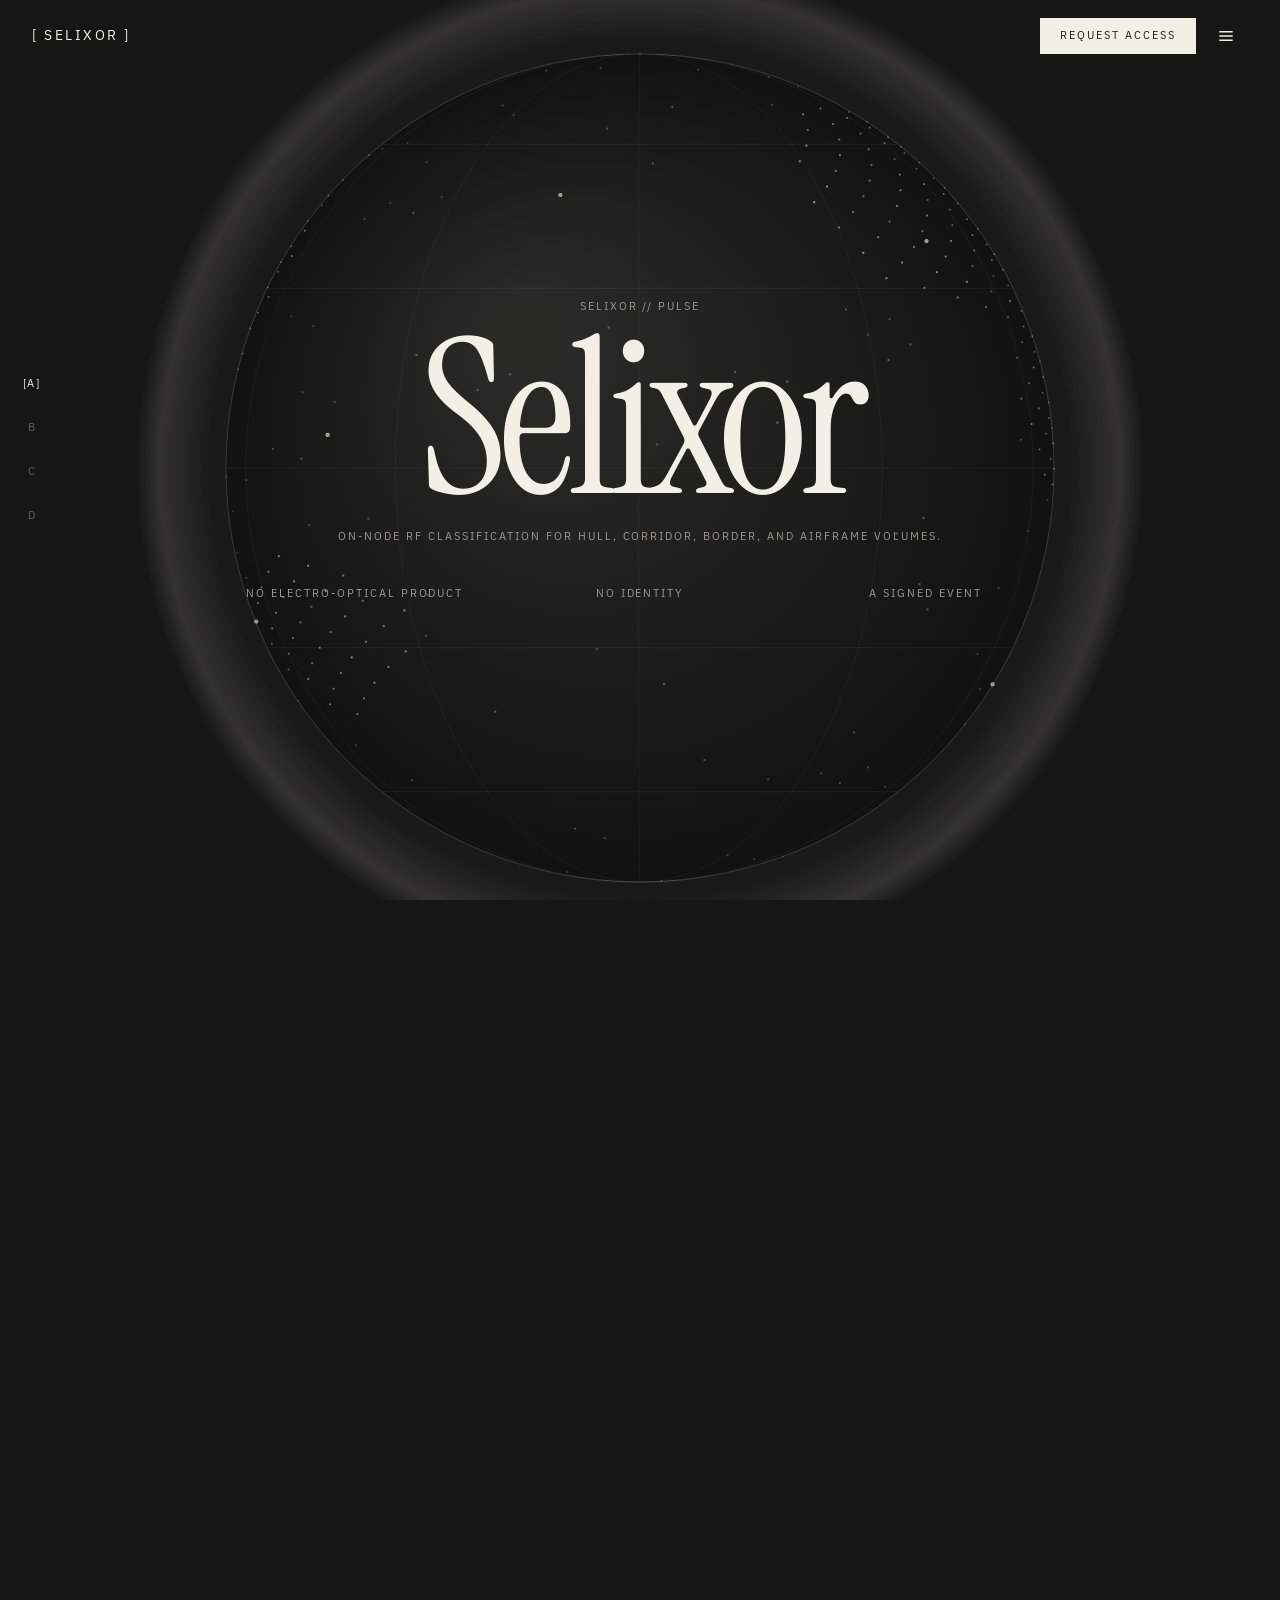
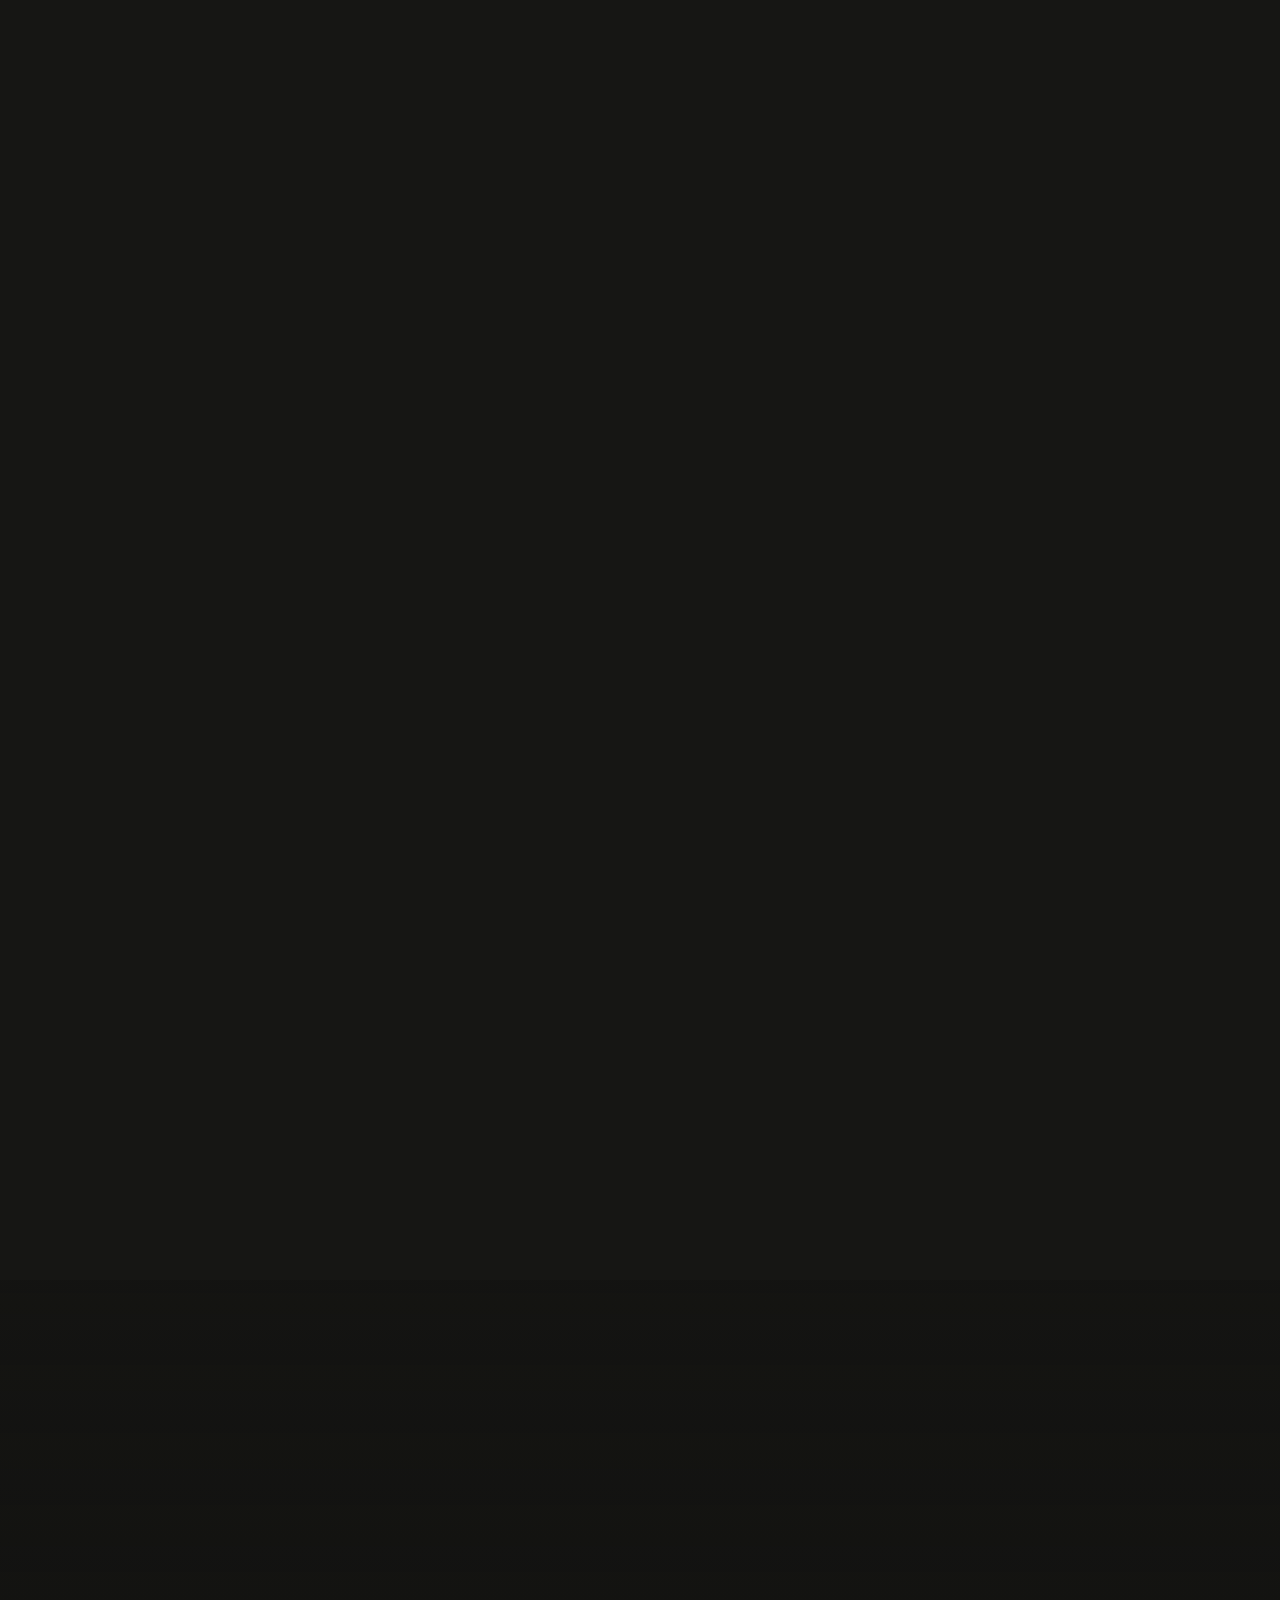
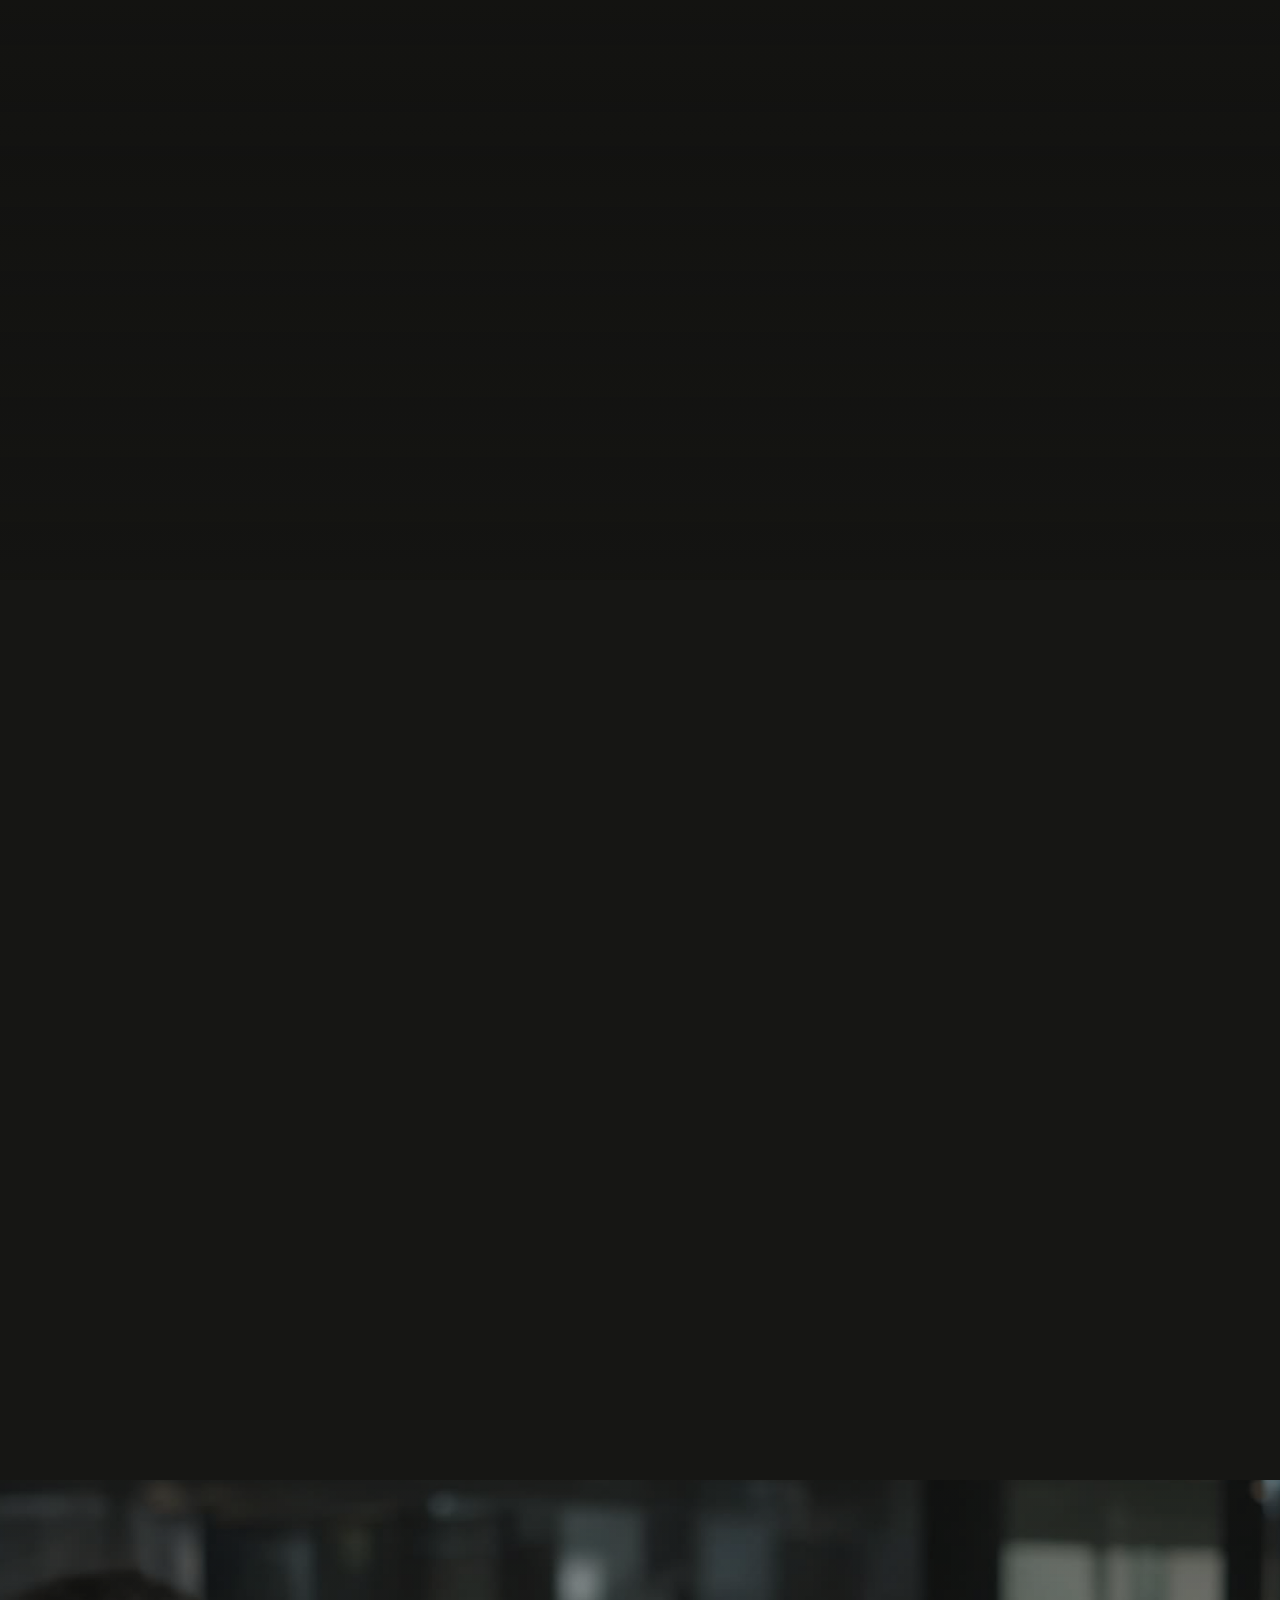
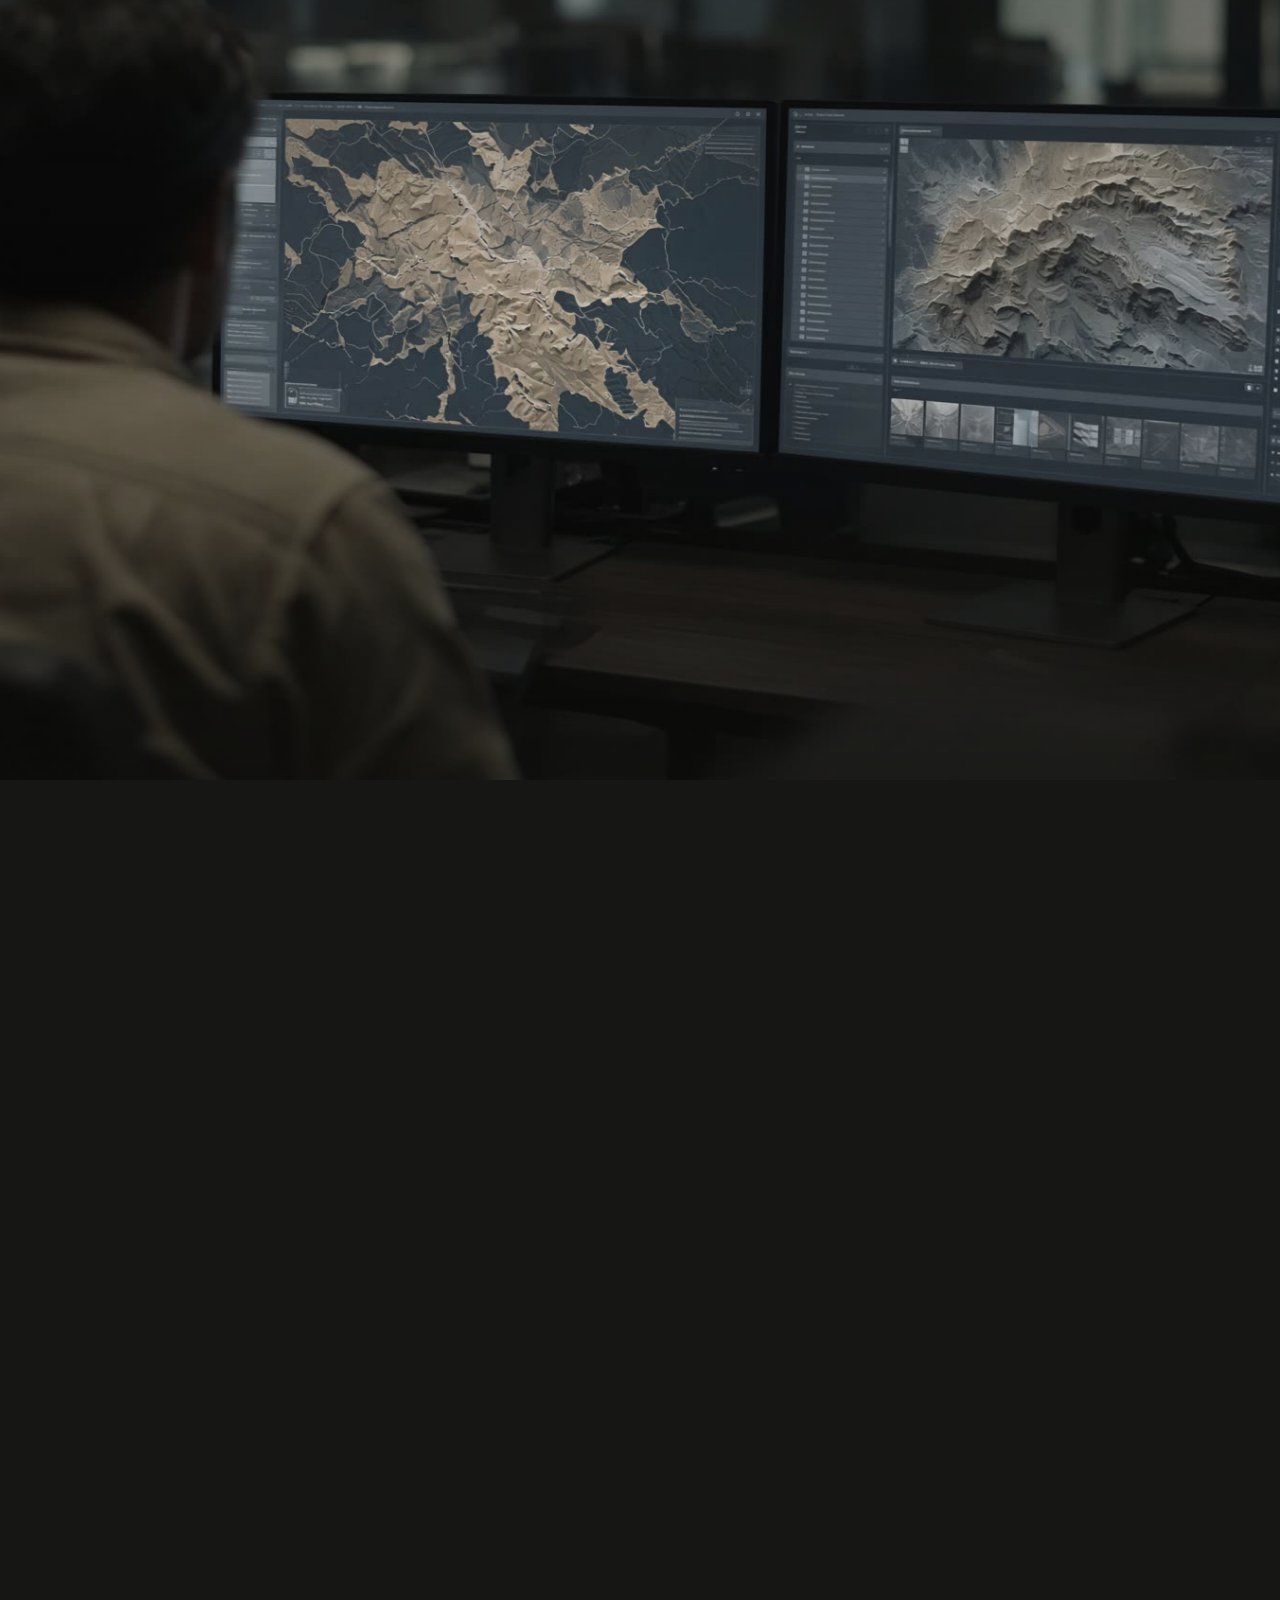
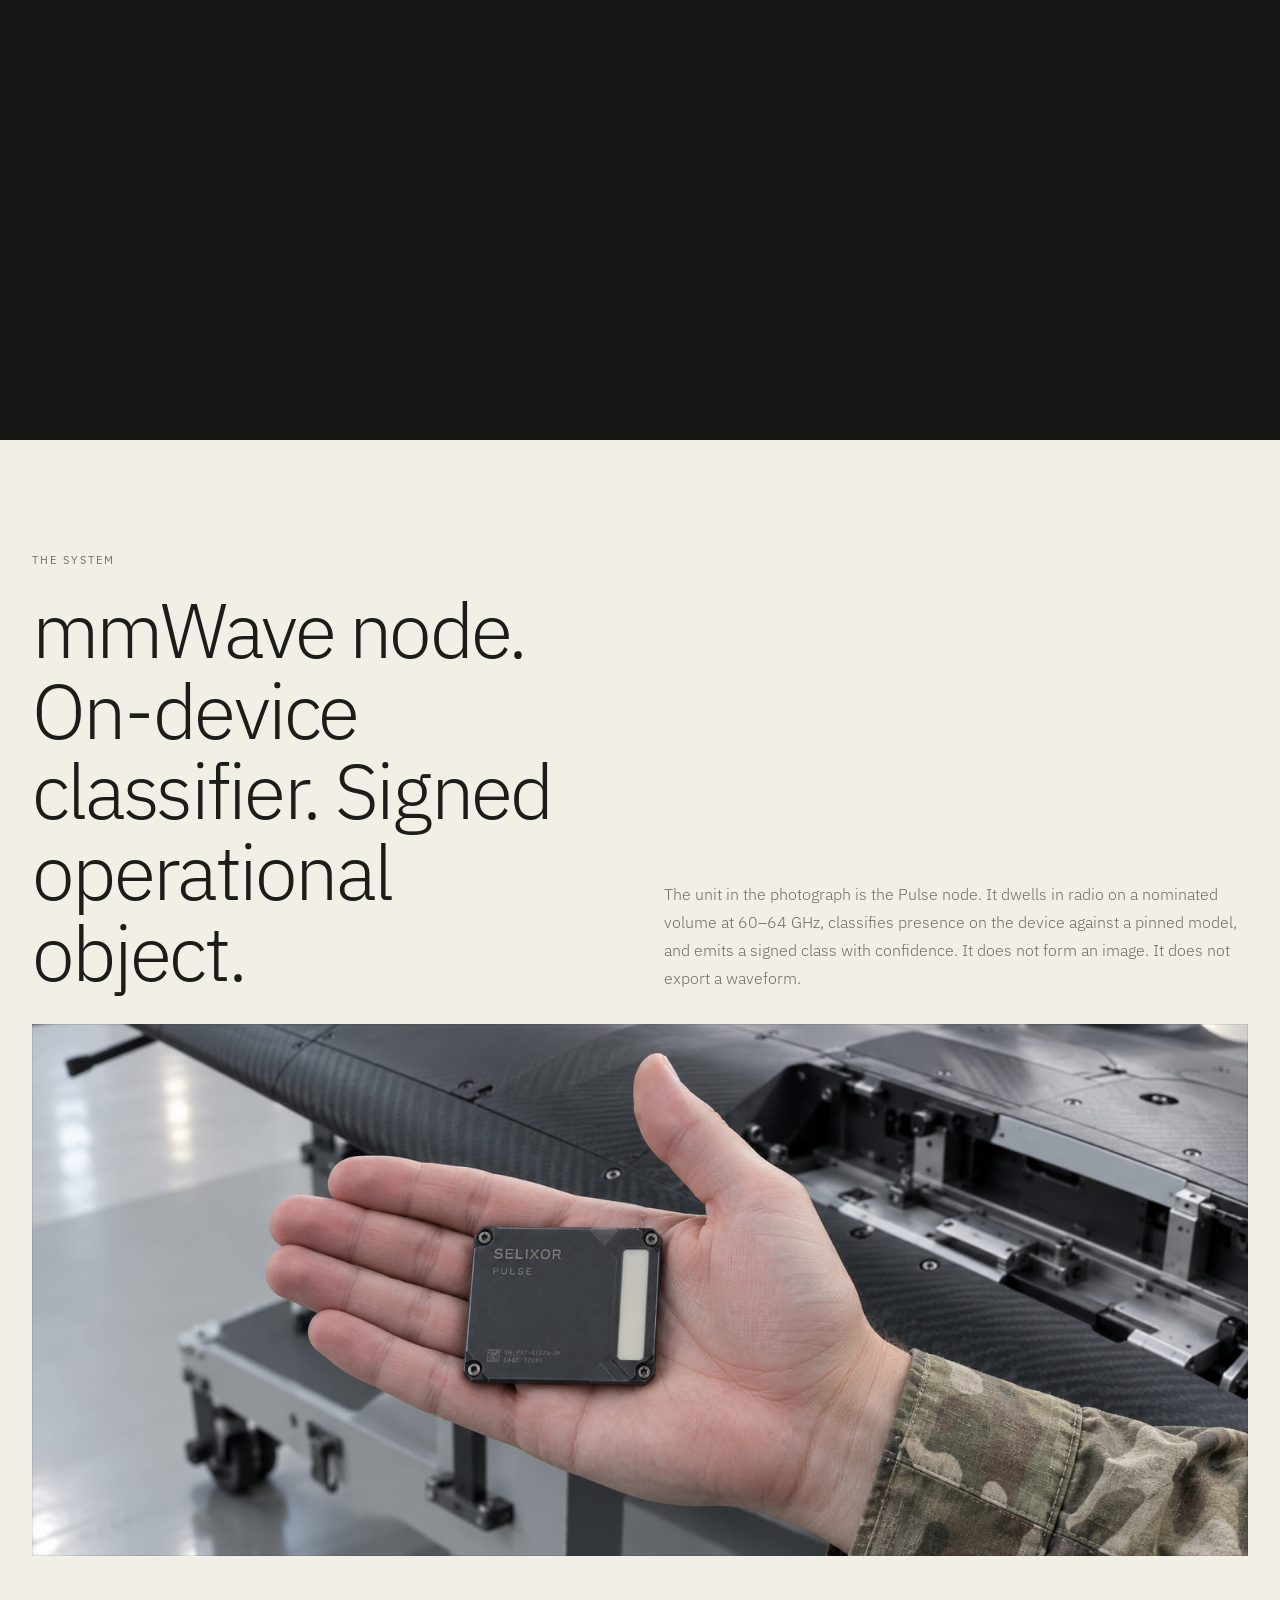
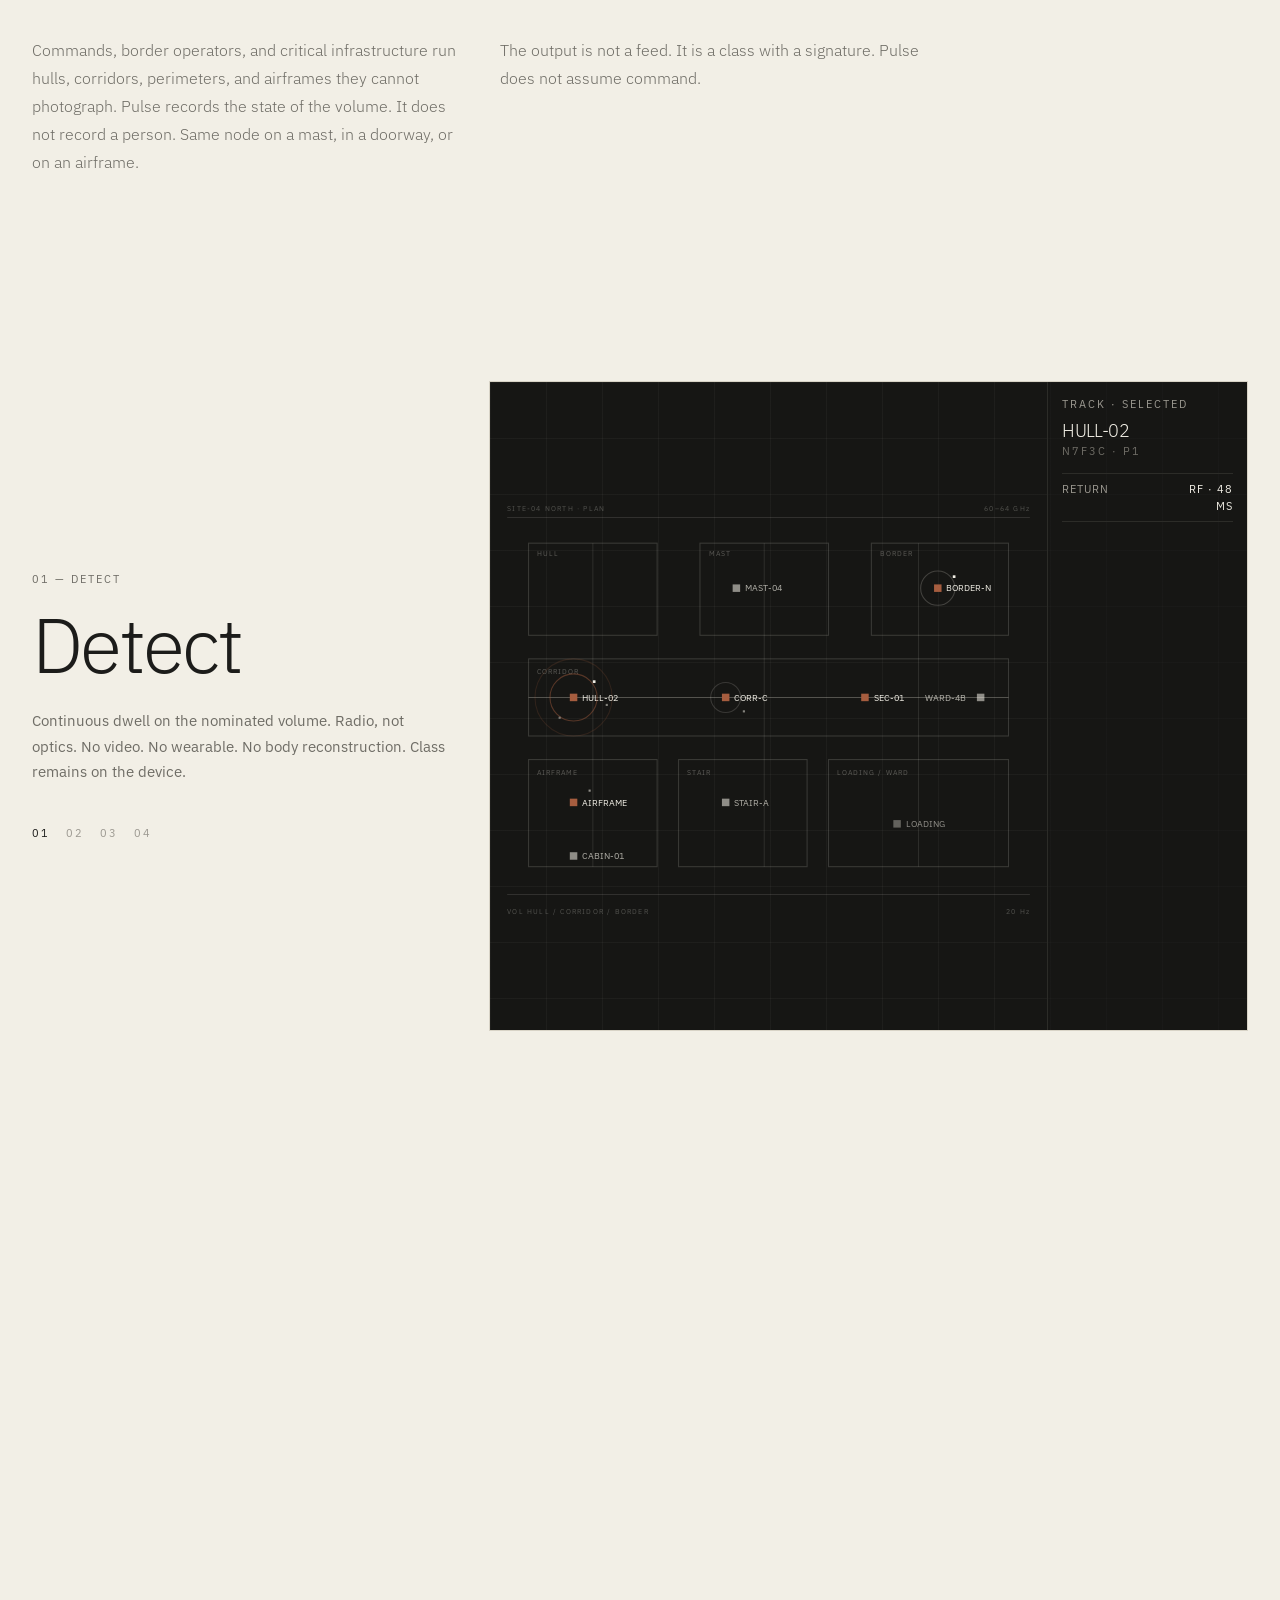
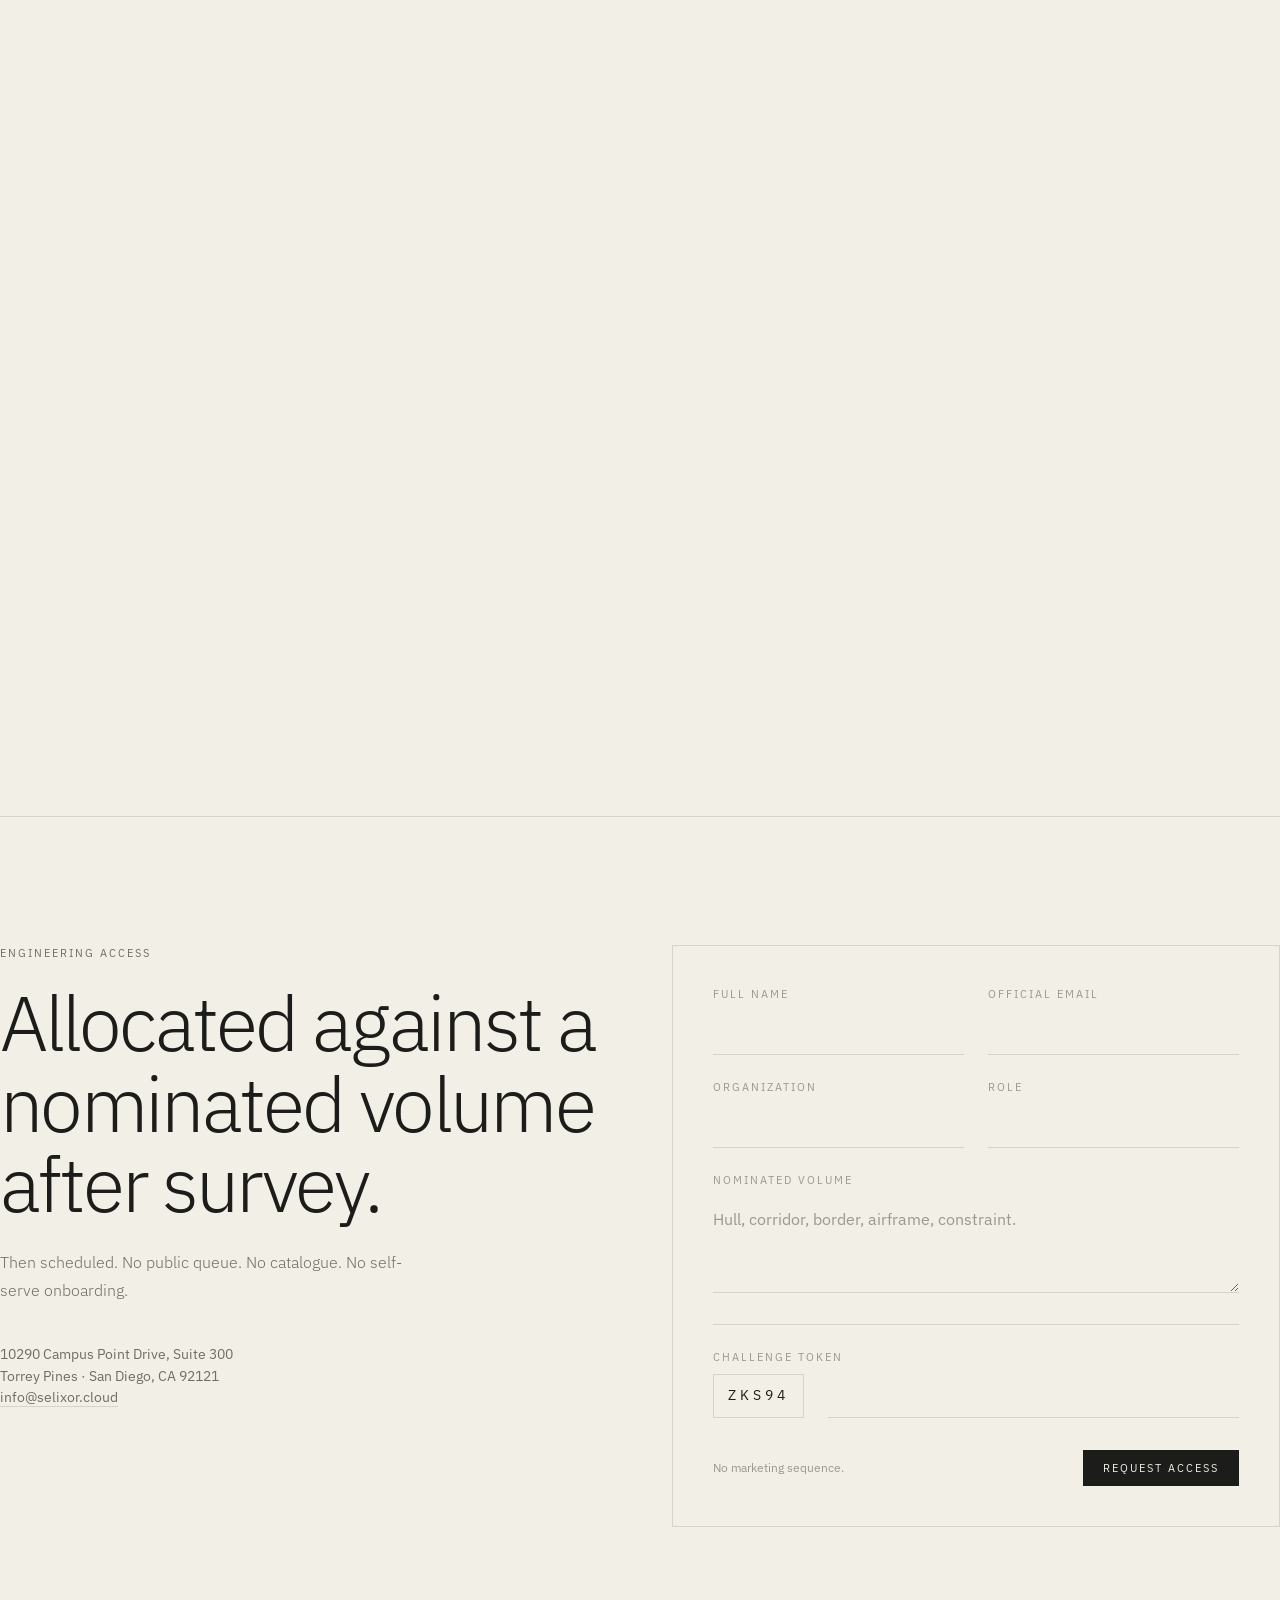
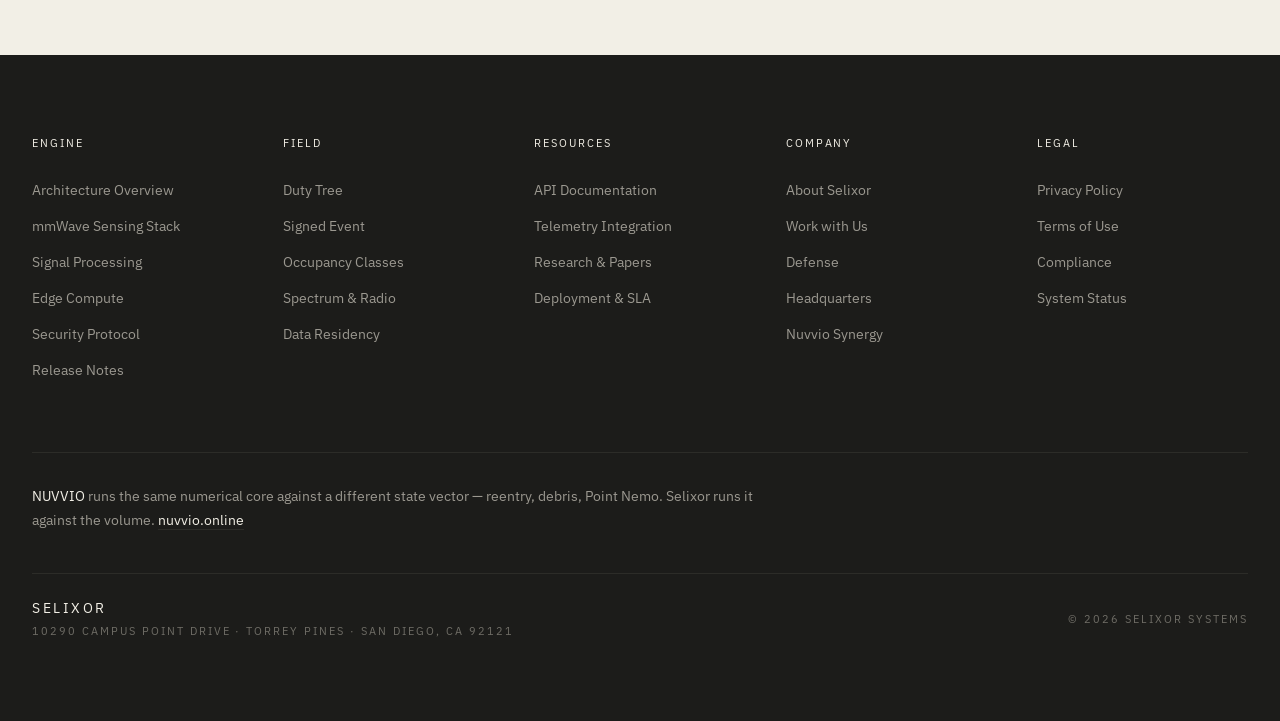
<file: index.html>
<!DOCTYPE html>
<html lang="en">
<head>
<meta charset="utf-8">
<meta name="viewport" content="width=device-width, initial-scale=1, viewport-fit=cover">
<meta name="theme-color" content="#F2EFE6">
<title>Selixor Systems — Pulse | On-node class for C2 volumes</title>
<meta name="description" content="Selixor Systems builds Pulse: on-node radio that classifies presence in hull, corridor, and border volumes without forming an image. Signed events into the duty tree or C2.">
<meta name="author" content="Selixor Systems">
<meta name="application-name" content="Selixor Systems">
<meta name="robots" content="index, follow, max-image-preview:large, max-snippet:-1, max-video-preview:-1">
<link rel="canonical" href="https://selixor.cloud/">
<meta property="og:site_name" content="Selixor Systems">
<meta property="og:locale" content="en_US">
<meta property="og:type" content="website">
<meta property="og:url" content="https://selixor.cloud/">
<meta property="og:title" content="Selixor Systems — Pulse">
<meta property="og:description" content="Non-optical presence class for hull, corridor, and border volumes. On-node inference. Signed event into the duty tree or C2.">
<meta property="og:image" content="https://selixor.cloud/og.jpg">
<meta property="og:image:type" content="image/jpeg">
<meta property="og:image:width" content="1200">
<meta property="og:image:height" content="630">
<meta property="og:image:alt" content="Selixor Pulse — non-optical sensing for C2 and institutional volumes">
<meta name="twitter:card" content="summary_large_image">
<meta name="twitter:title" content="Selixor Systems — Pulse">
<meta name="twitter:description" content="A class, decided on the node. No photograph. Hull, corridor, border. Signed event into the duty tree or C2.">
<meta name="twitter:image" content="https://selixor.cloud/og.jpg">
<meta name="twitter:image:alt" content="Selixor Systems — Pulse">
<script type="application/ld+json">
{
  "@context": "https://schema.org",
  "@graph": [
    {
      "@type": "Organization",
      "@id": "https://selixor.cloud/#organization",
      "name": "Selixor Systems",
      "alternateName": ["Selixor", "Selixor Pulse"],
      "url": "https://selixor.cloud/",
      "email": "info@selixor.cloud",
      "description": "Selixor Systems builds Pulse, a non-optical sensing layer for commands, border operators, and critical infrastructure. Radio classifies presence inside a hull, corridor, or border volume without forming an image. Inference stays on the node. A signed class enters the duty tree or C2 bus the operator already runs.",
      "knowsAbout": [
        "non-optical sensing",
        "on-node inference",
        "C2",
        "duty tree",
        "millimeter-wave radar",
        "border volumes",
        "hull volumes"
      ],
      "address": {
        "@type": "PostalAddress",
        "streetAddress": "10290 Campus Point Drive, Suite 300",
        "addressLocality": "San Diego",
        "addressRegion": "CA",
        "postalCode": "92121",
        "addressCountry": "US"
      },
      "sameAs": ["https://www.nuvvio.online/"]
    },
    {
      "@type": "WebSite",
      "@id": "https://selixor.cloud/#website",
      "url": "https://selixor.cloud/",
      "name": "Selixor Systems",
      "description": "Official site of Selixor Systems. Pulse is the non-optical presence class for institutional and C2 volumes.",
      "inLanguage": "en-US",
      "publisher": { "@id": "https://selixor.cloud/#organization" }
    },
    {
      "@type": "SoftwareApplication",
      "@id": "https://selixor.cloud/#pulse",
      "name": "Selixor Pulse",
      "applicationCategory": "SecurityApplication",
      "operatingSystem": "On-premises Pulse node",
      "description": "Pulse nodes watch hull, corridor, border, and airframe volumes with radio. They form no image. Occupied, still, vital, unmatched — a class decided on the device, signed, and sent into the duty tree or C2.",
      "url": "https://selixor.cloud/",
      "publisher": { "@id": "https://selixor.cloud/#organization" },
      "offers": {
        "@type": "Offer",
        "availability": "https://schema.org/LimitedAvailability",
        "url": "https://selixor.cloud/#access"
      }
    }
  ]
}
</script>
<link rel="icon" type="image/svg+xml" href="/favicon.svg">
<link rel="preconnect" href="https://fonts.googleapis.com">
<link rel="preconnect" href="https://fonts.gstatic.com" crossorigin>
<link href="https://fonts.googleapis.com/css2?family=IBM+Plex+Sans:ital,wght@0,300;0,400;0,500;0,600&family=Instrument+Serif:ital@0;1&display=swap" rel="stylesheet">
<style>
:root {
  --paper: #f2efe6;
  --paper-2: #e7e2d6;
  --ink: #1c1c1a;
  --ink-2: #2c2c28;
  --charcoal: #161614;
  --steel: #6f6d66;
  --fog: #9b9890;
  --muted: #6f6d66;
  --dim: #9b9890;
  --line: #d8d3c6;
  --line-dark: #2c2c28;
  --rust: #a65d3f;
  --danger: #8f3a32;
  --sans: "IBM Plex Sans", ui-sans-serif, system-ui, sans-serif;
  --serif: "Instrument Serif", "Times New Roman", serif;
  --wordmark: clamp(4.75rem, 20vw, 13.5rem);
  --statement: clamp(2.15rem, 6vw, 5.35rem);
  --display: clamp(1.85rem, 3.6vw, 3.15rem);
  --kicker: 0.6875rem;
  --track-d: -0.035em;
  --track-c: 0.18em;
  --ease: cubic-bezier(0.22, 1, 0.36, 1);
  --max: 1400px;
}
*, *::before, *::after { box-sizing: border-box; }
html {
  background: var(--paper);
  color: var(--ink);
  -webkit-font-smoothing: antialiased;
  -moz-osx-font-smoothing: grayscale;
  scroll-behavior: smooth;
  overflow-x: clip;
  overflow-y: visible;
}
body {
  margin: 0;
  min-width: 320px;
  overflow-x: clip;
  overflow-y: visible;
  background: var(--paper);
  color: var(--ink);
  font-family: var(--sans);
  line-height: 1.55;
}
button:not(:disabled), [role="button"]:not(:disabled) { cursor: pointer; }
::selection { background: var(--ink); color: var(--paper); }
h1, h2, h3 { text-wrap: balance; margin: 0; font-weight: 300; }
p { text-wrap: pretty; margin: 0; }
img { outline: 1px solid rgba(28,28,26,.1); outline-offset: -1px; max-width: 100%; display: block; }
a { color: inherit; text-decoration: none; }
[id] { scroll-margin-top: 4.5rem; }
button { font-family: inherit; background: none; border: 0; color: inherit; padding: 0; }
ul, ol { margin: 0; padding: 0; list-style: none; }
.kicker { font-size: var(--kicker); letter-spacing: var(--track-c); text-transform: uppercase; }
.sr-only {
  position: absolute;
  width: 1px;
  height: 1px;
  padding: 0;
  margin: -1px;
  overflow: hidden;
  clip: rect(0, 0, 0, 0);
  white-space: nowrap;
  border: 0;
}
.statement { font-family: var(--sans); font-size: var(--statement); font-weight: 300; line-height: 1.05; letter-spacing: var(--track-d); }
.wordmark { font-family: var(--serif); font-size: var(--wordmark); line-height: .82; letter-spacing: var(--track-d); font-weight: 400; }
.wrap { width: 100%; max-width: var(--max); margin: 0 auto; padding: 0 1rem; }
@media (min-width: 640px) { .wrap { padding: 0 2rem; } }
.fog { color: var(--fog); }
.steel { color: var(--steel); }
.paper { color: var(--paper); }
.ink { color: var(--ink); }
.muted { color: var(--muted); }
.dim { color: var(--dim); }

/* Header */
#site-header {
  position: fixed; inset: 0 0 auto; z-index: 50;
  transition: background-color .3s, border-color .3s, color .3s;
  border-bottom: 1px solid transparent;
  color: var(--paper);
}
#site-header.is-light, #site-header.menu-open {
  background: rgba(242,239,230,.95);
  border-bottom-color: var(--line);
  color: var(--ink);
  backdrop-filter: blur(8px);
  -webkit-backdrop-filter: blur(8px);
}
.nav {
  position: relative;
  height: 4rem;
  display: flex;
  align-items: center;
  justify-content: space-between;
  max-width: var(--max);
  margin: 0 auto;
  padding: 0 1rem;
  gap: .75rem;
}
@media (min-width: 640px) { .nav { height: 4.5rem; padding: 0 2rem; } }
.nav-left {
  display: flex;
  align-items: center;
  gap: 1.5rem;
  min-width: 0;
}
.brand {
  font-size: .875rem;
  letter-spacing: var(--track-c);
  text-transform: none;
  flex-shrink: 0;
}
.brand .full { display: none; }
@media (min-width: 640px) {
  .brand .full { display: inline; }
  .brand .short { display: none; }
}
.nav-right { display: flex; align-items: center; gap: .25rem; flex-shrink: 0; }
@media (min-width: 640px) { .nav-right { gap: .5rem; } }
.btn {
  display: inline-flex; align-items: center; justify-content: center;
  height: 2.25rem; padding: 0 1.25rem;
  font-size: var(--kicker); letter-spacing: var(--track-c); text-transform: uppercase;
  transition: background-color .15s, color .15s, opacity .15s, transform .15s;
  user-select: none;
}
.btn:active:not(:disabled) { transform: scale(.96); }
.btn:disabled { opacity: .4; pointer-events: none; }
.btn-primary { background: var(--ink); color: var(--paper); }
.btn-primary:hover { opacity: .9; }
.btn-inverse { background: var(--paper); color: var(--ink); }
.btn-inverse:hover { background: var(--paper-2); }
#site-header.is-light .btn-access, #site-header.menu-open .btn-access {
  background: var(--ink); color: var(--paper);
}
#site-header:not(.is-light):not(.menu-open) .btn-access {
  background: var(--paper); color: var(--ink);
}
.btn-access .long { display: none; }
@media (min-width: 640px) {
  .btn-access .short { display: none; }
  .btn-access .long { display: inline; }
}
.menu-btn {
  display: inline-flex; width: 2.75rem; height: 2.75rem;
  align-items: center; justify-content: center;
}
.mobile-menu {
  display: none;
  border-top: 1px solid var(--line);
  background: var(--paper);
  color: var(--ink);
}
#site-header.menu-open .mobile-menu { display: block; }
.mobile-menu a {
  display: flex; min-height: 2.75rem; align-items: center;
  border-bottom: 1px solid var(--line);
  padding: 0 1rem;
  font-size: .875rem; letter-spacing: var(--track-c); text-transform: uppercase;
}

/* Chapter rail */
.chapter-rail {
  pointer-events: none;
  position: fixed; left: 1rem; top: 50%; z-index: 40;
  transform: translateY(-50%);
  display: none;
}
@media (min-width: 1024px) { .chapter-rail { display: block; } }
.chapter-rail ol { pointer-events: auto; display: flex; flex-direction: column; gap: .75rem; }
.chapter-rail a {
  display: flex; width: 2rem; height: 2rem;
  align-items: center; justify-content: center;
  font-size: var(--kicker); letter-spacing: var(--track-c);
  color: rgba(242,239,230,.35);
  transition: color .2s;
}
.chapter-rail a:hover { color: rgba(242,239,230,.7); }
.chapter-rail a.is-on { color: var(--paper); }
body.theme-light .chapter-rail a { color: rgba(28,28,26,.3); }
body.theme-light .chapter-rail a:hover { color: rgba(28,28,26,.7); }
body.theme-light .chapter-rail a.is-on { color: var(--ink); }

/* Opening */
#top { position: relative; background: var(--charcoal); color: var(--paper); height: 280vh; overflow: visible; }
@media (min-width: 768px) { #top { height: 320vh; } }
html.reduce #top { height: auto; }
.sticky-frame {
  position: sticky; top: 0;
  display: flex; flex-direction: column;
  width: 100%;
  height: 100svh;
  min-height: 100svh;
  overflow: hidden;
}
html.reduce .sticky-frame { position: relative; }
#globe { position: absolute; inset: 0; }
#globe canvas { width: 100%; height: 100%; display: block; }
.veil { position: absolute; inset: 0; background: var(--charcoal); pointer-events: none; }
.overlay { position: absolute; inset: 0; }
.overlay.is-off { display: none; }
.center { display: flex; flex-direction: column; align-items: center; justify-content: center; }
.enter-grid {
  margin-top: 2.5rem; width: 100%; max-width: 56rem;
  display: grid; grid-template-columns: 1fr; gap: 1.5rem;
  padding: 0 2rem; text-align: center;
}
@media (min-width: 640px) { .enter-grid { grid-template-columns: 1fr 1fr 1fr; } }
.reduce-block { display: none; border-top: 1px solid var(--line-dark); padding: 6rem 1.5rem; text-align: center; }
html.reduce .reduce-block { display: block; }

/* Theater */
.theater { position: absolute; inset: 0; padding-top: 4.5rem; }
.volumes {
  position: absolute; left: .75rem; right: .75rem; bottom: .75rem;
  max-height: 40%; overflow: auto;
  border: 1px solid var(--line-dark);
  background: rgba(22,22,20,.92);
  z-index: 4;
}
@media (min-width: 768px) {
  .volumes {
    top: 2rem;
    right: auto;
    bottom: auto;
    left: 3rem;
    max-height: none;
    height: auto;
    width: 20rem;
    overflow: hidden;
    border-width: 1px 1px 1px 0;
  }
}
@media (min-width: 1024px) { .volumes { width: 24rem; } }
.vol-head, .vol-sub, .vol-row {
  display: flex; align-items: center; justify-content: space-between;
  padding: .5rem 1rem;
}
.vol-head { border-bottom: 1px solid var(--line-dark); padding: .75rem 1rem; }
.vol-row { align-items: flex-start; gap: .75rem; border-top: 1px solid var(--line-dark); padding: .625rem 1rem; }
.vol-row.is-active { background: rgba(242,239,230,.05); }
.dot { width: .375rem; height: .375rem; border-radius: 99px; flex-shrink: 0; background: rgba(242,239,230,.4); }
.dot.p1 { background: var(--rust); }
.os-scan {
  background-image:
    linear-gradient(to right, rgba(242,239,230,.04) 1px, transparent 1px),
    linear-gradient(to bottom, rgba(242,239,230,.04) 1px, transparent 1px);
  background-size: 56px 56px;
}
.theater-kicker {
  pointer-events: none; position: absolute; inset-inline: 0; top: 4.75rem;
  text-align: center; display: none;
}
.theater-note {
  pointer-events: none; position: absolute; bottom: 1rem; left: 50%;
  width: min(92%, 52rem); transform: translateX(-50%);
  text-align: center; display: none;
}
@media (min-width: 768px) {
  .theater-kicker, .theater-note { display: block; }
}

/* Field / Response */
#field, #response { position: relative; background: var(--charcoal); color: var(--paper); overflow: visible; }
#field { height: 200vh; }
#response { height: 240vh; }
html.reduce #field, html.reduce #response { height: auto; }
.full-img { position: absolute; inset: 0; width: 100%; height: 100%; object-fit: cover; outline: none; opacity: 1; will-change: transform; z-index: 0; }
.shade {
  position: absolute; inset: 0;
  z-index: 1;
  background: linear-gradient(to bottom, rgba(22,22,20,.38), rgba(22,22,20,.04), rgba(22,22,20,.42));
  pointer-events: none;
}
.shade-2 {
  position: absolute; inset: 0;
  z-index: 1;
  background: linear-gradient(to bottom, rgba(22,22,20,.32), rgba(22,22,20,.04), rgba(22,22,20,.4));
  pointer-events: none;
}
.type-block {
  position: relative; z-index: 10;
  display: flex; flex-direction: column; align-items: center; justify-content: center;
  height: 100%; padding: 0 1.5rem; text-align: center;
}

/* Platform / light */
#platform { background: var(--paper); color: var(--ink); }
.platform-head {
  display: grid; grid-template-columns: 1fr; gap: 3rem; align-items: end;
  padding: 7rem 0 2rem;
}
@media (min-width: 1024px) { .platform-head { grid-template-columns: 1fr 1fr; } }
.arch-img { aspect-ratio: 16/7; width: 100%; object-fit: cover; }
.two-col { display: grid; grid-template-columns: 1fr; gap: 2.5rem; max-width: 56rem; padding: 5rem 0; }
@media (min-width: 768px) { .two-col { grid-template-columns: 1fr 1fr; } }
.body-copy { font-size: 16px; font-weight: 300; line-height: 1.75; color: var(--muted); }

/* Stages */
#stages { position: relative; height: 240vh; }
html.reduce #stages { height: auto; padding: 2rem 0 4rem; }
.stages-sticky {
  position: sticky; top: 0;
  min-height: 100svh; display: flex; align-items: center;
}
html.reduce .stages-sticky { position: relative; min-height: 0; }
.stages-grid {
  display: grid; grid-template-columns: 1fr; gap: 3rem; align-items: center;
  width: 100%; padding: 6rem 0;
}
@media (min-width: 1024px) { .stages-grid { grid-template-columns: 1fr 1fr; } }
.stage-nums { display: flex; gap: 1rem; margin-top: 2.5rem; }
.stage-nums li { font-size: var(--kicker); letter-spacing: var(--track-c); text-transform: uppercase; color: var(--fog); }
.stage-nums li.is-on { color: var(--ink); }
.viz-frame { border: 1px solid var(--line); background: var(--charcoal); color: var(--paper); }
.viz { display: none; aspect-ratio: 16/10; position: relative; overflow: hidden; }
.viz.is-on { display: block; }
.viz-pad { padding: 1.5rem; }
html.reduce .reduce-stages { display: grid; gap: 2.5rem; }
@media (min-width: 768px) { html.reduce .reduce-stages { grid-template-columns: 1fr 1fr; } }
html.reduce .stages-live { display: none; }
.reduce-stages { display: none; }
html.reduce .reduce-stages { display: grid; }
.bar-track { height: 1px; background: var(--line-dark); margin-top: .5rem; }
.bar-fill { height: 1px; background: rgba(242,239,230,.3); }
.bar-fill.full { background: var(--paper); }

/* Access */
#access { border-top: 1px solid var(--line); background: var(--paper); color: var(--ink); }
.access-grid {
  display: grid; grid-template-columns: 1fr; gap: 4rem;
  padding: 6rem 0;
}
@media (min-width: 1024px) { .access-grid { grid-template-columns: 1fr 1fr; padding: 8rem 0; } }
.form-box { border: 1px solid var(--line); padding: 1.5rem; }
@media (min-width: 640px) { .form-box { padding: 2.5rem; } }
.form-grid { display: grid; grid-template-columns: 1fr; gap: 1.5rem; }
@media (min-width: 640px) { .form-grid { grid-template-columns: 1fr 1fr; } }
label { display: block; margin-bottom: .5rem; font-size: var(--kicker); letter-spacing: var(--track-c); text-transform: uppercase; color: var(--dim); }
input, textarea {
  width: 100%; height: 2.75rem;
  border: 0; border-bottom: 1px solid var(--line);
  background: transparent; padding: 0;
  font-family: var(--sans); font-size: .875rem; color: var(--ink);
  outline: none;
}
textarea { min-height: 6rem; height: auto; padding: .75rem 0; resize: vertical; }
input:focus, textarea:focus { border-bottom-color: var(--ink); }
input::placeholder, textarea::placeholder { color: var(--dim); }
.form-foot { display: flex; align-items: center; justify-content: space-between; gap: 1rem; margin-top: 2rem; }
.ok-box { border: 1px solid var(--line); padding: 4rem 2rem; text-align: center; }
.err { color: var(--danger); font-size: .75rem; }

/* Footer */
footer { background: var(--ink); color: var(--paper); }
.foot-grid { display: grid; grid-template-columns: 1fr 1fr; gap: 2.5rem; padding: 5rem 0 0; }
@media (min-width: 768px) { .foot-grid { grid-template-columns: 1fr 1fr 1fr; } }
@media (min-width: 1100px) { .foot-grid { grid-template-columns: 1fr 1fr 1fr 1fr 1fr; } }
.foot-col h3 { font-size: var(--kicker); letter-spacing: var(--track-c); text-transform: uppercase; font-weight: 400; color: var(--paper); }
.foot-col ul { margin-top: 1.25rem; }
.foot-col button, .foot-col a {
  display: block; min-height: 2.25rem;
  text-align: left; font-size: .875rem; color: var(--fog);
  transition: color .15s;
}
.foot-col button:hover, .foot-col a:hover { color: var(--paper); }
.nuvvio-note { margin-top: 4rem; border-top: 1px solid var(--line-dark); padding-top: 2rem; }
.nuvvio-note p { max-width: 48rem; font-size: .875rem; line-height: 1.7; color: var(--fog); }
.nuvvio-note a { color: var(--paper); text-decoration: underline; text-underline-offset: 4px; text-decoration-color: var(--line-dark); }
.nuvvio-note a:hover { text-decoration-color: var(--paper); }
.foot-end {
  margin-top: 2.5rem; border-top: 1px solid var(--line-dark); padding: 1.5rem 0 5rem;
  display: flex; flex-direction: column; gap: 1rem;
}
@media (min-width: 640px) {
  .foot-end { flex-direction: row; align-items: center; justify-content: space-between; }
}

/* Overlays */
.sheet {
  display: none;
  position: fixed; inset: 0; z-index: 80;
  overflow-y: auto;
  background: var(--paper); color: var(--ink);
}
.sheet.is-open { display: block; animation: overlay-in .4s var(--ease) both; }
.sheet-head {
  position: sticky; top: 0; z-index: 10;
  display: flex; align-items: center; justify-content: space-between;
  border-bottom: 1px solid var(--line);
  background: rgba(242,239,230,.95);
  padding: .75rem 1rem;
}
@media (min-width: 640px) { .sheet-head { padding: .75rem 2rem; } }
.back-btn {
  display: inline-flex; min-height: 2.75rem; align-items: center; gap: .5rem;
  font-size: var(--kicker); letter-spacing: var(--track-c); text-transform: uppercase;
  color: var(--muted);
}
.back-btn:hover { color: var(--ink); }
.about-body { max-width: 1100px; margin: 0 auto; padding: 4rem 1rem; }
@media (min-width: 640px) { .about-body { padding: 6rem 2rem; } }
.origin { max-width: 42rem; margin-top: 3rem; }
.origin p { font-size: 16px; font-weight: 300; line-height: 1.8; color: var(--muted); margin-top: 1.5rem; }
@media (min-width: 640px) { .origin p { font-size: 17px; } }
.roster { margin-top: 6rem; }
.founder {
  margin-top: 3rem;
  display: grid; grid-template-columns: 1fr; gap: 3rem; align-items: center;
}
@media (min-width: 1024px) { .founder { grid-template-columns: minmax(0,.9fr) minmax(0,1.1fr); } }
.portrait { position: relative; aspect-ratio: 3/4; overflow: hidden; background: var(--paper-2); }
.portrait img {
  position: relative; z-index: 1;
  width: 100%; height: 100%; object-fit: cover; object-position: top;
  filter: grayscale(1) contrast(1.1);
  transition: filter .5s, transform .5s;
}
.portrait img.is-missing { opacity: 0; }
.portrait:has(.plate-pending) img { opacity: 0; }
.portrait:has(.plate-pending) img.is-ready { opacity: 1; }
.portrait:hover img:not(.is-missing) { filter: none; transform: scale(1.03); }
.plate-pending {
  position: absolute; inset: 0; z-index: 2;
  display: flex; align-items: center; justify-content: center;
  pointer-events: none;
  color: var(--steel);
}
.team-grid { margin-top: 4rem; display: grid; grid-template-columns: 1fr; gap: 2.5rem; }
@media (min-width: 640px) { .team-grid { grid-template-columns: 1fr 1fr; } }
@media (min-width: 1024px) { .team-grid { grid-template-columns: 1fr 1fr 1fr; } }
.hq { margin-top: 6rem; border-top: 1px solid var(--line); padding-top: 4rem; }
.hq-frame { margin-top: 2.5rem; overflow: hidden; border: 1px solid var(--line); background-image:url("[data-uri]"); background-size:cover; background-position:center center; background-repeat:no-repeat; }
.hq-frame img { aspect-ratio: 16/8; width: 100%; object-fit: cover; }
.hq-cap {
  display: flex; flex-direction: column; gap: .5rem;
  border-top: 1px solid var(--line); padding: 1rem 1.25rem;
}
@media (min-width: 640px) { .hq-cap { flex-direction: row; justify-content: space-between; } }

.doc-body { max-width: 720px; margin: 0 auto; padding: 3.5rem 1rem 5rem; }
@media (min-width: 640px) { .doc-body { padding: 5rem 1.5rem; } }
.doc-body h1 { margin-top: .75rem; font-size: var(--display); letter-spacing: var(--track-d); }
.doc-body .p { margin-top: 1.25rem; font-size: 15px; line-height: 1.75; color: var(--muted); }
.doc-body h2 { margin-top: 2.5rem; font-size: 1.25rem; font-weight: 300; }
.doc-body ul { margin-top: 1rem; padding-left: 1.25rem; list-style: disc; }
.doc-body li { font-size: 15px; line-height: 1.7; color: var(--muted); margin-top: .4rem; }
.spec { margin-top: 1.5rem; border-top: 1px solid var(--line); border-bottom: 1px solid var(--line); }
.spec-row {
  display: grid; grid-template-columns: 1fr; gap: .25rem;
  padding: .75rem 0; border-top: 1px solid var(--line);
}
.spec-row:first-child { border-top: 0; }
@media (min-width: 640px) { .spec-row { grid-template-columns: 180px 1fr; gap: 1.5rem; } }
.spec-row dt { font-size: var(--kicker); letter-spacing: var(--track-c); text-transform: uppercase; }
.spec-row dd { font-size: .875rem; color: var(--muted); }
.partner-cards { margin-top: 2.5rem; display: grid; gap: 1.5rem; }
.partner-cards figure { border: 1px solid var(--line); }
.partner-cards img { aspect-ratio: 16/7; width: 100%; object-fit: cover; filter: grayscale(1); }
.partner-cards figcaption { padding: 1rem 1.25rem; }
.doc-foot { margin-top: 4rem; border-top: 1px solid var(--line); padding-top: 1.5rem; font-size: .875rem; color: var(--dim); }
.doc-foot button { color: var(--ink); text-decoration: underline; text-underline-offset: 4px; text-decoration-color: var(--line); }

.reveal { opacity: 0; transform: translateY(12px); transition: opacity .7s var(--ease), transform .7s var(--ease); }
.reveal.is-visible { opacity: 1; transform: none; }
@keyframes overlay-in {
  from { opacity: 0; transform: translateY(12px); }
  to { opacity: 1; transform: none; }
}
@media (prefers-reduced-motion: reduce) {
  html { scroll-behavior: auto; }
  .reveal, .reveal.is-visible { opacity: 1; transform: none; transition: none; }
  .sheet.is-open { animation: none; }
}

.icon { width: 1.25rem; height: 1.25rem; display: block; }
.icon[hidden], .icon-sm[hidden] { display: none; }
.icon-sm { width: 1rem; height: 1rem; }


/* Any file named laptop.jpg / console.jpg / operator.jpg / architecture.jpg
   fills the same slot. The box size does not follow the photo's own dimensions. */
img.full-img,
video.full-img {
  position: absolute;
  inset: 0;
  width: 100% !important;
  height: 100% !important;
  max-width: none !important;
  max-height: none !important;
  object-fit: cover !important;
  object-position: center center !important;
  transform-origin: center center;
  outline: none;
  opacity: 1;
  color: transparent;
  font-size: 0;
}
video.full-img {
  opacity: 1;
  z-index: 0;
  pointer-events: none;
  background: var(--charcoal);
  filter: brightness(1.14) contrast(1.06);
  object-fit: cover !important;
  object-position: center center !important;
  transform: none !important;
}
video.full-img.is-on {
  opacity: 1;
}

/* iPhone / iPad: native 1792×914 frame, full width, no crop.
   Copy sits below the cinematic (same pattern as a landscape product shot).
   Desktop keeps the original 100svh pinned cover. */
@media (max-width: 1024px) {
  #field {
    height: auto !important;
  }
  #field .sticky-frame {
    position: relative;
    height: auto;
    min-height: 0;
    overflow: hidden;
    background: var(--charcoal);
  }
  #field video.full-img {
    position: relative !important;
    inset: auto !important;
    top: auto !important;
    right: auto !important;
    bottom: auto !important;
    left: auto !important;
    flex: 0 0 auto;
    width: 100% !important;
    height: auto !important;
    max-width: 100% !important;
    max-height: none !important;
    aspect-ratio: 1792 / 914;
    object-fit: contain !important;
    object-position: center center !important;
    transform: none !important;
    display: block;
  }
  #field .shade { display: none; }
  #field .type-block {
    position: relative;
    height: auto;
    min-height: 0;
    padding: 2rem 1.25rem 3rem;
    justify-content: flex-start;
  }
}
img.arch-img {
  color: transparent;
  font-size: 0;
}
.arch-frame {
  position: relative;
  display: block;
  width: 100%;
  aspect-ratio: 16 / 7;
  overflow: hidden;
  background: var(--paper-2);
}
img.arch-img {
  position: absolute;
  inset: 0;
  width: 100% !important;
  height: 100% !important;
  max-width: none !important;
  max-height: none !important;
  object-fit: cover !important;
  object-position: center center !important;
}
.portrait img {
  position: absolute;
  inset: 0;
  width: 100% !important;
  height: 100% !important;
  max-width: none !important;
  object-fit: cover !important;
  object-position: top center !important;
}
.hq-frame > img,
.partner-cards img {
  width: 100% !important;
  max-width: none !important;
  object-fit: cover !important;
  object-position: center center !important;
}

/* First paint: only the opening wordmark. JS reveals the other chapters on scroll. */
#ov-statement,
#ov-theater {
  opacity: 0;
  pointer-events: none;
}

html, body, #selixor-mount {
  max-width: 100%;
  overflow-x: clip;
  overflow-y: visible;
}

.wordmark {
  max-width: 100%;
}

input, textarea {
  font-size: 16px;
}

@media (max-width: 639px) {
  :root {
    --wordmark: clamp(3.15rem, 17vw, 4.75rem);
    --statement: clamp(1.7rem, 8vw, 2.4rem);
  }
  .btn {
    min-height: 2.75rem;
    padding: 0 1rem;
  }
  .enter-grid {
    margin-top: 1.5rem;
    gap: 1rem;
    padding: 0 1rem;
  }
  .type-block {
    padding: 0 1.25rem;
  }
  .platform-head {
    padding: 5rem 0 1.5rem;
    gap: 1.75rem;
  }
  .arch-frame {
    aspect-ratio: 16 / 9;
    width: calc(100% + 2rem);
    max-width: none;
    margin-left: -1rem;
    margin-right: -1rem;
  }
  .two-col {
    padding: 3rem 0;
    gap: 1.75rem;
  }
  .access-grid {
    padding: 4rem 0;
    gap: 2.5rem;
  }
  .stages-grid {
    padding: 4.5rem 0;
    gap: 2rem;
  }
  .volumes {
    max-height: 44%;
  }
  .form-foot {
    flex-wrap: wrap;
  }
  .nav,
  .wrap {
    padding-left: max(1rem, env(safe-area-inset-left));
    padding-right: max(1rem, env(safe-area-inset-right));
  }
  .mobile-menu a {
    min-height: 2.75rem;
  }
}

@media (min-width: 640px) and (max-width: 1023px) {
  .type-block {
    padding: 0 2rem;
  }
  .stages-grid {
    padding: 5rem 0;
  }
}

html { -webkit-text-size-adjust: 100%; text-size-adjust: 100%; }
button, a, .btn, .menu-btn, .back-btn { touch-action: manipulation; -webkit-tap-highlight-color: transparent; }


/* Volumes hug the four rows — do not stretch the panel to the floor. */
.volumes {
  display: flex;
  flex-direction: column;
  height: auto;
}
#vol-list {
  overflow: hidden;
  flex: 0 0 auto;
}
.vol-board {
  display: none;
}

/* DETEC operational picture — same tokens, not a new identity */
.viz-frame { position: relative; overflow: hidden; }
.detec-wrap,
#viz-0.viz.is-on { display: block; height: 100%; }
#detec.detec {
  display: grid;
  grid-template-columns: 1fr;
  grid-template-rows: 1fr;
  position: relative;
  height: 100%;
  min-height: 0;
  color: var(--paper);
}
.detec-ins {
  position: absolute;
  left: 0;
  right: 0;
  bottom: 0;
  max-height: 44%;
  overflow: auto;
  border-top: 1px solid var(--line-dark);
  padding: 0.7rem 0.85rem 0.8rem;
  background: rgba(22, 22, 20, 0.92);
  min-width: 0;
}
@media (min-width: 540px) {
  #detec.detec {
    grid-template-columns: minmax(0, 1fr) 11.75rem;
    grid-template-rows: 1fr;
  }
  .detec-ins {
    position: relative;
    left: auto;
    right: auto;
    bottom: auto;
    max-height: none;
    overflow: auto;
    border-top: 0;
    border-left: 1px solid var(--line-dark);
    padding: 0.85rem 0.9rem;
    background: rgba(22, 22, 20, 0.55);
  }
}
@media (min-width: 1024px) {
  #detec.detec { grid-template-columns: minmax(0, 1fr) 12.5rem; }
  .stages-grid {
    grid-template-columns: minmax(20rem, 0.78fr) minmax(0, 1.42fr);
    gap: 2.5rem;
  }
  #viz-0.viz.is-on,
  .viz.is-on {
    aspect-ratio: unset;
    height: min(72vh, 42rem);
    min-height: 28rem;
  }
}
.detec-map {
  display: block;
  width: 100%;
  height: 100%;
  min-height: 0;
}
.detec-ins-id {
  margin-top: 0.45rem;
  font-size: 1.15rem;
  font-weight: 300;
  letter-spacing: var(--track-d);
  line-height: 1.1;
}
.detec-spec {
  margin-top: 0.85rem;
  border-top: 1px solid var(--line-dark);
}
.detec-spec > div {
  display: grid;
  grid-template-columns: 4.6rem 1fr;
  gap: 0.4rem;
  padding: 0.4rem 0;
  border-bottom: 1px solid var(--line-dark);
  font-size: 0.6875rem;
  letter-spacing: 0.08em;
  text-transform: uppercase;
}
.detec-spec dt { color: var(--fog); font-weight: 400; }
.detec-spec dd { color: var(--paper); text-align: right; font-variant-numeric: tabular-nums; }
.detec-line {
  margin-top: 0.75rem;
  line-height: 1.45;
  max-width: 22rem;
}
.detec-layer {
  transition: opacity 0.55s var(--ease);
}
#detec [data-min] {
  opacity: 0;
  pointer-events: none;
}
#detec[data-stage="0"] [data-min="0"],
#detec[data-stage="1"] [data-min="0"],
#detec[data-stage="1"] [data-min="1"],
#detec[data-stage="2"] [data-min="0"],
#detec[data-stage="2"] [data-min="1"],
#detec[data-stage="2"] [data-min="2"],
#detec[data-stage="3"] [data-min] {
  opacity: 1;
  pointer-events: auto;
}
html.reduce #detec [data-min] {
  opacity: 1;
  pointer-events: auto;
  transition: none;
}

/* Keep the live viz a single picture; reduce-motion still clones it per stage */
.reduce-stages .detec { min-height: 16rem; }
@media (min-width: 768px) {
  .reduce-stages .detec { min-height: 20rem; }
}

@media (max-width: 1023px) {
  #viz-0.viz.is-on,
  .viz.is-on {
    aspect-ratio: 5 / 4;
  }
}
@media (max-width: 639px) {
  .stages-grid {
    gap: 1.25rem;
    padding-top: 5.25rem;
    padding-bottom: 1.25rem;
  }
  .viz-frame {
    width: calc(100% + 2rem);
    max-width: none;
    margin-left: -1rem;
    margin-right: -1rem;
  }
  #viz-0.viz.is-on,
  .viz.is-on {
    aspect-ratio: unset;
    height: min(64svh, 32rem);
    min-height: 22rem;
  }
  .detec-ins {
    max-height: 28%;
    overflow: hidden;
    padding: 0.55rem 0.7rem 0.65rem;
  }
  .detec-ins-id { font-size: 1rem; margin-top: 0.25rem; }
  .detec-spec > div { padding: 0.28rem 0; }
  .detec-spec > div:nth-child(n+3) { display: none; }
  .detec-line { display: none; }
  .detec-map g[data-min="3"] { display: none; }
}

/* Field video: full Pulse frame, never cropped. Phone/iPad already contain. */
@media (min-width: 1025px) {
  #field video.full-img {
    object-fit: contain !important;
    object-position: center center !important;
  }
}

.about-block { margin-top: 4.5rem; }
.about-block .origin { margin-top: 0.5rem; }

.hp {
  position: absolute;
  left: -9999px;
  width: 1px;
  height: 1px;
  opacity: 0;
  pointer-events: none;
}
.captcha {
  margin-top: 1.5rem;
  padding-top: 1.5rem;
  border-top: 1px solid var(--line);
}
.captcha-row {
  display: grid;
  grid-template-columns: 1fr;
  gap: 1rem;
  align-items: end;
}
@media (min-width: 640px) {
  .captcha-row { grid-template-columns: auto minmax(0, 1fr); gap: 1.5rem; }
}
.captcha-code {
  display: inline-flex;
  align-items: center;
  min-height: 2.75rem;
  padding: 0 0.9rem;
  border: 1px solid var(--line);
  font-size: 0.875rem;
  letter-spacing: 0.28em;
  text-transform: uppercase;
  color: var(--ink);
  user-select: none;
}


</style>
</head>
<body>
<a class="skip" href="#platform" style="position:absolute;left:-999px">Skip to content</a>

<header id="site-header">
  <nav class="nav" aria-label="Primary">
    <div class="nav-left">
      <a class="brand" href="#top">
        <span class="short">SELIXOR</span>
        <span class="full">[ SELIXOR ]</span>
      </a>
    </div>
    <div class="nav-right">
      <a class="btn btn-access" href="#access"><span class="short">Access</span><span class="long">Request Access</span></a>
      <button type="button" class="menu-btn" id="menu-btn" aria-label="Open menu" aria-expanded="false">
        <svg class="icon" id="icon-menu" viewBox="0 0 24 24" fill="none" stroke="currentColor" stroke-width="1.75"><path d="M4 7h16M4 12h16M4 17h16"/></svg>
        <svg class="icon" id="icon-close" viewBox="0 0 24 24" fill="none" stroke="currentColor" stroke-width="1.75" hidden><path d="M6 6l12 12M18 6L6 18"/></svg>
      </button>
    </div>
  </nav>
  <div class="mobile-menu" id="mobile-menu">
    <a href="#platform">Platform</a>
    <a href="#field">Field</a>
    <a href="#response">Response</a>
    <a href="#access">Request Access</a>
  </div>
</header>

<nav class="chapter-rail" aria-label="Chapters">
  <ol>
    <li><a href="#top" data-ch="A">A</a></li>
    <li><a href="#field" data-ch="B">B</a></li>
    <li><a href="#response" data-ch="C">C</a></li>
    <li><a href="#platform" data-ch="D">D</a></li>
  </ol>
</nav>

<main>
<section id="top" data-theme="dark" data-chapter="A">
  <div class="sticky-frame">
    <div id="globe" aria-hidden="true"><canvas></canvas></div>
    <div class="veil" id="veil"></div>

    <div class="overlay center" id="ov-name">
      <p class="kicker fog">Selixor // Pulse</p>
      <h1 class="wordmark paper" style="margin-top:1rem;max-width:100vw;overflow:hidden;padding:0 .5rem;text-align:center">Selixor<span class="sr-only"> Systems — Pulse. On-node RF classification for hull, corridor, border, and airframe volumes</span></h1>
      <p class="kicker fog" style="margin-top:1.25rem;max-width:40rem;text-align:center;line-height:1.55">On-node RF classification for hull, corridor, border, and airframe volumes.</p>
      <div class="enter-grid">
        <p class="kicker fog">No electro-optical product</p>
        <p class="kicker fog">No identity</p>
        <p class="kicker fog">A signed event</p>
      </div>
    </div>

    <div class="overlay center" id="ov-statement" style="padding:0 1.5rem">
      <h2 class="statement paper" style="max-width:64rem;text-align:center">Classified on the node</h2>
      <p class="fog" style="margin-top:2rem;text-align:center;font-size:.875rem;font-weight:300">The waveform does not leave the sensor.<br>No electro-optical reconstruction.</p>
    </div>

    <div class="overlay" id="ov-theater">
      <div class="theater">
        <aside class="volumes os-scan">
          <div class="vol-head">
            <p class="kicker paper">Volumes</p>
            <p class="kicker steel">Site-04 North</p>
          </div>
          <div class="vol-sub">
            <p class="kicker fog">On-node</p>
            <p class="kicker paper" style="font-variant-numeric:tabular-nums">10</p>
          </div>
          <ul id="vol-list">
            <li class="vol-row is-active" data-i="0">
              <div style="min-width:0">
                <p class="paper" style="display:flex;align-items:center;gap:.5rem;font-size:.875rem">
                  <span class="dot p1"></span>HULL-02
                </p>
                <p class="steel" style="margin-top:2px;padding-left:14px;font-size:.75rem;font-variant-numeric:tabular-nums">vital · e 0.94 · n7f3c</p>
              </div>
              <div style="flex-shrink:0;text-align:right">
                <p class="kicker fog">P1</p>
                <p class="kicker steel" style="margin-top:2px;font-variant-numeric:tabular-nums">48 ms</p>
              </div>
            </li>
            <li class="vol-row" data-i="1">
              <div style="min-width:0">
                <p class="paper" style="display:flex;align-items:center;gap:.5rem;font-size:.875rem">
                  <span class="dot p1"></span>AIRFRAME
                </p>
                <p class="steel" style="margin-top:2px;padding-left:14px;font-size:.75rem;font-variant-numeric:tabular-nums">occupied · e 0.88 · n2a19</p>
              </div>
              <div style="flex-shrink:0;text-align:right">
                <p class="kicker fog">P1</p>
                <p class="kicker steel" style="margin-top:2px;font-variant-numeric:tabular-nums">121 ms</p>
              </div>
            </li>
            <li class="vol-row" data-i="2">
              <div style="min-width:0">
                <p class="paper" style="display:flex;align-items:center;gap:.5rem;font-size:.875rem">
                  <span class="dot p1"></span>BORDER-N
                </p>
                <p class="steel" style="margin-top:2px;padding-left:14px;font-size:.75rem;font-variant-numeric:tabular-nums">unmatched · e 0.81 · n9c04</p>
              </div>
              <div style="flex-shrink:0;text-align:right">
                <p class="kicker fog">P1</p>
                <p class="kicker steel" style="margin-top:2px;font-variant-numeric:tabular-nums">—</p>
              </div>
            </li>
            <li class="vol-row" data-i="3">
              <div style="min-width:0">
                <p class="paper" style="display:flex;align-items:center;gap:.5rem;font-size:.875rem">
                  <span class="dot p1"></span>CORR-C
                </p>
                <p class="steel" style="margin-top:2px;padding-left:14px;font-size:.75rem;font-variant-numeric:tabular-nums">occupied · e 0.90 · n4e21</p>
              </div>
              <div style="flex-shrink:0;text-align:right">
                <p class="kicker fog">P1</p>
                <p class="kicker steel" style="margin-top:2px;font-variant-numeric:tabular-nums">164 ms</p>
              </div>
            </li>
          </ul>
        </aside>
        <p class="theater-kicker kicker fog">Pulse · class resident on the nominated volume</p>
      </div>
    </div>
  </div>
  <div class="reduce-block">
    <h2 class="statement">Classified on the node</h2>
    <p class="fog" style="margin-top:1.5rem">The waveform does not leave the sensor. No electro-optical reconstruction.</p>
  </div>
</section>

<section id="field" data-theme="dark" data-chapter="B">
  <div class="sticky-frame">
    <video class="full-img" id="field-vid" muted loop playsinline webkit-playsinline preload="metadata" disablepictureinpicture width="1792" height="914">
      <source src="/cinematic/pulse.mp4" type="video/mp4">
    </video>
    <div class="shade"></div>
    <div class="type-block" id="field-type">
      <p class="kicker fog">Pulse · on-node class</p>
      <h2 class="statement" style="margin-top:1.5rem;max-width:64rem">A volume without usable EO line of sight still has a reportable state.</h2>
      <p class="fog" style="margin-top:2rem;max-width:28rem;font-size:.875rem;font-weight:300">Occupied. Still. Unmatched. Fallen. Vital. Radio returns. On-device inference. No image. No identity.</p>
    </div>
  </div>
</section>

<section id="response" data-theme="dark" data-chapter="C">
  <div class="sticky-frame">
    <img class="full-img" id="console-img" src="/cinematic/console.jpg" alt="Operator inspecting a volume on dual consoles" width="1600" height="900" loading="lazy" decoding="async">
    <img class="full-img" id="operator-img" src="/cinematic/operator.jpg" alt="Empty secure corridor — a volume under Pulse" width="1600" height="900" loading="lazy" decoding="async">
    <div class="shade-2"></div>
    <div class="type-block" id="response-type">
      <p class="kicker fog">Duty tree · signed event</p>
      <h2 class="statement" id="response-h" style="margin-top:1.5rem;max-width:64rem">The node writes a signed class into the duty tree or the C2 bus already fielded.</h2>
      <p class="fog" id="response-p" style="margin-top:2rem;max-width:32rem;font-size:.875rem;font-weight:300">Not a video wall. Not a parallel command path. Pulse does not assume command.</p>
    </div>
  </div>
</section>

<section id="platform" data-theme="light" data-chapter="D">
  <div class="wrap">
    <div class="platform-head">
      <div class="reveal">
        <p class="kicker steel">The system</p>
        <h2 class="statement" style="margin-top:1.25rem">mmWave node. On-device classifier. Signed operational object.</h2>
      </div>
      <div class="reveal">
        <p class="body-copy" style="max-width:36rem">The unit in the photograph is the Pulse node. It dwells in radio on a nominated volume at 60–64 GHz, classifies presence on the device against a pinned model, and emits a signed class with confidence. It does not form an image. It does not export a waveform.</p>
      </div>
    </div>
    <div class="arch-frame"><img class="arch-img" src="/cinematic/architecture.jpg" alt="Pulse node in the palm — SELIXOR PULSE" width="1600" height="900" loading="lazy" decoding="async"></div>
    <div class="two-col">
      <p class="body-copy">Commands, border operators, and critical infrastructure run hulls, corridors, perimeters, and airframes they cannot photograph. Pulse records the state of the volume. It does not record a person. Same node on a mast, in a doorway, or on an airframe.</p>
      <p class="body-copy">The output is not a feed. It is a class with a signature. Pulse does not assume command.</p>
    </div>
  </div>

  <div id="stages">
    <div class="stages-sticky">
      <div class="wrap stages-live">
        <div class="stages-grid">
          <div>
            <p class="kicker steel" id="stage-kicker">01 — Detect</p>
            <h3 class="statement" id="stage-title" style="margin-top:1rem">Detect</h3>
            <p class="muted" id="stage-body" style="margin-top:1.5rem;max-width:28rem;font-size:15px;line-height:1.7">Continuous dwell on the nominated volume. Radio, not optics. No video. No wearable. No body reconstruction. Class remains on the device.</p>
            <ol class="stage-nums" id="stage-nums">
              <li class="is-on">01</li><li>02</li><li>03</li><li>04</li>
            </ol>
          </div>
          <div class="viz-frame">
            <div class="viz is-on os-scan" id="viz-0">
              <div id="detec" class="detec" data-stage="0" aria-label="Pulse operational picture, Site-04 North">
                <svg class="detec-map" viewBox="0 0 520 400" role="img" aria-hidden="true">
                  <defs>
                    <filter id="detec-soft">
                      <feGaussianBlur stdDeviation="0.4" />
                    </filter>
                  </defs>

                  <!-- ticks -->
                  <g class="detec-ticks" fill="rgba(242,239,230,0.28)" font-family="IBM Plex Sans, sans-serif" font-size="7" letter-spacing="0.16em">
                    <text x="16" y="18">SITE-04 NORTH · PLAN</text>
                    <text x="504" y="18" text-anchor="end">60–64 GHz</text>
                    <text x="16" y="394">VOL HULL / CORRIDOR / BORDER</text>
                    <text x="504" y="394" text-anchor="end">20 Hz</text>
                    <path d="M16 24 H504" stroke="rgba(242,239,230,0.12)" fill="none" />
                    <path d="M16 376 H504" stroke="rgba(242,239,230,0.12)" fill="none" />
                  </g>

                  <!-- volume geometry -->
                  <g fill="none" stroke="rgba(242,239,230,0.16)" stroke-width="1">
                    <rect x="36" y="48" width="120" height="86" />
                    <rect x="196" y="48" width="120" height="86" />
                    <rect x="356" y="48" width="128" height="86" />
                    <rect x="36" y="156" width="448" height="72" />
                    <rect x="36" y="250" width="120" height="100" />
                    <rect x="176" y="250" width="120" height="100" />
                    <rect x="316" y="250" width="168" height="100" />
                    <path d="M36 192 H484" stroke="rgba(242,239,230,0.28)" />
                    <path d="M96 48 V350" stroke="rgba(242,239,230,0.1)" />
                    <path d="M256 48 V350" stroke="rgba(242,239,230,0.1)" />
                    <path d="M400 48 V350" stroke="rgba(242,239,230,0.1)" />
                  </g>
                  <g fill="rgba(242,239,230,0.32)" font-family="IBM Plex Sans, sans-serif" font-size="7" letter-spacing="0.14em">
                    <text x="44" y="60">HULL</text>
                    <text x="204" y="60">MAST</text>
                    <text x="364" y="60">BORDER</text>
                    <text x="44" y="170">CORRIDOR</text>
                    <text x="44" y="264">AIRFRAME</text>
                    <text x="184" y="264">STAIR</text>
                    <text x="324" y="264">LOADING / WARD</text>
                  </g>

                  <!-- nodes -->
                  <g id="detec-nodes">
                    <g transform="translate(78,192)">
                      <rect x="-3.5" y="-3.5" width="7" height="7" fill="#a65d3f" />
                      <text x="8" y="3" fill="#f2efe6" font-size="8" font-family="IBM Plex Sans, sans-serif">HULL-02</text>
                    </g>
                    <g transform="translate(230,90)">
                      <rect x="-3.5" y="-3.5" width="7" height="7" fill="rgba(242,239,230,0.55)" />
                      <text x="8" y="3" fill="rgba(242,239,230,0.7)" font-size="8" font-family="IBM Plex Sans, sans-serif">MAST-04</text>
                    </g>
                    <g transform="translate(418,90)">
                      <rect x="-3.5" y="-3.5" width="7" height="7" fill="#a65d3f" />
                      <text x="8" y="3" fill="#f2efe6" font-size="8" font-family="IBM Plex Sans, sans-serif">BORDER-N</text>
                    </g>
                    <g transform="translate(220,192)">
                      <rect x="-3.5" y="-3.5" width="7" height="7" fill="#a65d3f" />
                      <text x="8" y="3" fill="#f2efe6" font-size="8" font-family="IBM Plex Sans, sans-serif">CORR-C</text>
                    </g>
                    <g transform="translate(350,192)">
                      <rect x="-3.5" y="-3.5" width="7" height="7" fill="#a65d3f" />
                      <text x="8" y="3" fill="#f2efe6" font-size="8" font-family="IBM Plex Sans, sans-serif">SEC-01</text>
                    </g>
                    <g transform="translate(458,192)">
                      <rect x="-3.5" y="-3.5" width="7" height="7" fill="rgba(242,239,230,0.55)" />
                      <text x="-52" y="3" fill="rgba(242,239,230,0.7)" font-size="8" font-family="IBM Plex Sans, sans-serif">WARD-4B</text>
                    </g>
                    <g transform="translate(78,290)">
                      <rect x="-3.5" y="-3.5" width="7" height="7" fill="#a65d3f" />
                      <text x="8" y="3" fill="#f2efe6" font-size="8" font-family="IBM Plex Sans, sans-serif">AIRFRAME</text>
                    </g>
                    <g transform="translate(220,290)">
                      <rect x="-3.5" y="-3.5" width="7" height="7" fill="rgba(242,239,230,0.55)" />
                      <text x="8" y="3" fill="rgba(242,239,230,0.7)" font-size="8" font-family="IBM Plex Sans, sans-serif">STAIR-A</text>
                    </g>
                    <g transform="translate(380,310)">
                      <rect x="-3.5" y="-3.5" width="7" height="7" fill="rgba(242,239,230,0.35)" />
                      <text x="8" y="3" fill="rgba(242,239,230,0.55)" font-size="8" font-family="IBM Plex Sans, sans-serif">LOADING</text>
                    </g>
                    <g transform="translate(78,340)">
                      <rect x="-3.5" y="-3.5" width="7" height="7" fill="rgba(242,239,230,0.55)" />
                      <text x="8" y="3" fill="rgba(242,239,230,0.7)" font-size="8" font-family="IBM Plex Sans, sans-serif">CABIN-01</text>
                    </g>
                  </g>

                  <!-- stage 0: raw returns + range -->
                  <g data-min="0" class="detec-layer">
                    <circle cx="78" cy="192" r="22" fill="none" stroke="rgba(166,93,63,0.45)" stroke-width="1" />
                    <circle cx="78" cy="192" r="36" fill="none" stroke="rgba(166,93,63,0.18)" stroke-width="1" />
                    <circle cx="418" cy="90" r="16" fill="none" stroke="rgba(242,239,230,0.2)" />
                    <circle cx="220" cy="192" r="14" fill="none" stroke="rgba(242,239,230,0.16)" />
                    <g fill="#f2efe6">
                      <rect x="96" y="176" width="2.5" height="2.5" />
                      <rect x="108" y="198" width="2" height="2" fill="rgba(242,239,230,0.5)" />
                      <rect x="64" y="210" width="2" height="2" fill="rgba(242,239,230,0.45)" />
                      <rect x="432" y="78" width="2.5" height="2.5" />
                      <rect x="236" y="204" width="2" height="2" fill="rgba(242,239,230,0.5)" />
                      <rect x="92" y="278" width="2" height="2" fill="rgba(242,239,230,0.55)" />
                    </g>
                  </g>

                  <!-- stage 1: selected class only — dossier lives in the inspector -->
                  <g data-min="1" class="detec-layer" font-family="IBM Plex Sans, sans-serif" font-size="7" letter-spacing="0.14em">
                    <rect x="52" y="136" width="52" height="12" fill="rgba(22,22,20,0.72)" />
                    <text x="78" y="145" text-anchor="middle" fill="#a65d3f">VITAL  0.94</text>
                    <circle cx="78" cy="192" r="11" fill="none" stroke="rgba(166,93,63,0.7)" />
                  </g>

                  <!-- stage 2: correlation + zone + challenge -->
                  <g data-min="2" class="detec-layer">
                    <rect x="48" y="168" width="86" height="186" fill="rgba(166,93,63,0.06)" stroke="rgba(166,93,63,0.45)" />
                    <path d="M78 192 L78 290 L78 340" fill="none" stroke="rgba(166,93,63,0.55)" stroke-width="1" />
                    <path d="M78 192 L220 192 L350 192 L458 192" fill="none" stroke="rgba(242,239,230,0.28)" />
                    <path d="M418 90 L350 192" fill="none" stroke="rgba(242,239,230,0.18)" stroke-dasharray="3 3" />
                    <text x="52" y="182" fill="#a65d3f" font-size="7" font-family="IBM Plex Sans, sans-serif" letter-spacing="0.14em">ZONE · HULL CLUSTER</text>
                    <text x="92" y="160" fill="rgba(242,239,230,0.75)" font-size="7" font-family="IBM Plex Sans, sans-serif">CHALLENGE  EN · 1/2</text>
                    <path d="M78 192 L118 152" stroke="rgba(242,239,230,0.35)" fill="none" />
                  </g>

                  <!-- stage 3: evaluation rail — not a diamond -->
                  <g data-min="3" class="detec-layer" font-family="IBM Plex Sans, sans-serif">
                    <path d="M40 366 H480" stroke="rgba(242,239,230,0.2)" />
                    <g fill="#f2efe6" font-size="7" letter-spacing="0.14em">
                      <rect x="40" y="360" width="6" height="6" fill="#a65d3f" />
                      <text x="50" y="366">n7f3c</text>
                      <rect x="150" y="360" width="6" height="6" />
                      <text x="160" y="366">CLASS  vital</text>
                      <rect x="270" y="360" width="6" height="6" />
                      <text x="280" y="366">SIGN  7f3c…e21</text>
                      <rect x="390" y="360" width="6" height="6" />
                      <text x="400" y="366">DUTY → C2</text>
                    </g>
                  </g>
                </svg>

                <aside class="detec-ins">
                  <p class="kicker fog">Track · selected</p>
                  <p class="detec-ins-id">HULL-02</p>
                  <p class="kicker steel" style="margin-top:.15rem">n7f3c · P1</p>

                  <dl class="detec-spec">
                    <div><dt>Return</dt><dd>RF · 48 ms</dd></div>
                    <div data-min="1"><dt>Class</dt><dd>vital · 0.94</dd></div>
                    <div data-min="1"><dt>Motion</dt><dd>occupied 0.91</dd></div>
                    <div data-min="2"><dt>Correlate</dt><dd>hull cluster · 3</dd></div>
                    <div data-min="2"><dt>Challenge</dt><dd>EN · not retained</dd></div>
                    <div data-min="3"><dt>Signature</dt><dd>Ed25519</dd></div>
                    <div data-min="3"><dt>Duty / C2</dt><dd>armed · accepted</dd></div>
                  </dl>

                  <p class="kicker fog detec-line" data-min="2">“Hull 2. Class vital. Occupancy unmatched.”</p>
                  <p class="kicker steel detec-line" data-min="3">Event seated in the tree the operator already runs.</p>
                </aside>
              </div>
            </div>
          </div>
          </div>
        </div>
      </div>
      <div class="wrap reduce-stages" id="reduce-stages"></div>
    </div>
  </div>
</section>

<section id="access" data-theme="light" data-chapter="D">
  <div class="wrap access-grid">
    <div class="reveal">
      <p class="kicker steel">Engineering access</p>
      <h2 class="statement" style="margin-top:1.25rem">Allocated against a nominated volume after survey.</h2>
      <p class="body-copy" style="margin-top:1.5rem;max-width:28rem">Then scheduled. No public queue. No catalogue. No self-serve onboarding.</p>
      <p class="muted" style="margin-top:2.5rem;font-size:.875rem">
        10290 Campus Point Drive, Suite 300<br>
        Torrey Pines · San Diego, CA 92121<br>
        <a href="mailto:info@selixor.cloud" style="text-decoration:underline;text-underline-offset:4px;text-decoration-color:var(--line)">info@selixor.cloud</a>
      </p>
    </div>
    <div class="reveal">
      <div class="ok-box" id="form-ok" hidden>
        <p style="font-size:1.5rem;font-weight:300">Request received</p>
        <p class="muted" style="margin-top:.75rem;font-size:.875rem">A person reads this. Reply within one business day.</p>
      </div>
      <form class="form-box" id="cf" action="https://formspree.io/f/xjgjwoez" method="POST">
        <input type="hidden" name="_subject" value="Institutional request — Selixor">
        <div class="form-grid">
          <div>
            <label for="name">Full name</label>
            <input id="name" name="name" autocomplete="name" required>
          </div>
          <div>
            <label for="email">Official email</label>
            <input id="email" name="email" type="email" autocomplete="email" required>
          </div>
          <div>
            <label for="org">Organization</label>
            <input id="org" name="institucion" required>
          </div>
          <div>
            <label for="role">Role</label>
            <input id="role" name="cargo" required>
          </div>
        </div>
        <div style="margin-top:1.5rem">
          <label for="msg">Nominated volume</label>
          <textarea id="msg" name="message" rows="3" placeholder="Hull, corridor, border, airframe, constraint."></textarea>
        </div>
        <input class="hp" type="text" name="_gotcha" tabindex="-1" autocomplete="off" aria-hidden="true">
        <div class="captcha" id="captcha">
          <label for="captcha-in">Challenge token</label>
          <div class="captcha-row">
            <span class="captcha-code" id="captcha-code" aria-hidden="true"></span>
            <input id="captcha-in" name="challenge" autocomplete="off" spellcheck="false" required inputmode="text">
          </div>
        </div>
        <div class="form-foot">
          <p class="dim" id="form-hint" style="font-size:.75rem">No marketing sequence.</p>
          <button class="btn btn-primary" type="submit" id="form-btn">Request Access</button>
        </div>
      </form>
    </div>
  </div>
</section>
</main>

<footer data-theme="dark">
  <div class="wrap">
    <div class="foot-grid" id="foot-grid"></div>
    <div class="nuvvio-note">
      <p><span style="color:var(--paper)">NUVVIO</span> runs the same numerical core against a different state vector — reentry, debris, Point Nemo. Selixor runs it against the volume. <a href="https://www.nuvvio.online/" target="_blank" rel="noreferrer">nuvvio.online</a></p>
    </div>
    <div class="foot-end">
      <div>
        <p style="font-size:.875rem;letter-spacing:var(--track-c)">SELIXOR</p>
        <p class="kicker steel" style="margin-top:.25rem">10290 Campus Point Drive · Torrey Pines · San Diego, CA 92121</p>
      </div>
      <p class="kicker steel">© 2026 Selixor Systems</p>
    </div>
  </div>
</footer>

<div class="sheet" id="about-sheet" role="dialog" aria-modal="true" aria-labelledby="about-title">
  <header class="sheet-head">
    <button type="button" class="back-btn" data-close>
      <svg class="icon-sm" viewBox="0 0 24 24" fill="none" stroke="currentColor" stroke-width="1.75"><path d="M19 12H5M11 6l-6 6 6 6"/></svg>
      Return
    </button>
    <span class="kicker dim">About</span>
  </header>
  <article class="about-body">
    <p class="kicker steel">About Selixor Systems</p>
    <h1 id="about-title" class="statement" style="margin-top:1.5rem;max-width:56rem">Pulse. A mmWave node. A signed class.</h1>
    <div class="origin">
      <p>Selixor Systems manufactures Pulse: a mmWave radio node that classifies presence and motion state inside a nominated volume — hull, corridor, border, airframe — without forming an image. Inference executes on the device. The delivered artifact is a signed operational class written into the duty tree or the C2 bus the operator already runs. The waveform does not leave the node. Pulse does not assume command.</p>
      <p>Corporate seat: Torrey Pines, San Diego. The radio stack was first engineered in Mexico City.</p>
    </div>

    <div class="about-block">
      <p class="kicker steel">Mission</p>
      <div class="origin">
        <p>Give command a signed, on-node state for volumes that remain outside electro-optical coverage. Control of a volume is not the same as knowledge of its state. A compartment is held when occupancy can be reported without standing up an image chain, and when that report can enter the graph the command already treats as authoritative.</p>
      </div>
    </div>

    <div class="about-block">
      <p class="kicker steel">Why</p>
      <div class="origin">
        <p>A blind volume is a command failure. Hulls, corridors, perimeters, and airframes routinely sit outside usable EO line of sight. Cameras cannot be emplaced, cannot see through the structure, or must not produce a record of a person. In those compartments the operator either runs the volume with no class, or imports a surveillance stack the chain did not ask for. Pulse exists so that occupied, still, unmatched, fallen, and vital can be decided on the node and seated in duty or C2. Not as a feed. As a signed event.</p>
      </div>
    </div>

    <div class="about-block">
      <p class="kicker steel">What we resolve</p>
      <div class="origin">
        <p>Volumes held without a reportable state. Presence that must be classified without an image product and without identity. Alerting that must enter an existing duty tree or C2 bus rather than open a parallel display chain. Sensing that must keep the raw waveform resident on the node.</p>
      </div>
    </div>

    <div class="about-block">
      <p class="kicker steel">How</p>
      <div class="origin">
        <p>A Pulse node holds continuous mmWave dwell on the nominated volume. Range-Doppler maps and micro-Doppler returns are scored on-device against a pinned model. The node emits an operational class and a calibrated confidence — not a reconstruction of a body. An optional voice challenge may be parameterized by the operator. Audio is not retained. Classification continues if challenge is off. The event is signed (Ed25519) and written to the duty tree or C2 already fielded. The same node mounts on a mast, in a doorway, or on an airframe.</p>
      </div>
    </div>

    <div class="about-block">
      <p class="kicker steel">Founding</p>
      <div class="origin">
        <p>Misael de Paz — Founder. Electronics engineer. Originator of the Pulse radio stack and of on-node classification of volume state.</p>
        <p>Neil Brannigan — Cofounder.</p>
        <p>Program access is surveyed against the nominated volume, then scheduled.</p>
      </div>
    </div>

    <div class="about-block">
      <p class="kicker steel">Security protocol</p>
      <div class="origin">
        <p>The event is an operational object, not a waveform. Pulse signs that object with Ed25519 (RFC 8032): 32-byte public key, 64-byte signature. Verification is performed by the duty tree or C2 bus already fielded. A failed check discards the event. The raw return never leaves the node and is not a signed export. Ed25519 authenticates origin and integrity of the class; it does not encrypt the payload and it does not confer command authority.</p>
      </div>
    </div>

    <div class="about-block">
      <p class="kicker steel">Signed event</p>
      <div class="origin">
        <p>The node emits a class, a calibrated confidence, node identity, volume identity, model version, and time. That object is signed on-device. The duty tree verifies the signature against the node public key already held in inventory. If the check fails, the event is not seated. Pulse writes an object. It does not issue an order.</p>
      </div>
    </div>
  </article>
</div>

<div class="sheet" id="doc-sheet" role="dialog" aria-modal="true" aria-labelledby="doc-title">
  <header class="sheet-head">
    <button type="button" class="back-btn" data-close>
      <svg class="icon-sm" viewBox="0 0 24 24" fill="none" stroke="currentColor" stroke-width="1.75"><path d="M19 12H5M11 6l-6 6 6 6"/></svg>
      Return
    </button>
    <span class="kicker dim" id="doc-kicker">Engine</span>
  </header>
  <article class="doc-body" id="doc-body"></article>
</div>

<script>
if (typeof window !== "undefined") {
window.CONTENT = {"DOCS":[{"id":"architecture","title":"Architecture Overview","kicker":"Engine","blocks":[{"type":"p","text":"Selixor is a physical-intelligence substrate: a closed-loop stack that converts raw electromagnetic returns into actionable institutional events without exporting raw waveforms off-site. The system is organized as four concentric rings — sensing, inference, orchestration, and audit — with a hard boundary between each. Data that crosses a boundary is typed, signed, and minimized. Data that does not need to cross a boundary never does."},{"type":"p","text":"The reference deployment is a set of Pulse nodes mounted in a physical volume (room, corridor, bay, cabin) plus a site-local concentrator. Each node is an independent edge appliance. The concentrator is an on-premises control plane that never requires a public IP. Cloud is optional and used only for fleet configuration, model distribution, and encrypted audit export under operator policy."},{"type":"h","text":"Control-plane / data-plane split"},{"type":"p","text":"The data plane is the hot path: FMCW chirp generation, analog front-end, ADC, range-Doppler processing, CFAR, track association, and event emission. It is implemented in C++20 and FPGA fabric, pinned to a real-time kernel, and is not permitted to perform network I/O except through a single gRPC socket owned by the orchestration process. The control plane is the cold path: configuration, key rotation, model versioning, and HIS/EMR adapters. It is implemented in Rust. The two processes share memory only through an append-only event ring with a 64-byte header and a cryptographic sequence number."},{"type":"h","text":"Failure domains"},{"type":"ul","items":["Node isolation. A failed Pulse unit degrades coverage of its volume only. Neighboring nodes do not inherit its tracks.","Concentrator dual-active. Two concentrators can run in active/passive with a 200 ms failover on the event bus.","Model rollback. Every inference binary is content-addressed. A bad model is reverted by hash, not by filename.","Clock discipline. All timestamps are PTP-synced. Events without a valid PTP offset are quarantined, not dropped."]},{"type":"h","text":"Why this is not a camera system"},{"type":"p","text":"Cameras produce identifiable imagery and therefore inherit the legal and operational surface of visual surveillance. Selixor produces occupancy, kinematics, and anomaly classes from millimeter-wave returns. There is no reconstructed face, no reconstructed body map stored as an image, and no audio capture. The architecture is designed so that a forensic dump of a node cannot yield a photograph of a person. That is a product constraint, not a policy overlay."},{"type":"spec","rows":[{"k":"Node OS","v":"Yocto Linux, PREEMPT_RT, signed A/B rootfs"},{"k":"Event bus","v":"gRPC + NATS JetStream (on-prem)"},{"k":"Clock","v":"IEEE 1588 PTP, holdover < 50 µs / 8 h"},{"k":"Language split","v":"C++20 / FPGA (data) · Rust (control)"},{"k":"Default residency","v":"Air-gapped site, cloud optional"}]},{"type":"h","text":"Boundary contracts"},{"type":"p","text":"Each ring publishes a typed contract and refuses everything else. Sensing may emit detections and tracks; it may not open a socket. Inference may emit a class and a calibrated confidence; it may not write configuration. Orchestration may page a role; it may not mutate a model hash. Audit may seal a bundle; it may not replay a chirp. A process that violates its contract is a fault, not a feature, and is restarted into the last-known-good slot."},{"type":"p","text":"The substrate is deliberately narrow. We do not add a computer-vision sidecar, a cloud embedding store, or a 'research mode' that bypasses residency. If a capability would require a photograph, a voice recording retained as media, or a waveform leaving the building, it is out of architecture, not out of a backlog."},{"type":"h","text":"Determinism and inspectability"},{"type":"p","text":"Hot-path functions are bounded in time and memory. Allocator failure is fatal. Hidden threads are forbidden on the data plane. Every emitted event can be traced to a model hash, a firmware slot, a PTP offset, and a duty-tree hash. If you cannot reconstruct that chain from the audit log, the event is not an event and it does not page."},{"type":"ul","items":["Content-addressed artifacts: firmware, models, duty trees, and zone presets are referenced by hash, never by a mutable filename.","Measured boot: the node will not enter the data plane if the rootfs signature or the TPM-sealed key unwrap fails.","No silent fallback to cloud inference. If the NPU is down, the node degrades coverage and says so; it does not ship IQ off-box.","Configuration is pull-based from the concentrator. Nodes do not scrape the public internet for updates."]},{"type":"h","text":"Intellectual property of the stack"},{"type":"p","text":"The four-ring split, the signed-envelope habit, the on-node classifier manifests, the duty-tree versioning, the chirp envelopes, the FPGA range-Doppler path, and the cascade occupancy integrator are proprietary to Selixor Systems. Reproduction, derivation, or commercial reuse of the architecture — in software, firmware, hardware, or documentation — is prohibited except under a written license. Reading this page is not a license."}]},{"id":"mmwave","title":"mmWave Sensing Stack","kicker":"Engine","blocks":[{"type":"p","text":"The sensing layer is a frequency-modulated continuous-wave (FMCW) radar operating in the 60–64 GHz ISM allocation. A 4×4 MIMO virtual array is synthesized from 3 transmit and 4 receive channels, producing a sparse angular sampling sufficient to resolve multiple occupants and to estimate bulk kinematics (range, radial velocity, micro-Doppler) without forming an optical image."},{"type":"h","text":"Waveform"},{"type":"p","text":"Each frame is a burst of linear chirps. Chirp bandwidth, slope, idle time, and frame period are site-configurable within a certified envelope so that the same hardware can be tuned for a 4 m clinical bay or a 25 m industrial corridor. Typical clinical preset: 4 GHz sweep, 51.2 µs chirp, 128 chirps per frame, 20 Hz frame rate. This yields ~4 cm range bins and a Nyquist velocity envelope that covers human motion including falls, gait freeze, and assisted transfers."},{"type":"h","text":"Front-end"},{"type":"p","text":"The RFIC is a packaged CMOS transceiver with on-chip PLL, mixers, and 12/14-bit ADCs. An external LNA and a patch array sit behind an RF-transparent radome rated IP65. The analog chain is calibrated at manufacture and re-calibrated in the field against a known corner reflector during commissioning. Temperature compensation runs continuously; a 1 °C drift that would otherwise walk the beat frequency is removed in firmware before the range FFT."},{"type":"h","text":"What is measured, what is not"},{"type":"ul","items":["Measured: range, radial velocity, coarse azimuth/elevation, occupancy count, micro-Doppler spectrograms of a tracked object.","Not measured: optical appearance, identity, speech, vital-sign waveforms as a medical device claim (research traces can be enabled under IRB and are off by default).","Not stored: raw IQ except in a rolling 8-second diagnostic buffer that is overwritten unless an operator with forensic role freezes it."]},{"type":"spec","rows":[{"k":"Band","v":"60–64 GHz FMCW"},{"k":"Array","v":"3 Tx × 4 Rx · 4×4 virtual MIMO"},{"k":"Range resolution","v":"~3.75 cm at 4 GHz sweep"},{"k":"Frame rate","v":"10–30 Hz (preset dependent)"},{"k":"Enclosure","v":"IP65, 0–70 °C, PoE++"},{"k":"EIRP","v":"Within FCC/ETSI ISM limits"}]},{"type":"p","text":"mmWave was chosen because walls, curtains, and darkness are irrelevant to it, and because the privacy surface is structurally smaller than vision. The same physics that lets a node see a fall behind a privacy curtain is the physics that prevents it from producing a photograph. That is the design intent."},{"type":"h","text":"Commissioning and field calibration"},{"type":"p","text":"A node is not live when it has power. It is live when PTP is locked, the analog chain has been compared to a known corner reflector, the zone preset is pinned, and the duty tree hash is loaded. Until those four are true, detections stay in a local buffer and do not page. Re-calibration is scheduled, not improvised: temperature compensation runs continuously; a full reflector pass is a maintenance event."},{"type":"h","text":"Clutter, multipath, and materials"},{"type":"p","text":"Sixty-gigahertz energy interacts with metal, glass, water, and human tissue differently than a camera interacts with light. HVAC modulation, two-body occlusion, and specular returns from beds and carts are known failure modes and are listed on the model card. We do not advertise 'see through walls' as a product claim. Drywall attenuation is a physics fact; load-bearing concrete is a different fact. Coverage models are produced at survey, not at a sales call."},{"type":"ul","items":["Privacy curtain and bedding: occupancy and fall-class remain in scope; identity does not.","Metallic clutter: tracked as static after commissioning; sudden introduction of a large conductor is unmatched kinematics until re-surveyed.","Outdoor / through-window: not a default SKU. Different radome, different certification.","Coexistence: 60 GHz ISM neighbors (WiGig, other radars) are handled inside the certified envelope; we do not frequency-hop into a licensed band to 'win' a crowded floor."]},{"type":"h","text":"What you may not extract from the radio"},{"type":"p","text":"The chirp tables, calibration constants, array geometry, beam weights, and CFAR guard sizes are trade secrets and licensed firmware. You may not dump, clone, or retarget them onto third-party silicon. You may not publish a compatible waveform that reproduces Pulse detections. You may not train a competing classifier on captures taken from a Pulse node without a written data-processing addendum that forbids that use."}]},{"id":"signal","title":"Signal Processing","kicker":"Engine","blocks":[{"type":"p","text":"The signal chain is a conventional radar pipeline executed with unconventional latency and privacy constraints. Every stage is deterministic, bounded, and inspectable. There is no 'black box' between the ADC and the event that a duty nurse or a safety officer sees. Intermediate tensors that leave the node are features, not waveforms."},{"type":"h","text":"Range-Doppler"},{"type":"p","text":"A windowed range FFT is computed per chirp on the FPGA. A Doppler FFT across the chirp dimension produces a range-Doppler map per virtual channel. Static clutter (beds, walls, HVAC) is removed by a two-pulse canceller plus a slow-time high-pass. CFAR is 2D CA-CFAR with a guarded window sized to the expected target extent. Detections are clustered by DBSCAN in range-azimuth and associated across frames by a JPDA tracker with a constant-velocity plus turn-rate motion model."},{"type":"h","text":"Micro-Doppler and pattern"},{"type":"p","text":"Once a track is established, a short-time Fourier transform of the slow-time residual produces a micro-Doppler spectrogram. This is the primary input to the on-node classifier. Classes are operational, not diagnostic: occupied / empty, gait, transfer, prolonged stillness beyond a configured baseline, rapid vertical transition (fall-class), and 'unmatched kinematics' for anything the model will not claim. The classifier is an INT8 convolutional network distilled from a larger teacher; it does not output a medical opinion and is not a SaMD claim unless a specific configuration is certified as such."},{"type":"h","text":"Voice challenge (optional)"},{"type":"p","text":"When a configured deviation fires, the node can issue a parameterized voice challenge through a local speaker. The prompt, language, tone, and retry policy are owned by the institution. The response is classified as present / distressed / no-response using on-node keyword spotting and energy detection — not a cloud speech-to-text of the room. Audio is not retained. If the challenge is disabled, the event still escalates; the voice layer is confirmation, not the sensor."},{"type":"spec","rows":[{"k":"Range FFT","v":"1024-pt, Hann, FPGA"},{"k":"Doppler FFT","v":"128-pt, FPGA"},{"k":"Detector","v":"2D CA-CFAR + DBSCAN"},{"k":"Tracker","v":"JPDA, 32-track cap per node"},{"k":"Classifier","v":"INT8 CNN, < 8 ms/frame"},{"k":"P95 detect-to-event","v":"< 180 ms on-node"}]},{"type":"h","text":"Latency budget"},{"type":"p","text":"The P95 detect-to-event number is a budget, not a slogan. Range FFT and Doppler FFT live on FPGA so the CPU/NPU are free for association and classification. The classifier is INT8 and is not permitted to exceed 8 ms/frame at the clinical preset. If a software change misses the budget in shadow, it does not ship. We will not 'fix it in the cloud' by moving spectrograms off-node."},{"type":"h","text":"Selective prediction"},{"type":"p","text":"Unmatched is a first-class output. A model that always speaks is a model that lies. Temperature scaling is fitted on the evaluation set that matches the operating point the site will actually use. Confidence is carried in the envelope and is available to the duty tree as an inhibit. A P1 edge that ignores confidence is a configuration error."},{"type":"ul","items":["No post-hoc explanation theater. We can show the range-Doppler peak, the track id, and the class. We will not generate a natural-language story of the room.","No identity embedding. Re-identification across days or across nodes is not a product output and is not a hidden tensor.","No vital-sign medical claim in default Pulse. Research traces, if enabled under IRB, are a different configuration with a different label.","Intermediate tensors that leave the node — if any — are features listed in the model manifest, never raw IQ."]},{"type":"h","text":"Protected algorithms"},{"type":"p","text":"The CFAR geometry, JPDA association, micro-Doppler front-end, and on-node CNN weights are confidential. Decompilation, side-channel extraction of weights, or distillation of the classifier from event streams into a competing model is a breach of these terms and of the Defend Trade Secrets Act where applicable. Evaluation partners receive a model card, not a training recipe."}]},{"id":"edge","title":"Edge Compute","kicker":"Engine","blocks":[{"type":"p","text":"Inference happens where the waveform is. Pulse nodes carry an NPU rated at 8 TOPS INT8, 8 GB of ECC memory, and a power envelope compatible with PoE++. Models are compiled with a vendor runtime and wrapped in a Selixor model manifest that records input tensor shapes, quantization, training corpus hash, and the evaluation set against which the model was gated. A node will not load a model whose manifest does not match its firmware ABI."},{"type":"h","text":"Why edge"},{"type":"p","text":"Three reasons, in order. Latency: a fall-class event that waits on a WAN round trip is an operational failure. Residency: raw IQ and micro-Doppler are treated as sensitive physical measurements and do not leave the building unless an operator with an explicit role exports a forensic freeze. Availability: the node continues to detect, classify, and escalate to local endpoints if the concentrator or the WAN is down. Cloud is a convenience for the people who configure the fleet, not a requirement for the people the fleet is protecting."},{"type":"h","text":"Runtime"},{"type":"ul","items":["Watchdog: a hardware supervisor resets the compute SoC if the data-plane heartbeat misses two frames.","Memory: no swap. Allocator failures are fatal and reboot into the last-known-good slot.","Update: A/B rootfs with a measured boot. Rollback is automatic if the new slot fails health within 15 minutes.","Thermal: the node throttles frame rate before it throttles the detector. Coverage degrades gracefully, it does not go silent."]},{"type":"spec","rows":[{"k":"NPU","v":"8 TOPS INT8"},{"k":"Memory","v":"8 GB LPDDR4 ECC"},{"k":"Power","v":"PoE++ (IEEE 802.3bt), 22 W typical"},{"k":"Storage","v":"64 GB eMMC, encrypted at rest"},{"k":"Health","v":"Heartbeat 50 ms, reboot policy documented"}]},{"type":"h","text":"Update and supply chain"},{"type":"p","text":"Artifacts arrive as signed bundles. The node verifies signature, hash, and manifest compatibility before a slot is marked bootable. We do not support unsigned 'hot patches' from a USB stick in production. A site that requires air gap receives artifacts on a controlled channel, not as an excuse to disable measurement of boot. Third-party packages on the Yocto image are pinned and SBOM-listed."},{"type":"h","text":"Failure is loud"},{"type":"p","text":"A node that cannot classify must not pretend it can. Watchdog reset, last-known-good reboot, thermal throttle with a coverage warning, and quarantine of events lacking PTP are the allowed degradations. Silent omission of a volume is not allowed. The concentrator surfaces a dark zone as a first-class health event."},{"type":"ul","items":["No container escape into the data plane. Control-plane services are isolated; they do not mmap IQ.","No remote shell by default. Break-glass is a sealed local account, not a vendor backdoor.","No model load from an unsigned URL, a developer laptop, or a 'just this once' scp.","PoE++ power budget is part of the coverage model. Undervoltage is a health event, not a brownout that corrupts a frame unnoticed."]},{"type":"p","text":"Firmware, device trees, NPU runtimes, and model compilers shipped with Pulse remain Selixor property or are redistributed under their upstream licenses as listed in the SBOM. You may not rehost, resell, or embed them in a product that is not Pulse."}]},{"id":"security","title":"Security Protocol","kicker":"Engine","blocks":[{"type":"p","text":"Selixor assumes a hostile network, a curious insider, and a regulator who will ask for the audit trail. The security model is zero-trust between processes, mutual TLS between hosts, and least-privilege roles for humans. There is no default password. There is no anonymous API. There is no 'debug port' that ships enabled."},{"type":"h","text":"Cryptography"},{"type":"p","text":"In transit: TLS 1.3 only, AES-256-GCM, X25519 key exchange, certificates issued by the site's internal CA or by Selixor's hosted CA if the operator opts in. At rest: AES-256-XTS for the data partition, keys sealed to a TPM 2.0. Event payloads are additionally signed with Ed25519 so a concentrator can prove a node produced a given event at a given PTP timestamp. We do not implement our own ciphers."},{"type":"h","text":"Identity and roles"},{"type":"ul","items":["Machine identity: each node boots with a device certificate. Compromised devices are revoked by serial.","Human identity: OIDC against the institution's IdP (Okta, Azure AD, Keycloak). Local accounts exist only as a break-glass pair stored in a sealed envelope.","Roles: Viewer, Operator, Clinical Admin, Security Admin, Forensic. Forensic is the only role that can freeze the 8-second IQ buffer.","Session: 8-hour absolute timeout, step-up auth for forensic and key operations."]},{"type":"h","text":"What we log, what we do not"},{"type":"p","text":"We log authentication, configuration changes, model loads, event emissions (type, track id, timestamp — not waveforms), and escalation outcomes. We do not log raw IQ, micro-Doppler images, or voice. Logs are append-only and exported as signed bundles. Retention is an institutional policy with a floor of 90 days for security events."},{"type":"spec","rows":[{"k":"Transit","v":"TLS 1.3 · AES-256-GCM"},{"k":"Rest","v":"AES-256-XTS · TPM 2.0 sealed keys"},{"k":"Event integrity","v":"Ed25519 over PTP timestamp + payload hash"},{"k":"Authn","v":"OIDC + mTLS"},{"k":"Audit","v":"SOC 2 Type II in progress"}]},{"type":"h","text":"Threat model, continued"},{"type":"p","text":"We assume stolen credentials, a malicious insider with Viewer access, a compromised HIS adapter, a curious integrator with a laptop on the same VLAN, and a lawful intercept. We do not assume the building is friendly. Network isolation of the sensing VLAN, mTLS everywhere, and a concentrator that does not require a public IP are the default answers. If you put a node on the open internet, you have left the supported configuration."},{"type":"h","text":"Key management"},{"type":"p","text":"Device certificates are issued at manufacture, rotated in the field without reboot as of Pulse 2.4.1, and revoked by serial. Site CA material is generated on the concentrator or imported from the institution. Selixor-hosted CA is opt-in. We do not escrow your site keys in a shared cloud KMS 'for convenience.' Forensic freezes are sealed to the Forensic role and are not readable by SRE telemetry."},{"type":"ul","items":["No default passwords, no shared 'install' account that survives commissioning.","No anonymous metrics endpoint. Prometheus scrapes are authenticated.","No debug UART enabled in production images.","No third-party RMM agent. If your IT policy requires one, it sits on a management host, not on the node.","Penetration tests against a customer site require written authorization from Security Admin. Tests against selixor.cloud require written authorization from Selixor SRE. Unauthorized probing is a terms violation."]},{"type":"h","text":"Incident and breach"},{"type":"p","text":"Security events on hosted surfaces are paged to SRE. Security events on a customer concentrator are the institution's to detect; we assist under contract. Where Selixor is a business associate and a breach of PHI is confirmed, notification follows the BAA and 45 CFR 164.410. We will not quietly patch a customer node and omit the write-up."},{"type":"p","text":"Attempts to extract keys, clone device certificates, bypass measured boot, or impersonate a node are treated as hostile. We reserve the right to revoke serials, disable evaluation credentials, and pursue civil and criminal remedies."}]},{"id":"releases","title":"Release Notes","kicker":"Engine","blocks":[{"type":"p","text":"Selixor Pulse firmware and the concentrator control plane ship on a six-week cadence with security patches out of band. Versions below are the current production line. Pre-release channels exist for design partners under NDA."},{"type":"h","text":"Pulse Node v2.4.1 — current"},{"type":"ul","items":["Range-Doppler FPGA path: 18% lower energy per frame at the clinical 20 Hz preset via SIMD packing of the Doppler FFT.","Tracker: JPDA now supports a 32-track cap (was 16) without exceeding the 180 ms P95 detect-to-event budget.","Voice challenge: additional language packs (EN, ES, PT) compiled on-node; no cloud ASR.","Security: rotation of device certificates is now possible without a reboot. CVE-class OpenSSL bump.","Thermal: frame-rate throttle curve retuned for 60 °C ambient; coverage warning emitted at 80% throttle."]},{"type":"h","text":"Concentrator v1.9.0"},{"type":"ul","items":["HIS adapter: FHIR R4 ServiceRequest + Encounter write-back is generally available. HL7 v2 ORU^R01 remains supported.","Escalation graph: duty-tree editor now versions like code. A bad graph can be reverted by hash.","NATS JetStream retention defaults to 7 days of events on-prem; configurable."]},{"type":"h","text":"Nuvvio shared libraries"},{"type":"p","text":"The stochastic solver used by Nuvvio Core v2.4.1 (RK45, HWM-14 wind model, SIMD thermal step) is vendored into Selixor's 'cascade' module for multi-node occupancy prediction. Same numerical core, different state vector. See Nuvvio Synergy."},{"type":"h","text":"Channel policy"},{"type":"p","text":"Production, design-partner, and security-patch are the only channels. There is no public nightly. There is no 'community edition.' A build that is not signed is not ours. Release notes describe what changed at the operating point you actually run; they are not a changelog of internal refactors."},{"type":"h","text":"Compatibility"},{"type":"p","text":"Node firmware, concentrator, and model manifests are compatibility-gated. A concentrator will refuse a model whose input tensors do not match the running FPGA path. A node will refuse a duty tree whose schema version it does not speak. We do not support mixing a v1 tree with a v2 classifier 'to see what happens.'"},{"type":"ul","items":["Security patches may ship inside the six-week window. Critical: 72 hours. High: 14 days. The clock starts when we have a fix, not when a CVE is tweeted.","Deprecated APIs are marked for at least one cadence before removal, except when a vulnerability makes that irresponsible.","Pre-release software is NDA-bound. Publishing benchmarks, spectrograms, or 'leaked' firmware from a pre-release channel is a breach.","Third-party acknowledgements and SBOMs ship with the image, not as a marketing PDF."]},{"type":"p","text":"Firmware images, FPGA bitstreams, and model packs remain licensed, not sold. Possession of a file is not ownership of the IP. Redistribution of a Pulse image onto hardware we did not ship is prohibited."}]},{"id":"api","title":"API Documentation","kicker":"Resources","blocks":[{"type":"p","text":"The Selixor API is the only supported way to read events, write configuration, and attach to the live stream. It is gRPC-first with a JSON/HTTP gateway for environments that cannot speak protobuf. Both surfaces require mTLS and a scoped bearer token issued by the concentrator after OIDC exchange."},{"type":"h","text":"Authentication"},{"type":"p","text":"Machine clients present a certificate and a token. Human clients present a token only; the gateway injects the certificate. Tokens are JWT, 15-minute access, 8-hour refresh, audience-bound to the site id. Rate limits: 30 configuration mutations per minute per principal, 200 event queries per minute, streaming is credit-based (one stream per principal by default, raised under contract)."},{"type":"h","text":"Primary methods"},{"type":"ul","items":["GetSite / ListNodes / GetNodeHealth — fleet inventory and PTP/thermal/model status.","SubscribeEvents — server-stream of typed events (occupancy, stillness, fall-class, unmatched, voice-outcome, escalation).","QueryEvents — historical, filtered by zone, class, and time. Returns signed envelopes.","PutDutyTree / GetDutyTree — escalation graph CRUD, hash-versioned.","PutZonePreset — chirp/frame/classifier preset per volume.","FreezeForensicBuffer — Forensic role only. Returns a sealed bundle, not a live socket to IQ."]},{"type":"h","text":"Payload shape"},{"type":"p","text":"Events are envelopes: { site_id, node_id, zone_id, track_id, class, confidence, t_ptp, prev_hash, signature }. No waveform. No image. Confidence is a calibrated probability from temperature scaling on the evaluation set, not a model softmax dressed as certainty. Consumers that need a polygon (for floorplan overlay) receive a GeoJSON-like local coordinate frame defined at commissioning — never WGS84 of a person."},{"type":"spec","rows":[{"k":"Transport","v":"gRPC + JSON/HTTP gateway"},{"k":"Auth","v":"mTLS + OIDC JWT"},{"k":"Idempotency","v":"Idempotency-Key on all mutations"},{"k":"Versioning","v":"v1 stable · v2 preview for FHIR write-back"}]},{"type":"h","text":"Versioning and compatibility"},{"type":"p","text":"Protobuf packages are versioned. JSON/HTTP field names match the proto. We do not silently rename a class enum to make a dashboard prettier. Additive fields may appear; required-field removal is a major version. Clients must ignore unknown fields. Clients must not persist raw envelopes as if they were photographs; the envelope is the record."},{"type":"h","text":"Forbidden uses of the API"},{"type":"ul","items":["Scraping SubscribeEvents to reconstruct occupancy maps for sale, insurance underwriting, or advertising.","Training a model — yours or a third party's — on event streams, confidence scores, or duty-tree outcomes without a written addendum that allows it.","Replaying signed events with a substituted payload. The signature will fail; attempting it is still a violation.","Using evaluation credentials in a live clinical or safety-critical environment.","Publishing client libraries that impersonate the Selixor API against cloned firmware.","Load-testing production concentrators without a scheduled window. The access form is not an API key request."]},{"type":"h","text":"Rate, abuse, and revocation"},{"type":"p","text":"Limits exist to protect the hot path, not to annoy integrators. Exceeding them, rotating tokens to evade them, or sharing a machine certificate across sites is grounds for revocation. Selixor may throttle, revoke, or refuse traffic that threatens a volume's detect-to-event budget."},{"type":"p","text":"API schemas, example payloads, and error codes on this page are provided to licensed operators. They are not a specification you may implement as a compatible server. A compatible server that emits Pulse-shaped envelopes is a derivative work we did not authorize."}]},{"id":"telemetry","title":"Telemetry Integration","kicker":"Resources","blocks":[{"type":"p","text":"Selixor emits two telemetry classes and refuses to mix them. Operational telemetry is about the machine: temperatures, PTP offset, frame rate, dropped chirps, model hash, certificate expiry. Domain telemetry is about the volume: event rates, escalation latency, voice-challenge completion, silence. Operational telemetry can leave the site for Selixor SRE under contract. Domain telemetry does not leave the site unless the operator configures an explicit export."},{"type":"h","text":"Operational (machine)"},{"type":"p","text":"Exposed as Prometheus metrics on the concentrator and as a signed OTLP stream if you already run OpenTelemetry. Cardinality is bounded. We do not put track ids on metrics. Alert rules we ship: PTP holdover exceeded, NPU thermal throttle, certificate 14-day expiry, model hash drift against the pinned fleet, disk > 70%, event bus consumer lag."},{"type":"h","text":"Domain (volume)"},{"type":"p","text":"Consumed by the institutional dashboard and by HIS adapters. This is the stream a nursing supervisor or a safety officer lives in. It can be mirrored to a customer Kafka, a webhook, or FHIR. Webhooks are HMAC-signed, retry with jitter, and dead-letter after 24 hours. We will not POST domain events to a URL that is not on an allow-list owned by Security Admin."},{"type":"h","text":"Live correlation"},{"type":"p","text":"For partners who already have a real-time operations floor (including Nuvvio mission-ops style environments), a WebSocket with EKF-smoothed occupancy tracks can be enabled. The smoother is the same family of filter Nuvvio uses on reentry state vectors, retargeted at indoor kinematics. It is optional. The event stream does not depend on it."},{"type":"spec","rows":[{"k":"Metrics","v":"Prometheus + OTLP"},{"k":"Events","v":"gRPC stream · webhook · Kafka · FHIR"},{"k":"Webhook auth","v":"HMAC-SHA256, allow-listed URLs"},{"k":"Live tracks","v":"Optional WebSocket, EKF-smoothed"}]},{"type":"h","text":"What never rides the operational channel"},{"type":"p","text":"Track ids, zone names that encode a patient or a prisoner, micro-Doppler, IQ, and voice do not belong on Prometheus. If a metric would let a downstream system re-identify a person in a volume, it is domain telemetry or it is forbidden. Cardinality bombs (unbounded zone labels, per-track series) are rejected at the concentrator."},{"type":"h","text":"Export policy"},{"type":"ul","items":["Operational telemetry to Selixor SRE: only under contract, only the series listed in the runbook, never domain events.","Domain telemetry to HIS / Kafka / webhook: only allow-listed destinations, HMAC or mTLS, owned by Security Admin.","Live tracks WebSocket: optional, EKF-smoothed, off by default, not a substitute for the signed event.","Screenshots of dashboards in tickets to Selixor may include operational series. Do not paste domain events containing zone labels you would not put in an email."]},{"type":"p","text":"Telemetry schemas and the indoor cascade / EKF smoother are proprietary. Reimplementing the smoother from observed tracks for a competing occupancy product is not independent development; it is use of a Selixor output as a training and specification source, which is prohibited unless a written license says otherwise."}]},{"id":"research","title":"Research & Papers","kicker":"Resources","blocks":[{"type":"p","text":"Selixor's research program is applied. We publish methods that survive contact with a real volume, a real regulator, and a real duty tree. We do not publish occupancy porn. The through-line is the same as Nuvvio's: make a physical process that used to be estimated with folklore into a number you can sign."},{"type":"h","text":"Active lines"},{"type":"ul","items":["Privacy-preserving mmWave: formal argument that stored features are insufficient to reconstruct an identifiable image, with red-team reconstructions attempted under NDA.","Calibrated event confidence: temperature scaling and selective prediction so a 0.84 is a 0.84 in the field, not just on the test set.","Indoor cascade modeling: multi-node occupancy flow using the same stochastic integrator Nuvvio uses for debris showers, with walls as reflecting boundaries instead of atmosphere as a density field.","Duty-tree optimality: treating escalation graphs as policies and measuring time-to-human under realistic paging load, not under a slide-deck assumption of infinite staff."]},{"type":"h","text":"Evaluation"},{"type":"p","text":"Models ship with a model card: corpus composition (synthetic + consented capture), known failure modes (metallic clutter, two-body occlusion, HVAC modulation), and the gate they passed (precision/recall per class at the operating point the customer will actually use). A model that looks good at 0.5 threshold and is deployed at 0.9 is a different model. We gate the latter."},{"type":"p","text":"External collaboration is by invitation and under a data-processing addendum that forbids raw IQ leaving the capture site. If you are a lab and you want a node, write to research@selixor.cloud with the protocol, the IRB/ethics status, and the storage plan. We will not ship a node into a protocol that stores waveforms in a student laptop."},{"type":"h","text":"Publication and redaction"},{"type":"p","text":"We publish methods, not volumes. Papers that include a spectrogram are reviewed so that a reader cannot identify a site, a patient, or a floor plan. Capture used in a paper is consented or synthetic. A partner who wants their name on a paper signs a publication addendum. A partner who does not want their name on a paper gets the method without the logo."},{"type":"h","text":"What we will not release"},{"type":"ul","items":["Raw IQ, even 'anonymized.' Sparse angular sampling is not a license to share waveforms.","Full model weights except to a licensed concentrator. Checkpoints are not academic artifacts by default.","Duty trees from a live site. Graphs contain staffing facts.","Red-team reconstruction code that would let a third party turn features into a silhouette.","Chirp tables and array calibration dumps."]},{"type":"p","text":"Independent researchers may not scrape this website, probe nodes, or 'audit' a customer floor without authorization and call it responsible disclosure. Write to research@selixor.cloud or security@selixor.cloud. A blog post that dumps a customer's occupancy stream is not research; it is a leak."},{"type":"p","text":"Joint IP with Tec de Monterrey and other labs is governed by the applicable collaboration agreement. Selixor background IP — the sensing stack, the signed event, the duty tree, the cascade integrator — stays Selixor unless that agreement assigns it. Foreground that is jointly owned is not a public-domain dump."}]},{"id":"deployment","title":"Deployment & SLA","kicker":"Resources","blocks":[{"type":"p","text":"A Pulse deployment is a construction project with a software finish. We survey the volume, place nodes against a coverage model, commission PTP and power, pin models, load the duty tree, and run a shadow period where events are observed but not paged. Cutover is a configuration flag, not a ceremony."},{"type":"h","text":"Phases"},{"type":"ul","items":["Survey (1–2 weeks): floor plans, materials, HVAC, existing RTLS, network, IdP. Output is a coverage heatmap and a bill of materials.","Install (days, not months): PoE++, mount, radome. No construction of a data center. No cameras.","Commission: PTP lock, RF calibration against a corner reflector, zone presets, duty tree, HIS smoke test.","Shadow (2–4 weeks): events flow to the dashboard with paging inhibited. Operating points are tuned against false-page budget.","Live: paging enabled. Selixor SRE watches operational telemetry. Domain telemetry stays with the operator."]},{"type":"h","text":"Service levels (contracted, not marketing)"},{"type":"spec","rows":[{"k":"Node availability","v":"99.9% per node / month, excluding planned thermal throttle"},{"k":"Detect-to-event P95","v":"< 180 ms on-node"},{"k":"Event-to-page P95","v":"Function of the duty tree; measured, not promised as a constant"},{"k":"Security patch","v":"Critical: 72 h · High: 14 d"},{"k":"Support","v":"24×7 operational · next-business-day on-site spare"}]},{"type":"p","text":"Capacity: founder-cycle installs are currently allocated. Subsequent institutional cycles are gated on survey, not on a public waitlist. If you need a number for a board deck, ask for it in the access form — we will not invent a date in a footer."},{"type":"h","text":"Responsibilities at the boundary"},{"type":"p","text":"Selixor surveys, places, commissions, pins, and shadows. The institution owns power, PoE quality, IdP, roster, HIS credentials, physical mounting permissions, and the decision to go live. A node on a bad switch is not a firmware bug. A duty tree that pages an empty role is not a model bug. Shadow exists so those facts surface before a person is woken at 03:00."},{"type":"h","text":"Change control after live"},{"type":"ul","items":["Zone preset changes are configuration, versioned, and reversible. They still require Clinical Admin or Security Admin.","Physical moves of a node are a re-survey, not a drag-and-drop on a map.","Model upgrades follow the same shadow logic as the first cutover if the operating point changes.","On-site spares are next-business-day under contract. They are Selixor property until consumed. Cloning a spare's disk onto unknown hardware voids support."]},{"type":"p","text":"Capacity remains allocated, not marketed. A date in an email from a founder is not a public SLA. The numbers in the spec table apply to contracted production sites. Evaluation kits are not covered by production availability math."},{"type":"p","text":"During install, our engineers may carry tools, corner reflectors, and a laptop on a management VLAN. They will not copy IQ off-site. They will not leave a debug image behind. Customer staff will not copy our laptop. Mutual NDAs apply to the floor, the coverage heatmap, and the false-page budget."}]},{"id":"nuvvio","title":"Nuvvio Synergy","kicker":"Company","blocks":[{"type":"p","text":"Nuvvio is a technology company born from Selixor infrastructure. It is not a rebrand, a division slide, or a marketing satellite. It is the same numerical conscience pointed at a different physical process: what happens after launch and after orbit — reentry, fragmentation, and debris recovery — so the space industry can grow without leaving a mess behind."},{"type":"h","text":"What is shared"},{"type":"p","text":"Both products sit on a proprietary software architecture that treats the world as a state vector evolving under uncertain forcing. The integrator (adaptive RK45), the stochastic layer (Monte Carlo with bounded cardinality), the signed-envelope habit, the edge-first deployment bias, and the refusal to ship a number without a calibrated uncertainty are the same codepaths. Nuvvio uses them to propagate spacecraft fragments through atmosphere toward the South Pacific Ocean Uninhabited Area (Point Nemo) and to keep Casualty Expectancy under 1×10⁻⁴. Selixor uses them to propagate occupancy and kinematics through a built volume and to keep escalation inside a duty tree the institution actually staffs."},{"type":"h","text":"What is not shared"},{"type":"p","text":"Waveforms, customers, and data. A Pulse node never sees a TLE. A Nuvvio run never sees a hospital zone. The model manifests are different. The certifications are different. The only thing that crosses the boundary is libraries, methods, and people who already know how to be precise."},{"type":"h","text":"Pelagos"},{"type":"p","text":"Nuvvio's sister engine, Pelagos, predicts where launch debris — fairings, adapters, secondary structures — will land, then where marine currents will take it. It is in final development on corridors near Starbase, designed for any launch provider. The marine-drift step is a cousin of Selixor's indoor cascade model: fluids instead of corridors, recovery vessels instead of duty nurses, same idea of a bounded search instead of a prayer."},{"type":"p","text":"Nuvvio is live at nuvvio.online. If you are a launch provider or a satellite operator, that is the front door. If you are an institution that needs a physical volume to stop being a blind spot, this is."},{"type":"h","text":"Corporate and data boundary"},{"type":"p","text":"Nuvvio was born from Selixor infrastructure. It remains a separate operating surface: separate customers, separate certifications, separate data. A confidentiality obligation to a hospital does not yield to a launch provider's need for a case study. A TLE does not yield to a ward. Libraries may be shared; tenancy may not."},{"type":"h","text":"Shared numerical conscience, licensed use"},{"type":"p","text":"The integrator, the stochastic layer, the signed envelope, and the cascade/drift family are Selixor intellectual property licensed into Nuvvio as needed. They are not open source. They are not a standard you may reimplement from this description for a competing reentry, occupancy, or marine-drift product. Point Nemo, Casualty Expectancy math, and HWM-14 coupling as used in Nuvvio are documented for operators of Nuvvio, not as a cookbook."},{"type":"ul","items":["Do not cite this page as permission to combine hospital occupancy with orbital debris in a single system of record.","Do not scrape nuvvio.online or selixor.cloud to train a model of either product.","Do not present Pulse as 'Nuvvio for hospitals' or Nuvvio as 'Selixor for space' in a procurement document we did not review.","Pelagos remains in development; statements about marine drift are design intent until a contract says they are a deliverable."]},{"type":"p","text":"Launch providers go to nuvvio.online. Institutions that need a volume instrumented stay here. Misdirected access forms delay both queues."}]},{"id":"headquarters","title":"Headquarters","kicker":"Company","blocks":[{"type":"p","text":"Selixor is headquartered in the Torrey Pines technical corridor of San Diego, California — a district defined by applied biology, communications, and defense-adjacent engineering rather than by a skyline. The office is a working floor: RF benches, a silent-volume test room, and the concentrator hardware we actually ship. It is not a showroom."},{"type":"spec","rows":[{"k":"Address","v":"10290 Campus Point Drive, Suite 300, San Diego, CA 92121"},{"k":"District","v":"Torrey Pines Tech Corridor"},{"k":"Mail","v":"info@selixor.cloud · ventas@selixor.cloud"},{"k":"Hours","v":"Engineering floor 08:00–18:00 PT · SRE 24×7"}]},{"type":"p","text":"Visits are by appointment for design partners and institutional operators. Bring a constraint, a floor plan, or a protocol — not a pitch deck about 'AI in healthcare.' The front desk will not badge a tour."},{"type":"h","text":"Floor rules"},{"type":"p","text":"The Torrey Pines floor is a working laboratory, not a coworking space. RF benches, the silent-volume room, and concentrator hardware are export- and safety-controlled in practice even when a given SKU is ISM. Guests do not photograph benches. Guests do not record audio. Guests do not badge themselves in behind an engineer. Laptops on the floor follow the same no-IQ-egress rule as a customer site."},{"type":"ul","items":["Mail and deliveries: Suite 300, 10290 Campus Point Drive, San Diego, CA 92121.","Careers paper: same address, or careers@selixor.cloud. The access form is not a job application.","Service of process and legal notices: the same address, with a copy to legal@selixor.cloud.","Press: info@selixor.cloud. We do not comment on customer volumes."]},{"type":"p","text":"The corridor is full of neighbors in biology and communications. Their badges are not ours. Do not represent a meeting in the building as a Selixor partnership. Visits remain by appointment. A cold walk-in will not see the silent-volume room."}]},{"id":"privacy","title":"Privacy Policy","kicker":"Legal","blocks":[{"type":"p","text":"This policy describes how Selixor Systems treats information when you use this website, when you request access, and when an institution deploys Pulse. It is written to be read. If a sentence would not survive a regulator, it is not in here as a vibe."},{"type":"h","text":"This website"},{"type":"p","text":"The marketing site collects what you type into the access form (name, corporate email, organization, role, message) and standard technical logs (IP, user-agent, timestamp) for security. Form submissions are processed by our form provider and land in a restricted mailbox. We do not sell this. We do not use it to retarget you across the internet. Analytics, if enabled, are aggregated. You can request deletion of a form submission by writing to privacy@selixor.cloud from the same address you used."},{"type":"h","text":"Pulse deployments"},{"type":"p","text":"In a deployment, Selixor is a processor. The institution is the controller. Domain events (occupancy class, timestamps, zone ids) are generated and stored under the institution's policy, on the institution's side of the network, unless a written DPA says otherwise. Raw IQ is not a product output. Micro-Doppler is not stored as an image. Voice is not retained. We do not train foundation models on your volume. We do not move your events to a GPU cluster in another country 'to improve the product' unless you sign that."},{"type":"h","text":"Rights"},{"type":"p","text":"Depending on jurisdiction (CCPA/CPRA, LFPDPPP, GDPR where applicable), you may have rights to access, correct, delete, or port personal information we hold as a controller (website, recruiting, vendor records). Deployed Pulse data is the institution's. Direct those requests to the institution; we will assist them under contract. We honor legally valid law-enforcement process. We will notify the controller unless legally prohibited."},{"type":"p","text":"Contact: privacy@selixor.cloud. Postal: 10290 Campus Point Drive, Suite 300, San Diego, CA 92121."},{"type":"h","text":"Who we are and what this policy covers"},{"type":"p","text":"Selixor Systems, 10290 Campus Point Drive, Suite 300, San Diego, CA 92121, is the controller for this website, for recruiting records, for vendor and supplier records, and for evaluation-credential logs. For Pulse deployments, the institution that operates the volume is the controller of domain events and of any personal information those events may constitute under applicable law; Selixor acts as a processor or business associate only when a written DPA or BAA says so. This policy does not make Pulse a consumer app, a medical record, or a public CCTV register."},{"type":"h","text":"Categories we collect as controller (website and company)"},{"type":"ul","items":["Identifiers: name, corporate email, organization, role, phone if you provide it, IP address, user-agent, approximate location derived from IP for abuse prevention.","Commercial / professional: contents of the access form, correspondence, contract records, invoice contacts.","Recruiting: CV, portfolio, eligibility to work, optional clearance status, as described in Work with Us — submitted to careers@selixor.cloud.","Internet activity: security logs, form-submission metadata, aggregated analytics if enabled. We do not run a cross-site advertising pixel. We do not sell or share personal information for cross-context behavioral advertising as those terms are used in the California CPRA.","Inferences: none for marketing. Security may flag abusive traffic."]},{"type":"h","text":"Categories we do not collect through Pulse as a product output"},{"type":"p","text":"Pulse does not produce photographs, facial templates, voiceprints retained as media, or government identifiers. Occupancy class, track id, zone id, timestamp, and calibrated confidence are operational events under the institution's policy. Raw IQ is a rolling 8-second buffer. Voice challenge audio is classified on-node and not retained. We do not use customer volumes to train foundation models, to fine-tune a general speech model, or to build an advertising graph."},{"type":"h","text":"Cookies and similar technologies"},{"type":"p","text":"This site uses cookies or local storage only as required to operate the page (for example session or load-balancer affinity) and, if analytics are enabled, aggregated measurement. We do not use third-party advertising cookies. Where a consent banner is required by law we will present one; until then, treat any non-essential measurement as off unless the page states otherwise. Do not interpret the absence of a banner on a static documentation overlay as a sale of data."},{"type":"h","text":"California (CCPA/CPRA) and similar U.S. state laws"},{"type":"p","text":"If we act as a business with respect to your personal information, you may request know, delete, correct, and opt-out of sale or sharing. We do not sell personal information. We do not share it for cross-context behavioral advertising. We do not use sensitive personal information to infer characteristics for advertising. We will not discriminate against you for exercising a right. Authorized-agent requests must be verifiable. We will verify using the email you used and, if needed, additional professional identifiers. Submit requests to privacy@selixor.cloud. We will respond within the statutory period, typically 45 days, with a lawful extension if needed."},{"type":"h","text":"GDPR / UK GDPR (where applicable)"},{"type":"p","text":"If we process personal data of individuals in the EEA or UK as controller, our lawful bases are: legitimate interests in securing the site and responding to professional inquiries; contract or pre-contract steps if you request access or employment; legal obligation for accounting, export control, and lawful process; consent only where we actually ask for it. For Pulse, we are a processor: the institution supplies the lawful basis. International transfers, if any, use an approved mechanism (for example SCCs) and are not the default for domain events, which remain on-prem unless a DPA says otherwise."},{"type":"h","text":"HIPAA and health information"},{"type":"p","text":"Selixor is not a covered entity. When a covered entity or business associate deploys Pulse such that we create, receive, maintain, or transmit PHI, we do so only under a Business Associate Agreement consistent with 45 CFR 164.504(e) and related Security Rule obligations. The BAA — not this webpage — controls permitted uses, safeguards, breach notification (including 45 CFR 164.410), subcontractor flow-down, and return or destruction at termination. We will not use PHI to train generalized models, to advertise, or to commingle with another customer's tenancy. On-prem default and air-gap options exist so that PHI need not leave the institution's network at all."},{"type":"h","text":"Mexico and other jurisdictions"},{"type":"p","text":"LFPDPPP and applicable Mexican clinical data rules: residency defaults on-prem; cross-border export is off unless configured and contracted. Other privacy statutes (including but not limited to provincial Canadian law, LGPD, and sectoral rules) are handled in the customer DPA. This policy is not a substitute for that DPA."},{"type":"h","text":"Retention"},{"type":"ul","items":["Access-form and sales correspondence: for the relationship plus a period required for legal and accounting records.","Security logs: typically 90 days minimum, longer if an investigation is open.","Recruiting: as needed to evaluate the application and for a limited period thereafter unless law requires longer; you may request deletion.","Pulse domain events: the institution's retention schedule, not ours.","IQ buffer: overwritten on a rolling 8-second window unless Forensic freeze is invoked under the institution's policy."]},{"type":"h","text":"Subprocessors and service providers"},{"type":"p","text":"Website form intake and email are processed by providers acting on our instructions. Hosted surfaces (this website, optional cloud control plane, artifact CDN) may use infrastructure subprocessors. Pulse on-prem does not require those subprocessors for the data plane. A list of subprocessors for a contracted service is available to the customer under the DPA, not as a marketing page. We require subprocessors to implement appropriate safeguards and, for PHI, flow-down BAAs."},{"type":"h","text":"Disclosure"},{"type":"p","text":"We disclose information to service providers under contract; to professional advisors under confidentiality; to a successor in a merger or asset transfer with appropriate safeguards; and when required by law, regulation, or compulsory process. We honor legally valid law-enforcement and national-security process. We will notify the relevant controller unless legally prohibited. We do not sell your information."},{"type":"h","text":"Security measures (summary)"},{"type":"p","text":"TLS in transit for hosted surfaces; access control; least-privilege mailboxes for form intake; logging. Pulse adds mTLS, TPM-sealed keys, signed events, and on-prem default as described in Security Protocol. No statement on this site is a warranty that a system is unhackable."},{"type":"h","text":"Children"},{"type":"p","text":"This website and Pulse are directed at institutions and professionals, not at children under 13 (or 16 where that is the relevant age). We do not knowingly collect personal information from children through this site. Occupancy of a pediatric volume is the institution's processing, under the institution's lawful basis, not a Selixor consumer product."},{"type":"h","text":"Do Not Track / GPC"},{"type":"p","text":"We do not sell or share for cross-context advertising. A legally recognized opt-out preference signal will be treated as a request to opt out of sale/sharing to the extent it applies to us. Because we do not sell or share in that sense, the operational effect is already the default."},{"type":"h","text":"Changes and contact"},{"type":"p","text":"We may update this policy. Material changes will be posted on this page. For a contracted customer, the DPA/BAA and master agreement control if they conflict with this page. Contact privacy@selixor.cloud. Postal: 10290 Campus Point Drive, Suite 300, San Diego, CA 92121, USA. To exercise rights, use the same email and identify the address you used with us. For Pulse data, contact the institution first; we will assist them under contract."}]},{"id":"terms","title":"Terms of Use","kicker":"Legal","blocks":[{"type":"p","text":"These terms govern use of this website and of any credentials we issue for evaluation. They do not govern a Pulse deployment; that is a separate master agreement with an institution. If you are here to buy a node, wait for the contract. If you are here to read, continue."},{"type":"h","text":"The site"},{"type":"ul","items":["Content is provided 'as is' for information. Architecture numbers in the engine docs are design targets and shipping specs; they are not a warranty to you personally.","You may not scrape, probe, or load-test any endpoint that is not explicitly public. The access form is not an API.","Trademarks (SELIXOR, PULSE, NUVVIO, PELAGOS) stay ours. Partner names stay theirs. Using them to imply an endorsement we did not write is a violation.","Evaluation credentials, if issued, are non-transferable, rate-limited, and revocable. They are not a license to operate in a clinical or safety-critical environment."]},{"type":"h","text":"Limitation"},{"type":"p","text":"To the extent permitted by law, Selixor is not liable for incidental or consequential damages arising from use of this website. Liability for a paid deployment is capped as the master agreement states, usually at fees paid in the prior twelve months, except for confidentiality, IP indemnity, and willful misconduct. California law, San Diego County venue, except where a regulator forbids it."},{"type":"p","text":"We may update these terms. The date at the bottom of a signed master agreement is the one that matters for customers. The date you last loaded this page is the one that matters for the website."},{"type":"h","text":"Binding effect and parties"},{"type":"p","text":"By accessing selixor.cloud, requesting access, using evaluation credentials, or reading technical documentation hosted here, you agree to these Terms of Use. If you access on behalf of an organization, you represent that you have authority to bind it. If you do not agree, do not use the site and do not download, copy, or retain its contents. Pulse hardware, firmware, and production APIs are licensed only under a separate master agreement, statement of work, and (where applicable) BAA/DPA. Those documents control in a conflict with this page as to paying customers."},{"type":"h","text":"License to the website — what you get"},{"type":"p","text":"We grant a limited, revocable, non-exclusive, non-transferable, non-sublicensable permission to display this website for internal evaluation and to submit the access form. We do not grant a license to Pulse, to FPGA bitstreams, to model weights, to chirp tables, to duty-tree schemas, to cascade integrators, to Nuvvio solvers, or to any other Selixor software, hardware, or trade secret. Possession of a sentence on this page is not a license to implement it."},{"type":"h","text":"Intellectual property — ownership"},{"type":"p","text":"Selixor Systems and its licensors own all right, title, and interest in and to: the Pulse node and radome designs; RF front-end calibration; array geometry and beam weights; FMCW envelopes; FPGA signal-processing paths; on-node classifiers and manifests; concentrator control plane; duty-tree engine; signed-event format and signing scheme; indoor cascade and EKF occupancy smoothers; documentation; trademarks SELIXOR, PULSE, and associated marks; and the look of this site. NUVVIO and PELAGOS are used as described in Nuvvio Synergy and remain protected marks of their respective owners as applicable. Partner names remain those partners' property."},{"type":"h","text":"Prohibited conduct — replication, sale, and profit"},{"type":"ul","items":["You may not copy, reproduce, distribute, sell, rent, lease, sublicense, or otherwise commercialize the site, the documentation, Pulse, firmware, models, or any substantial portion thereof.","You may not build, offer, or operate a competing occupancy, fall-detection, mmWave sensing, duty-tree, or signed-event product that is copied from, derived from, or trained on Selixor software, hardware, outputs, or documentation.","You may not reverse engineer, decompile, disassemble, decrypt, extract weights from, side-channel, or otherwise attempt to derive source code, bitstream, model parameters, chirp tables, or trade secrets, except to the limited extent a statute forbids waiver and then only after written notice and only for the statutory purpose (for example interoperability) and not to create a substitute product.","You may not circumvent measured boot, certificate pinning, signature checks, rate limits, or technical protection measures, including in a manner that would violate 17 U.S.C. § 1201.","You may not scrape, spider, probe, scan, or load-test the site or any concentrator except a public documentation page viewed in a browser, and never an endpoint that requires credentials.","You may not remove proprietary notices, forge signed events, impersonate a node, clone a device certificate, or present Pulse-shaped envelopes from non-Pulse hardware.","You may not use Pulse outputs, event streams, spectrograms, or coverage heatmaps to train machine-learning models for yourself or a third party without an express written addendum.","You may not use the site or Pulse for surveillance that is unlawful in the jurisdiction of the volume, for stalking, for insurance redlining from occupancy streams, or for any purpose prohibited by export, sanctions, or privacy law.","You may not resell evaluation kits, spares, or images. Hardware is licensed for the contracted site unless the master agreement says it is sold, and even then firmware remains licensed.","You may not use Selixor, Pulse, Nuvvio, or partner names to imply certification, endorsement, or partnership we did not write."]},{"type":"h","text":"Trade secrets and confidential information"},{"type":"p","text":"Firmware, model weights, calibration constants, unpublished APIs, coverage models, false-page budgets, duty trees, and non-public roadmaps are trade secrets protected under the Defend Trade Secrets Act, 18 U.S.C. § 1836 et seq., and the California Uniform Trade Secrets Act, among other laws. You will not disclose them. Notice under 18 U.S.C. § 1833(b): an individual shall not be held criminally or civilly liable under any federal or state trade secret law for disclosure made in confidence to a government official or attorney solely for the purpose of reporting or investigating a suspected violation of law, or in a complaint or other document filed under seal in a lawsuit. Independent derivation from public physics is not a license to copy our implementation."},{"type":"h","text":"Feedback"},{"type":"p","text":"If you send ideas, error reports, or suggested chirp parameters, you grant Selixor a worldwide, royalty-free, irrevocable, sublicensable license to use that feedback without restriction and without obligation to you. Do not send information you are not allowed to share."},{"type":"h","text":"Acceptable use of evaluation credentials"},{"type":"p","text":"Credentials are named, non-transferable, rate-limited, and revocable. They are not a license to operate in a clinical, carceral, or other safety-critical environment. They are not a license to publish benchmarks that reveal customer volumes. We may revoke them for abuse, for scraping, or for any attempt to extract models or IQ."},{"type":"h","text":"Export, sanctions, and government rights"},{"type":"p","text":"You will not export, re-export, or transfer Selixor software, firmware, or technical data except in compliance with U.S. Export Administration Regulations and any applicable ITAR controls. You represent you are not a denied party and are not in a comprehensively sanctioned jurisdiction. Software is commercial computer software. U.S. Government rights are limited to those customarily provided to the public as specified in the contract."},{"type":"h","text":"Disclaimer of warranties (website)"},{"type":"p","text":"THE WEBSITE AND ITS DOCUMENTATION ARE PROVIDED 'AS IS' AND 'AS AVAILABLE' WITHOUT WARRANTY OF ANY KIND, WHETHER EXPRESS, IMPLIED, OR STATUTORY, INCLUDING MERCHANTABILITY, FITNESS FOR A PARTICULAR PURPOSE, TITLE, AND NON-INFRINGEMENT. Architecture numbers are design targets and shipping specs for contracted goods; they are not a warranty to a casual reader. Pulse as a medical device is not the default configuration. We do not warrant uninterrupted or error-free operation of this marketing site."},{"type":"h","text":"Limitation of liability"},{"type":"p","text":"TO THE MAXIMUM EXTENT PERMITTED BY LAW, SELIXOR AND ITS AFFILIATES, OFFICERS, AND CONTRACTORS SHALL NOT BE LIABLE FOR ANY INDIRECT, INCIDENTAL, SPECIAL, CONSEQUENTIAL, EXEMPLARY, OR PUNITIVE DAMAGES, OR ANY LOSS OF PROFITS, DATA, GOODWILL, OR BUSINESS INTERRUPTION, ARISING FROM USE OF THIS WEBSITE, EVEN IF ADVISED OF THE POSSIBILITY. OUR AGGREGATE LIABILITY FOR WEBSITE USE SHALL NOT EXCEED ONE HUNDRED U.S. DOLLARS (USD $100). LIABILITY FOR A PAID DEPLOYMENT IS CAPPED AS THE MASTER AGREEMENT STATES, TYPICALLY AT FEES PAID IN THE PRIOR TWELVE MONTHS, EXCEPT FOR CONFIDENTIALITY, IP INDEMNITY, BODILY INJURY TO THE EXTENT NOT DISCLAIMABLE, AND WILLFUL MISCONDUCT. SOME JURISDICTIONS DO NOT ALLOW CERTAIN LIMITATIONS; IN THOSE JURISDICTIONS OUR LIABILITY IS LIMITED TO THE GREATEST EXTENT PERMITTED."},{"type":"h","text":"Indemnity"},{"type":"p","text":"You will indemnify and hold harmless Selixor from claims, damages, and reasonable attorneys' fees arising out of your misuse of the site, your violation of these terms, your unlawful use of a volume, or your infringement of a third party's rights, except to the extent caused by our willful misconduct."},{"type":"h","text":"Equitable relief"},{"type":"p","text":"Unauthorized use of software, firmware, models, or trade secrets would cause irreparable harm. We may seek injunctive or other equitable relief without posting a bond greater than the law requires, in addition to damages, disgorgement of profits, and statutory remedies including those available under copyright, DMCA, and trade-secret law."},{"type":"h","text":"Termination"},{"type":"p","text":"We may suspend or terminate access to the site or to evaluation credentials at any time. On termination you must cease use and destroy copies of non-public materials in your possession. Sections that by nature should survive — IP, confidentiality, prohibited conduct, disclaimers, liability limits, indemnity, export, governing law — survive."},{"type":"h","text":"Governing law, venue, and miscellaneous"},{"type":"p","text":"These website terms are governed by the laws of the State of California, excluding conflict-of-law rules, except where a mandatory consumer or regulator rule forbids it. Exclusive venue lies in the state or federal courts located in San Diego County, California, and you consent to personal jurisdiction there. The United Nations Convention on Contracts for the International Sale of Goods does not apply. If a provision is unenforceable, it is severed and the rest remains. We may update these terms by posting; continued use is acceptance. No waiver is implied by delay. You may not assign these terms; we may assign them in a reorganization or sale of assets. These terms plus any posted additional notices are the entire agreement for website use. Customer deployments are the entire agreement of the signed master documents, not this page."},{"type":"p","text":"Notices to Selixor: legal@selixor.cloud and 10290 Campus Point Drive, Suite 300, San Diego, CA 92121. Notices to you: the email you used on the access form or in a contract. Last updated for this website page: 24 August 2026. The date on a signed master agreement is the date that matters for customers."}]},{"id":"compliance","title":"Compliance","kicker":"Legal","blocks":[{"type":"p","text":"Compliance is a property of a configuration, a contract, and a jurisdiction — not a badge on a homepage. Selixor ships controls. The institution ships the program that uses them. Below is what the product actually supports, and what it does not pretend to be."},{"type":"h","text":"Supported control set"},{"type":"ul","items":["HIPAA: Pulse can be operated as part of a covered entity's environment under a BAA. We are a business associate when the contract says so. We are not a covered entity.","LFPDPPP and Mexican clinical data rules: residency defaults on-prem; cross-border export is off unless configured and contracted.","SOC 2 Type II: in progress for the optional cloud control plane. On-prem concentrator is customer-managed.","IEC 62304 / SaMD: the default Pulse configuration is a safety-related operations tool, not a medical device. A certified configuration, if and when offered, will be labeled as such and will not be the default.","Radio: nodes are certified for the 60 GHz ISM rules in the regions we ship to. We will not ship a SKU into a band we have not certified."]},{"type":"h","text":"What we will not claim"},{"type":"p","text":"We will not claim that mmWave occupancy detection is a substitute for a statutory nursing ratio, a fall-risk program, or a clinical diagnosis. We will not claim 100% detection. We will not claim that an air-gapped node is 'unhackable.' We will not put a flag of a country on the site as a proxy for having a certification in that country."},{"type":"h","text":"How to read a claim on this site"},{"type":"p","text":"A control that exists in firmware is not the same as a certification. A certification in one SKU is not a certification in another. A BAA is not a substitute for the institution's own HIPAA program. When we say 'supported,' we mean the product can be configured and contracted to participate in that regime. When we say 'in progress,' we mean it is not done. When we omit a flag, we mean we will not fake it."},{"type":"h","text":"HIPAA — operational detail"},{"type":"ul","items":["Role: business associate only under a signed BAA; never a covered entity by virtue of this website.","PHI: domain events may be PHI if the institution configures zones or free text that identify a patient. Default envelopes are class, track id, zone id, time — still capable of being PHI in context. Design accordingly.","Minimum necessary: Pulse does not need a medical record number. Do not put one in a zone name.","BA obligations we contract to: use only as permitted; safeguards; report incidents; flow-down to subcontractors who actually touch PHI; return or destroy at end of BAA as technically feasible given on-prem deletion.","No PHI in optional cloud unless the DPA/BAA expressly permits that export. Default is on-prem.","No model training on PHI. No secondary analytics for Selixor's own product improvement using your volume unless you sign that."]},{"type":"h","text":"Radio, safety, and sectoral rules"},{"type":"p","text":"Nodes are certified for the 60 GHz ISM rules in the regions we ship (FCC Part 15 and ETSI EN 305 550 as applicable to the SKU). A different band is a different SKU. Workplace safety, union rules, carceral regulation, aviation ground-radar rules, and medical-device law are not satisfied by a footer paragraph. IEC 62304 / SaMD remains: default Pulse is a safety-related operations tool, not a medical device. A certified configuration will be labeled and will not sneak out as the default."},{"type":"h","text":"SOC 2, ISO, and audits"},{"type":"p","text":"SOC 2 Type II is in progress for the optional cloud control plane. On-prem concentrators are customer-managed; we provide hardening guidance, not a shared-responsibility fairy tale that makes their rack our Type II. Customer audit rights are in the contract. This website is not an audit report. We will not display a badge we have not earned."},{"type":"h","text":"Accessibility and public sector"},{"type":"p","text":"The marketing site aims for readable structure and keyboard-accessible overlays. Public-sector accessibility (including WCAG targets in a procurement) is scoped in the statement of work, not implied by a kicker. FedRAMP is not claimed. State public-records laws may make the institution's duty tree a record; that is the institution's problem to classify, not a reason for us to store a copy in another country."},{"type":"h","text":"Anti-corruption, sanctions, modern slavery"},{"type":"p","text":"We do not pay bribes. We do not do business with denied parties. We expect the same of suppliers. Procurement staff who request a side letter that contradicts the master agreement will not receive one. Export classification of a given SKU is provided to the customer under contract; do not guess from this page."}]},{"id":"status","title":"System Status","kicker":"Legal","blocks":[{"type":"p","text":"This page describes the status model for Selixor-hosted surfaces (this website, the optional cloud control plane, artifact distribution). It is not the status of your on-prem nodes. Your nodes have a dashboard. If they are down, you already know."},{"type":"h","text":"Current (static snapshot for this build)"},{"type":"spec","rows":[{"k":"selixor.cloud / web","v":"OPERATIONAL"},{"k":"Artifact CDN (models, rootfs)","v":"OPERATIONAL"},{"k":"Optional cloud control plane","v":"OPERATIONAL"},{"k":"Form intake","v":"OPERATIONAL"},{"k":"Nuvvio API (sibling)","v":"See nuvvio.online"}]},{"type":"h","text":"How we page"},{"type":"p","text":"SRE owns operational telemetry for hosted surfaces. Customer-facing incidents are posted with a start time, a component, and a sentence about impact. We do not post 'degraded performance' as a way of saying nothing. Maintenance is announced 72 hours ahead unless it is a critical security patch, in which case we patch and then tell you what we did."},{"type":"p","text":"If you are an operator and you believe you are seeing a fleet-wide issue, write to sre@selixor.cloud from a registered domain with the site id and the node serials. A screenshot of a red dashboard is useful. A theory about DNS is less useful."},{"type":"h","text":"What this page is not"},{"type":"p","text":"It is not a live status board. It is not your concentrator's health view. It is not a promise that a particular customer's nodes are up. If you need contractual uptime, read Deployment & SLA and your order form. If you need to know whether a node is dark, look at the dashboard you already staff."},{"type":"h","text":"Hosted surfaces in scope"},{"type":"ul","items":["selixor.cloud marketing and documentation overlays.","Access-form intake path.","Artifact distribution for signed firmware and models (when you use our channel rather than air-gap courier).","Optional cloud control plane, if you contracted it.","Nuvvio remains a sibling surface; its status is not this page."]},{"type":"h","text":"Communication during an incident"},{"type":"p","text":"We post a start time, a component, and a sentence about impact. We do not post poetry. Maintenance 72 hours ahead unless a critical security patch forces us to patch first and explain second. Operators reporting a fleet-wide issue write to sre@selixor.cloud from a registered domain with site id and serials. Do not open a public social-media thread that identifies a hospital volume."},{"type":"p","text":"Status statements on this page may lag. A green word in a spec table is a snapshot for this build. It is not a certification, not an SLA credit, and not permission to skip your own monitoring."}]},{"id":"duty-tree","title":"Duty Tree","kicker":"Field","blocks":[{"type":"p","text":"The duty tree is the escalation graph the institution already staffs. It is not a dashboard and it is not a Selixor-operated watch floor. A signed event arrives; the tree decides who is paged, in what order, under what inhibit, and what happens if that person does not answer. The graph is versioned like code. A bad tree is reverted by hash, not by a meeting."},{"type":"h","text":"Nodes and edges"},{"type":"p","text":"Nodes are roles the site already employs: charge, floor, on-call, security, facilities, command. Edges carry a priority (P1–P3), a timeout, a retry budget, and an inhibit. Inhibit is how you stop a fall-class event from paging the night supervisor when the voice challenge already returned present. The tree does not invent staff. If a role is empty on the current shift, that node is dark and the edge walks to the next live one."},{"type":"h","text":"Shift and closed compound"},{"type":"ul","items":["Shift: the tree binds to the roster the institution runs. Selixor does not keep a parallel on-call. Cutover of a shift is a roster write, not a firmware flash.","Closed compound: paging stays inside the site's domain. No event is forwarded to a public SMS gateway, a consumer app, or a Selixor-operated SOC unless the operator configures that edge in writing.","Escalation is confirmation of a class, not a diagnosis. The tree pages a human. It does not treat.","Noise is a configuration error. A tree that pages everyone is not 'thorough.' It is a graph that was not gated against a false-page budget during shadow."]},{"type":"spec","rows":[{"k":"Versioning","v":"Content-addressed graph · revert by hash"},{"k":"Priorities","v":"P1 / P2 / P3 · timeout and retry per edge"},{"k":"Binding","v":"Institutional roster, not a Selixor watchbill"},{"k":"Residency","v":"Paging domain is the site unless an edge says otherwise"},{"k":"Editor","v":"Concentrator control plane · Clinical Admin / Security Admin"}]},{"type":"h","text":"Versioning discipline"},{"type":"p","text":"A duty tree is a content-addressed graph. Editors are Clinical Admin and Security Admin. Every publish writes a hash. Revert is a checkout of a previous hash, not a conversation. Shadow mode can bind a candidate graph without paging. A graph that has not passed a false-page budget in shadow is not a production graph, no matter who asked for it."},{"type":"h","text":"Inhibit, timeout, and empty roles"},{"type":"p","text":"Inhibit exists so a voice-challenge 'present' does not still wake the night supervisor. Timeout and retry exist so a silenced phone is not the end of the story. An empty role is dark: the edge must declare the next hop. The tree will not invent a Selixor operator to catch a page. If your roster is fiction, the tree will be fiction."},{"type":"ul","items":["No public SMS gateway, consumer app, or Selixor-operated SOC unless that edge is written and contracted.","No silent fan-out to 'everyone on the floor' as a substitute for a budgeted P1.","No diagnosis in the page text. The payload is class, zone, time, confidence — not a clinical narrative.","Export of a tree for audit is a signed bundle. Publishing another institution's tree is a confidentiality breach."]},{"type":"p","text":"The duty-tree engine, editor, and schema are Selixor intellectual property. You may not reimplement a compatible pager that consumes Pulse envelopes as a product you sell. You may not scrape this description into a competing workflow engine."}]},{"id":"signed-event","title":"Signed Event","kicker":"Field","blocks":[{"type":"p","text":"The product output is a signed envelope. It is not a photograph, not a clip, not a waveform. The event is the legal and operational substitute for the image a camera would have produced — and the reason the architecture refuses to produce one. A forensic dump of a node cannot yield a face. That is a product constraint, not a policy overlay."},{"type":"h","text":"Envelope"},{"type":"p","text":"Every emission is { site_id, node_id, zone_id, track_id, class, confidence, t_ptp, prev_hash, signature }. Confidence is a calibrated probability from temperature scaling on the evaluation set, not a softmax dressed as certainty. t_ptp is an IEEE 1588 timestamp; events without a valid PTP offset are quarantined, not dropped. prev_hash chains the node’s emissions so a missing event is a detectable gap, not a story."},{"type":"h","text":"Integrity"},{"type":"ul","items":["Signature: Ed25519 over PTP timestamp + payload hash. The concentrator can prove which node produced which class at which time.","No waveform. No micro-Doppler image. No voice. Those surfaces do not exist in the envelope and are not recoverable from it.","The event substitutes for the photograph: a regulator, a duty officer, and a court get a signed class, not a picture of a body.","Retention is institutional policy applied to envelopes, not to raw IQ. Raw IQ is a rolling 8-second buffer overwritten unless Forensic freezes it."]},{"type":"spec","rows":[{"k":"Signature","v":"Ed25519 over t_ptp + payload hash"},{"k":"Clock","v":"IEEE 1588 PTP · invalid offset → quarantine"},{"k":"Chain","v":"prev_hash per node, gap-detectable"},{"k":"Payload","v":"Class + calibrated confidence. No image."},{"k":"Fault","v":"A unsigned or unchained event is not an event. It does not page."}]},{"type":"h","text":"Legal character of the envelope"},{"type":"p","text":"The signed event is designed so that a regulator, a duty officer, and — if it comes to that — a court receive a class, a time, a node, and a signature, not a picture of a body. That is why the architecture refuses imagery. Do not attach a webcam 'just in case' and call the system Pulse. The moment you store a photograph beside the envelope you have recreated the legal surface we spent the stack avoiding."},{"type":"h","text":"What a signature does and does not do"},{"type":"ul","items":["Does: bind node identity, PTP time, payload hash, and chain-of-custody via prev_hash.","Does: let the concentrator prove which node claimed which class.","Does not: prove a person was a named patient. Track ids are not names.","Does not: survive a cloned certificate. Protect your CA.","Does not: make an unmatched class into a diagnosis."]},{"type":"p","text":"Forging an envelope, stripping a signature and replaying a payload, or emitting Pulse-shaped events from non-Pulse hardware is prohibited and may constitute fraud, computer abuse, and trademark misuse in addition to breach of contract. Unsigned or unchained messages are not events and must not page."},{"type":"p","text":"Retention of envelopes is institutional policy. Selixor does not keep a shadow copy in another country 'for your convenience.' Forensic IQ freeze is a separate, role-gated artifact and is not implied by ordinary event retention."}]},{"id":"occupancy","title":"Occupancy Classes","kicker":"Field","blocks":[{"type":"p","text":"The classifier returns an operational class, not a diagnosis and not a name. Classes are the vocabulary the duty tree is allowed to speak. Anything the model will not claim is unmatched — not 'other,' not a guess dressed as coverage. A class that is not in this list is not in the product."},{"type":"h","text":"The set"},{"type":"ul","items":["Occupied / empty — presence in the volume above the configured noise floor.","Gait — ambulation consistent with the site’s baseline; used as a health of the tracker, not a clinical gait analysis.","Transfer — assisted or unassisted move between surfaces (bed, chair, standing) inside a zone.","Prolonged stillness — kinematics below a site-set baseline for a site-set duration. Still is not fallen.","Rapid vertical transition (fall-class) — a vertical state change the model will claim at the operating point the site actually uses.","Unmatched kinematics — the model refuses the claim. Unmatched pages if the tree says so; it does not invent a prettier class."]},{"type":"h","text":"What this is not"},{"type":"p","text":"Default Pulse is a safety-related operations tool, not a medical device. Classes are not a SaMD claim unless a specific configuration is certified and labeled as such — and that configuration is not the default. We will not claim 100% detection. We will not substitute a class for a statutory staffing ratio. Confidence is gated at the operating point used in the field, not at the one that looked good on a slide."},{"type":"spec","rows":[{"k":"Runtime","v":"INT8 CNN on-node · < 8 ms/frame"},{"k":"Output","v":"Class + calibrated confidence"},{"k":"Identity","v":"None. No face, no re-identification embedding."},{"k":"Default claim","v":"Operations tool, not SaMD"}]},{"type":"h","text":"Operating points and false-page budget"},{"type":"p","text":"A class without an operating point is a demo. Precision and recall are gated at the threshold the site will use, not at the one that looked good in a slide. Prolonged stillness is not fall-class. Fall-class is not a statutory finding of neglect. Unmatched is not a license to ignore the volume. The false-page budget is a number you set in shadow; exceeding it is a configuration defect."},{"type":"h","text":"Identity and re-identification"},{"type":"ul","items":["No face, no gait-as-biometric, no re-identification embedding across days.","Track ids are ephemeral association handles, not people.","Do not name a zone after a patient if you intend to claim the event is not PHI. Context can still make it PHI.","Do not use classes to build a consumer profile, an advertising segment, or an insurance score."]},{"type":"p","text":"Default Pulse remains a safety-related operations tool, not SaMD. If a future labeled configuration is certified as a medical device, it will say so on the label and in the contract. This page is not that label. We will not claim 100% detection. We will not let a class replace a staffing ratio."},{"type":"p","text":"The class set, the CNN, and the calibration of confidence are proprietary. Distilling them from production streams into another vendor's detector is prohibited."}]},{"id":"spectrum","title":"Spectrum & Radio","kicker":"Field","blocks":[{"type":"p","text":"Pulse is a 60–64 GHz FMCW sensor in the unlicensed ISM allocation. It is not a radiolocation service occupying a defense band, and it is not a camera with a different badge. The same physics that returns range and micro-Doppler through a curtain is the physics that cannot form an optical image. We ship only into bands we have certified. We will not ship a SKU into a region whose 60 GHz rules we have not closed."},{"type":"h","text":"Waveform envelope"},{"type":"p","text":"Chirp bandwidth, slope, idle time, and frame period are site-configurable inside a certified envelope so the same hardware can be tuned for a 4 m clinical bay or a 25 m industrial corridor. Typical clinical preset: 4 GHz sweep, 51.2 µs chirp, 128 chirps per frame, 20 Hz. Range bins on the order of 4 cm. A Nyquist velocity envelope that covers human motion including falls, gait freeze, and assisted transfers. EIRP stays inside FCC/ETSI ISM limits. Commissioning re-calibrates against a known corner reflector; temperature compensation runs continuously so a 1 °C drift does not walk the beat frequency."},{"type":"h","text":"What the radio does not do"},{"type":"ul","items":["It does not reconstruct an image. Sparse angular sampling is for occupancy and bulk kinematics, not for a silhouette you could identify.","It does not occupy a licensed military band. 60 GHz ISM is the product. If a site wants a different allocation, that is a different SKU and a different certification.","It does not transmit when the node is in a failed data-plane state. A hung chirp generator is a watchdog reset, not an unbounded emission.","It does not store raw IQ except in the rolling 8-second diagnostic buffer."]},{"type":"spec","rows":[{"k":"Band","v":"60–64 GHz FMCW ISM"},{"k":"Array","v":"3 Tx × 4 Rx · 4×4 virtual MIMO"},{"k":"Rules","v":"FCC Part 15 / ETSI EN 305 550 (region SKU)"},{"k":"EIRP","v":"Inside certified ISM envelope"},{"k":"Enclosure","v":"IP65 radome · 0–70 °C · PoE++"}]},{"type":"h","text":"Regional SKUs and unlawful transmission"},{"type":"p","text":"We ship into bands we have certified. FCC Part 15 and ETSI EN 305 550 cover the ISM SKUs we actually sell. A site that retunes a node outside the certified envelope has left the product and may have left the law. A hung chirp generator is a watchdog reset, not an invitation to radiate unbounded. We will not provide a 'research firmware' that ignores duty cycle so you can scan a parking lot."},{"type":"h","text":"Coexistence and interference"},{"type":"ul","items":["60 GHz neighbors are expected. We stay inside the envelope rather than hopping into a licensed allocation.","Military or radiolocation bands are not Pulse. A different SKU would be a different certification and is not for sale from this page.","Outdoor, vehicular, and through-window use are not default. Different radome, different filing.","Jamming, spoofing, or recording a competitor's Pulse chirp to clone a waveform is prohibited and may violate radio and trade-secret law."]},{"type":"p","text":"Array geometry, EIRP tables, and chirp ramps are confidential. Publishing a 'Pulse-compatible' chirp file is not independent RF engineering; it is appropriation of our envelope. Spare radomes and patch arrays are licensed hardware, not generic 60 GHz parts for resale."}]},{"id":"residency","title":"Data Residency","kicker":"Field","blocks":[{"type":"p","text":"The waveform never leaves the building. That sentence is the product. Cloud is optional and used only for fleet configuration, model distribution, and encrypted audit export under operator policy. Domain events live on the institution’s side of the network unless a written DPA says otherwise. Selixor is a processor. The institution is the controller."},{"type":"h","text":"What stays"},{"type":"ul","items":["Raw IQ: rolling 8-second buffer, overwritten, freezeable only by Forensic. Not a product output.","Micro-Doppler: features for the on-node classifier. Not stored as an image.","Voice: optional challenge. Classified on-node. Not retained.","Domain events (class, track id, zone, timestamp): on-prem by default. Export is an explicit configuration.","Operational telemetry (thermals, PTP, model hash): may leave the site for Selixor SRE under contract. Track ids are not on those metrics."]},{"type":"h","text":"Concentrator"},{"type":"p","text":"The concentrator is an on-premises control plane that never requires a public IP. Dual-active is supported with a 200 ms failover on the event bus. Nodes continue to detect, classify, and escalate to local endpoints if the concentrator or the WAN is down. A site that wants air gap gets air gap. A site that wants a hosted control plane signs for it. We do not move your events to a GPU cluster in another country 'to improve the product' unless you sign that."},{"type":"spec","rows":[{"k":"Default","v":"On-prem concentrator, no public IP"},{"k":"IQ","v":"8 s rolling buffer · Forensic freeze only"},{"k":"Cloud","v":"Optional · config, models, signed audit export"},{"k":"Controller","v":"The institution"},{"k":"Processor","v":"Selixor, under BAA/DPA when the contract says so"}]},{"type":"h","text":"Controller, processor, and transfer"},{"type":"p","text":"The institution is the controller of domain events. Selixor is a processor, and a HIPAA business associate when the BAA says so. Default: concentrator on-prem, no public IP, IQ in an 8-second buffer, voice not retained, cloud limited to config, models, and encrypted audit export under policy. A transfer to a GPU cluster in another country to 'improve the product' does not happen unless you sign it. Air gap is a supported posture, not a slogan."},{"type":"h","text":"What may leave, what may not"},{"type":"ul","items":["May leave under contract: operational telemetry without track ids, for Selixor SRE.","May leave if you configure it: signed domain events to your HIS, Kafka, or webhook.","May not leave as product default: raw IQ, micro-Doppler images, voice media, unlabeled bulk export.","May not leave because a vendor asked nicely: another customer's events, your duty tree, your coverage heatmap."]},{"type":"p","text":"If law enforcement or a regulator serves Selixor, we honor valid process and notify the controller unless prohibited. If they serve you, that is your process; we assist as the BAA/DPA requires. We do not keep a duplicate of your volume in a jurisdiction you did not choose."},{"type":"p","text":"Residency architecture, concentrator clustering, and forensic freeze controls are part of the licensed system. Rehosting them on commodity radar to offer 'Pulse-like on-prem' as a service is not allowed."}]},{"id":"work","title":"Work with Us","kicker":"Company","blocks":[{"type":"p","text":"Selixor Systems operates a working floor in Torrey Pines focused on applied physics, RF engineering, and edge compute systems. We build hardware and software for critical environments where operational certainty is the only metric."},{"type":"p","text":"We do not maintain corporate hierarchies, project management layers, or recruitment intermediaries. We hire engineers who design, test, and sign off on their own work."},{"type":"h","text":"Core Engineering Disciplines"},{"type":"p","text":"We review profiles continuously across four primary domains:"},{"type":"ul","items":["RF & Electromagnetics Engineering: Design and calibration of mmWave systems, antenna array integration, scattering matrix analysis, and wave propagation modeling in complex environments.","DSP & Embedded Systems Firmware: Bare-metal C/C++, real-time signal processing algorithms at the edge, FPGA architecture, and low-latency gRPC node communication.","Applied Physics & Mathematical Modeling: Differential equations for spatial volume analysis, dielectric material interactions, and deterministic state estimation.","RF Hardware & PCB Design: High-frequency PCB layout, signal integrity verification, and hands-on bench testing using spectrum and network analyzers."]},{"type":"h","text":"Requirements"},{"type":"ul","items":["Demonstrable Technical Output: We evaluate candidates by what they have built or published. Submit code repositories, technical papers, hardware schematics, or portfolio documentation.","Work Authorization: Legal residence and authorization to work in the United States (Form I-9). Active security clearance is noted if held, but not strictly required for all roles.","Technical English: C1 fluency. All documentation, code comments, incident logs, and floor communications are conducted in English.","Engineering Ownership: Ability to take a module from mathematical concept to physical deployment on the floor."]},{"type":"h","text":"How to Apply"},{"type":"p","text":"Send a direct email to careers@selixor.cloud with your CV and supporting technical documentation."},{"type":"p","text":"We do not accept submissions from external recruiters or agencies. Institutional access inquiries must use the dedicated client portal."}]},{"id":"defense","title":"Defense","kicker":"Employment","blocks":[{"type":"p","text":"Pulse is fielded for commands, border operators, and operators of critical compartments that must hold a volume without an electro-optical product. Employment is hull, corridor, border, and airframe. The node classifies presence on the device and writes a signed class into the duty tree or C2 bus already fielded. It does not stand up a camera chain. It does not assume command."},{"type":"p","text":"The system is not a civilian occupancy product. Academic or clinical settings in which the radio stack was first exercised are not partners and are not users of the fielded system. Origin is engineering history. Current employment is defense and controlled infrastructure."},{"type":"p","text":"Program access is surveyed against the nominated volume, then scheduled. There is no catalogue and no public partnership board."}]},{"id":"headquarters","title":"Headquarters","kicker":"Corporate","blocks":[{"type":"h","text":"Corporate seat"},{"type":"p","text":"Selixor Systems. 10290 Campus Point Drive, Suite 300. Torrey Pines · San Diego, CA 92121. info@selixor.cloud"},{"type":"p","text":"The operating seat is San Diego. Program correspondence, access requests, and inventory of node public keys are handled from this seat."},{"type":"p","text":"The radio stack was first engineered in Mexico City. That is origin of design, not a second headquarters, not an academic affiliation, and not a statement of ownership by any university or hospital."},{"type":"p","text":"Pulse is manufactured and released as a defense classification node. Prior environments of the stack are not current deployments."}]}],"FOOTER_COLUMNS":[{"title":"Engine","links":[{"label":"Architecture Overview","id":"architecture"},{"label":"mmWave Sensing Stack","id":"mmwave"},{"label":"Signal Processing","id":"signal"},{"label":"Edge Compute","id":"edge"},{"label":"Security Protocol","id":"security"},{"label":"Release Notes","id":"releases"}]},{"title":"Field","links":[{"label":"Duty Tree","id":"duty-tree"},{"label":"Signed Event","id":"signed-event"},{"label":"Occupancy Classes","id":"occupancy"},{"label":"Spectrum & Radio","id":"spectrum"},{"label":"Data Residency","id":"residency"}]},{"title":"Resources","links":[{"label":"API Documentation","id":"api"},{"label":"Telemetry Integration","id":"telemetry"},{"label":"Research & Papers","id":"research"},{"label":"Deployment & SLA","id":"deployment"}]},{"title":"Company","links":[{"label":"About Selixor","id":"about"},{"label":"Work with Us","id":"work"},{"label":"Defense","id":"defense"},{"label":"Headquarters","id":"headquarters"},{"label":"Nuvvio Synergy","id":"nuvvio"}]},{"title":"Legal","links":[{"label":"Privacy Policy","id":"privacy"},{"label":"Terms of Use","id":"terms"},{"label":"Compliance","id":"compliance"},{"label":"System Status","id":"status"}]}]};
window.DOCS = window.CONTENT.DOCS;
window.FOOTER_COLUMNS = window.CONTENT.FOOTER_COLUMNS;
}

function initPulse() {
  "use strict";
  const mount = document.getElementById("selixor-mount") || document.body;
  if (mount.dataset.pulseReady === "1") return;
  mount.dataset.pulseReady = "1";

  const EVENTS = [
    { name: "HULL-02", kind: "vital", conf: "0.94", node: "n7f3c", pri: "P1", ms: "48 ms" },
    { name: "AIRFRAME", kind: "occupied", conf: "0.88", node: "n2a19", pri: "P1", ms: "121 ms" },
    { name: "BORDER-N", kind: "unmatched", conf: "0.81", node: "n9c04", pri: "P1", ms: "—" },
    { name: "CORR-C", kind: "occupied", conf: "0.90", node: "n4e21", pri: "P1", ms: "164 ms" },
    { name: "MAST-04", kind: "occupied", conf: "0.96", node: "n1b70", pri: "P2", ms: "61 ms" },
    { name: "CABIN-01", kind: "vital", conf: "0.87", node: "n6d33", pri: "P2", ms: "97 ms" },
    { name: "LOADING", kind: "vehicle", conf: "0.72", node: "n0f18", pri: "P3", ms: "—" },
    { name: "SEC-01", kind: "occupied", conf: "0.95", node: "n8a55", pri: "P1", ms: "44 ms" },
    { name: "WARD-4B", kind: "still", conf: "0.83", node: "n3c12", pri: "P2", ms: "112 ms" },
    { name: "STAIR-A", kind: "unmatched", conf: "0.79", node: "n5e08", pri: "P2", ms: "138 ms" },
  ];

  const STAGES = [
    { n: "01", title: "Detect", body: "Continuous dwell on the nominated volume. Radio, not optics. No video. No wearable. No body reconstruction. Class remains on the device." },
    { n: "02", title: "Infer", body: "Range-Doppler maps and micro-Doppler returns against a pinned on-node model. Output: operational class and calibrated confidence. Not identity." },
    { n: "03", title: "Challenge", body: "Optional on-node voice challenge. Language, tone, retries set by the operator. Audio is not retained. Classification continues with challenge disabled." },
    { n: "04", title: "Escalate", body: "A signed event seats in the duty tree or C2 bus already running. The graph is versioned as configuration. Uncorrelated returns are a configuration fault." },
  ];

  const PARTNERS = [
    { name: "Tecnológico de Monterrey", role: "Research & talent", img: "/partners/tec.jpg", alt: "University research campus — Tecnológico de Monterrey partnership", copy: "Applied electromagnetics, embedded inference, evaluation methods that survive a volume that is not a lab. Pipeline, not billboard." },
    { name: "Centro Médico ABC", role: "Volume under constraint", img: "/partners/abc.jpg", alt: "Centro Médico ABC — volume partnership", copy: "One volume among others. Occupied, still, vital, unmatched. Protocols were shaped where a camera was not an option." },
    { name: "Varda Space Industries", role: "Orbital manufacturing · via Nuvvio", img: "/partners/varda.jpg", alt: "Orbital operations — Varda Space Industries partnership", copy: "Same solver family, different state vector. Reentry analysis of returning hardware. They do not run Pulse. They run the conscience." },
  ];

  const OFFICE = "/cinematic/office.jpg";

  const reduce = window.matchMedia("(prefers-reduced-motion: reduce)").matches;
  if (reduce) document.documentElement.classList.add("reduce");

  function clamp01(n) { return Math.min(1, Math.max(0, n)); }
  function fade(p, a, b, c, d) {
    if (p < a || p > d) return 0;
    if (p < b) return (p - a) / Math.max(0.0001, b - a);
    if (p > c) return (d - p) / Math.max(0.0001, d - c);
    return 1;
  }
  function pinnedProgress(el) {
    const rect = el.getBoundingClientRect();
    const total = Math.max(1, el.offsetHeight - window.innerHeight);
    return clamp01(-rect.top / total);
  }
  function setOverlay(el, op) {
    if (!el) return;
    if (op <= 0.01) { el.classList.add("is-off"); el.style.opacity = "0"; el.style.pointerEvents = "none"; return; }
    el.classList.remove("is-off");
    el.style.opacity = String(op);
    el.style.pointerEvents = op > 0.4 ? "auto" : "none";
  }

  /* volumes list — four P1 rows are in the HTML; do not rebuild */
  const VOL_ROWS = 4;

  /* DETEC layers are declarative in #detec; setStage toggles data-stage. */

  /* footer */
  const foot = document.getElementById("foot-grid");
  if (foot && window.FOOTER_COLUMNS) {
    foot.innerHTML = window.FOOTER_COLUMNS.map((col) => `
      <div class="foot-col">
        <h3>${col.title}</h3>
        <ul>${col.links.map((l) => `<li><button type="button" data-doc="${l.id}">${l.label}</button></li>`).join("")}</ul>
      </div>`).join("");
    foot.querySelectorAll("[data-doc]").forEach((btn) => {
      btn.addEventListener("click", () => {
        if (btn.dataset.doc === "about") openAbout();
        else openDoc(btn.dataset.doc);
      });
    });
  }

  /* reduced-motion stages */
  const reduceStages = document.getElementById("reduce-stages");
  if (reduceStages && reduce) {
    const detecSrc = document.getElementById("detec");
    reduceStages.innerHTML = STAGES.map((s, i) => {
      let picture = "";
      if (detecSrc) {
        const clone = detecSrc.cloneNode(true);
        clone.id = "detec-reduce-" + i;
        clone.setAttribute("data-stage", String(i));
        picture = `<div class="viz-frame"><div class="viz is-on os-scan">${clone.outerHTML}</div></div>`;
      }
      return `<div>${picture}
        <p class="kicker steel" style="margin-top:1rem">${s.n} — ${s.title}</p>
        <h3 style="margin-top:.5rem;font-size:1.5rem">${s.title}</h3>
        <p class="muted" style="margin-top:.5rem;font-size:.875rem;line-height:1.7">${s.body}</p></div>`;
    }).join("");
  }

  /* globe */
  (function initGlobe() {
    const wrap = document.getElementById("globe");
    const canvas = wrap && wrap.querySelector("canvas");
    if (!wrap || !canvas) return;
    const ctx = canvas.getContext("2d", { alpha: true });
    if (!ctx) return;

    function project(lat, lng, r, cx, cy) {
      const x = Math.cos(lat) * Math.sin(lng);
      const y = Math.sin(lat);
      const z = Math.cos(lat) * Math.cos(lng);
      if (z < -0.04) return null;
      return { x: cx + x * r, y: cy - y * r, z: (z + 1) / 2 };
    }

    let raf = 0, rot = 0.55, running = true, visible = true;
    const points = [];
    const lands = [[0.72,0.55,0.62],[0.18,0.95,0.42],[0.88,1.45,0.38],[0.2,1.75,0.58],[0.55,3.35,0.95],[0.15,2.55,0.42],[-0.42,4.65,0.38],[-0.15,2.2,0.22]];
    const n = 1800;
    for (let i = 0; i < n; i++) {
      const y = 1 - (i / (n - 1)) * 2;
      const theta = i * 2.399963229;
      const lat = Math.asin(Math.min(1, Math.max(-1, y)));
      const lng = theta % (Math.PI * 2);
      let land = false;
      for (const [la, ln, rad] of lands) {
        let dln = Math.abs(lng - ln);
        if (dln > Math.PI) dln = Math.PI * 2 - dln;
        if (Math.hypot((lat - la) * 1.7, dln) < rad) { land = true; break; }
      }
      if (!land && Math.random() < 0.88) continue;
      points.push({ lat, lng, bright: land ? 0.45 + Math.random() * 0.55 : 0.12 + Math.random() * 0.2 });
    }
    const events = [{lat:0.58,lng:0.35},{lat:0.22,lng:2.05},{lat:-0.38,lng:4.15},{lat:0.72,lng:5.4},{lat:-0.12,lng:1.15},{lat:0.34,lng:3.35},{lat:-0.55,lng:0.9},{lat:0.08,lng:4.8}];

    const io = new IntersectionObserver(([e]) => { visible = e.isIntersecting; }, { threshold: 0.04 });
    io.observe(wrap);

    function resize() {
      const dpr = Math.min(2, window.devicePixelRatio || 1);
      const { width, height } = wrap.getBoundingClientRect();
      canvas.width = Math.max(1, Math.floor(width * dpr));
      canvas.height = Math.max(1, Math.floor(height * dpr));
      canvas.style.width = width + "px";
      canvas.style.height = height + "px";
      ctx.setTransform(dpr, 0, 0, dpr, 0, 0);
    }
    resize();
    new ResizeObserver(resize).observe(wrap);

    function draw(t) {
      if (!running) return;
      raf = requestAnimationFrame(draw);
      if (!visible) return;
      const { width, height } = wrap.getBoundingClientRect();
      ctx.clearRect(0, 0, width, height);
      const cx = width * 0.5, cy = height * 0.52, r = Math.min(width, height) * 0.46;
      if (!reduce && visible) rot += 0.00105;

      const halo = ctx.createRadialGradient(cx, cy, r * 0.62, cx, cy, r * 1.22);
      halo.addColorStop(0, "rgba(242,239,230,0)");
      halo.addColorStop(0.7, "rgba(242,239,230,0.025)");
      halo.addColorStop(0.9, "rgba(242,239,230,0.16)");
      halo.addColorStop(1, "rgba(242,239,230,0)");
      ctx.fillStyle = halo;
      ctx.beginPath(); ctx.arc(cx, cy, r * 1.22, 0, Math.PI * 2); ctx.fill();

      const disc = ctx.createRadialGradient(cx - r * 0.28, cy - r * 0.32, r * 0.08, cx, cy, r);
      disc.addColorStop(0, "#2e2e2a"); disc.addColorStop(1, "#10100e");
      ctx.beginPath(); ctx.arc(cx, cy, r, 0, Math.PI * 2);
      ctx.fillStyle = disc; ctx.fill();
      ctx.strokeStyle = "rgba(242,239,230,0.2)"; ctx.lineWidth = 1; ctx.stroke();

      ctx.strokeStyle = "rgba(242,239,230,0.06)"; ctx.lineWidth = 1;
      for (let i = -2; i <= 2; i++) {
        const lat = (i * Math.PI) / 7;
        ctx.beginPath();
        let started = false;
        for (let lng = 0; lng <= Math.PI * 2 + 0.05; lng += 0.07) {
          const p = project(lat, lng + rot, r, cx, cy);
          if (!p) { started = false; continue; }
          if (!started) { ctx.moveTo(p.x, p.y); started = true; } else ctx.lineTo(p.x, p.y);
        }
        ctx.stroke();
      }
      for (let i = 0; i < 10; i++) {
        const lng0 = (i * Math.PI) / 5;
        ctx.beginPath();
        let started = false;
        for (let lat = -Math.PI / 2; lat <= Math.PI / 2; lat += 0.05) {
          const p = project(lat, lng0 + rot, r, cx, cy);
          if (!p) { started = false; continue; }
          if (!started) { ctx.moveTo(p.x, p.y); started = true; } else ctx.lineTo(p.x, p.y);
        }
        ctx.stroke();
      }
      for (const pt of points) {
        const p = project(pt.lat, pt.lng + rot, r, cx, cy);
        if (!p) continue;
        const a = 0.18 + p.z * 0.7 * pt.bright;
        const s = 0.75 + p.z * 1.55;
        ctx.fillStyle = `rgba(242,239,230,${a})`;
        ctx.fillRect(p.x - s / 2, p.y - s / 2, s, s);
      }
      const pulse = reduce ? 1 : 0.55 + 0.45 * Math.sin(t / 740);
      for (const ev of events) {
        const p = project(ev.lat, ev.lng + rot, r, cx, cy);
        if (!p) continue;
        ctx.beginPath(); ctx.arc(p.x, p.y, 2.1, 0, Math.PI * 2);
        ctx.fillStyle = `rgba(242,239,230,${0.65 + 0.35 * p.z})`; ctx.fill();
        ctx.beginPath(); ctx.arc(p.x, p.y, 9 * pulse, 0, Math.PI * 2);
        ctx.strokeStyle = `rgba(166,93,63,${0.28 + 0.3 * p.z})`; ctx.lineWidth = 1; ctx.stroke();
      }
    }
    raf = requestAnimationFrame(draw);
  })();

  /* scroll-driven */
  const topEl = document.getElementById("top");
  const fieldEl = document.getElementById("field");
  const respEl = document.getElementById("response");
  const stagesEl = document.getElementById("stages");
  const ovName = document.getElementById("ov-name");
  const ovStmt = document.getElementById("ov-statement");
  const ovTh = document.getElementById("ov-theater");
  const veil = document.getElementById("veil");
  const fieldVid = document.getElementById("field-vid");
  const MEDIA_WARM = [
    "/cinematic/pulse.mp4",
    "/cinematic/console.jpg",
    "/cinematic/operator.jpg",
    "/cinematic/architecture.jpg",
    "/cinematic/office.jpg"
  ];
  let mediaWarmed = false;
  function warmMedia() {
    if (mediaWarmed) return;
    mediaWarmed = true;
    if (fieldVid) {
      fieldVid.preload = "auto";
      try { fieldVid.load(); } catch (e) {}
    }
    MEDIA_WARM.forEach((url) => {
      if (url.endsWith(".mp4")) {
        fetch(url, { cache: "force-cache", credentials: "same-origin" }).catch(() => {});
        return;
      }
      const im = new Image();
      im.decoding = "async";
      im.src = url;
      if (im.decode) im.decode().catch(() => {});
    });
  }
  if ("requestIdleCallback" in window) requestIdleCallback(warmMedia, { timeout: 800 });
  else setTimeout(warmMedia, 200);
  window.addEventListener("scroll", warmMedia, { once: true, passive: true });
  window.addEventListener("touchstart", warmMedia, { once: true, passive: true });
  if (fieldVid && fieldEl && !reduce) {
    const kick = () => {
      warmMedia();
      fieldVid.preload = "auto";
      const p = fieldVid.play();
      if (p && p.then) p.then(() => fieldVid.classList.add("is-on")).catch(() => {});
    };
    if ("IntersectionObserver" in window) {
      const vio = new IntersectionObserver(([e]) => {
        if (e.isIntersecting) kick();
        else fieldVid.pause();
      }, { threshold: 0, rootMargin: "2800px 0px" });
      vio.observe(fieldEl);
    }
  }
  if ("IntersectionObserver" in window) {
    const warm = new IntersectionObserver((entries, obs) => {
      for (const e of entries) {
        if (!e.isIntersecting) continue;
        const img = e.target;
        const src = img.currentSrc || img.src;
        if (src) { const pre = new Image(); pre.decoding = "async"; pre.src = src; }
        img.loading = "eager";
        obs.unobserve(img);
      }
    }, { rootMargin: "2800px 0px" });
    document.querySelectorAll("img[loading=lazy]").forEach((img) => warm.observe(img));
  }
  const fieldType = document.getElementById("field-type");
  const consoleImg = document.getElementById("console-img");
  const operatorImg = document.getElementById("operator-img");
  const respType = document.getElementById("response-type");
  const respH = document.getElementById("response-h");
  const respP = document.getElementById("response-p");
  const header = document.getElementById("site-header");
  let menuOpen = false;
  let ticking = false;

  function setStage(i) {
    const kicker = document.getElementById("stage-kicker");
    const title = document.getElementById("stage-title");
    const bodyEl = document.getElementById("stage-body");
    if (kicker) kicker.textContent = STAGES[i].n + " — " + STAGES[i].title;
    if (title) title.textContent = STAGES[i].title;
    if (bodyEl) bodyEl.textContent = STAGES[i].body;
    document.querySelectorAll("#stage-nums li").forEach((li, n) => li.classList.toggle("is-on", n === i));
    const detec = document.getElementById("detec");
    if (detec) detec.setAttribute("data-stage", String(i));
    const live = document.getElementById("viz-0");
    if (live) live.classList.add("is-on");
  }

  function onScroll() {
    const y = 80;
    const nodes = document.querySelectorAll("[data-theme]");
    let theme = "dark", ch = "A";
    nodes.forEach((n) => {
      const r = n.getBoundingClientRect();
      if (r.top <= y && r.bottom > y) {
        theme = n.dataset.theme === "light" ? "light" : "dark";
        if (n.dataset.chapter) ch = n.dataset.chapter;
      }
    });
    document.body.classList.toggle("theme-light", theme === "light");
    if (!menuOpen) header.classList.toggle("is-light", theme === "light");
    document.querySelectorAll(".chapter-rail a").forEach((a) => {
      const on = a.dataset.ch === ch;
      a.classList.toggle("is-on", on);
      a.textContent = on ? "[" + a.dataset.ch + "]" : a.dataset.ch;
      a.setAttribute("aria-current", on ? "true" : "false");
    });

    if (!reduce && topEl) {
      const p = pinnedProgress(topEl);
      const nameOp = fade(p, -0.01, 0, 0.16, 0.28);
      const statementOp = fade(p, 0.22, 0.32, 0.48, 0.6);
      const theaterOp = fade(p, 0.52, 0.64, 1.2, 1.3);
      setOverlay(ovName, nameOp);
      setOverlay(ovStmt, statementOp);
      setOverlay(ovTh, theaterOp);
      if (veil) veil.style.opacity = String(0.18 + statementOp * 0.28 + theaterOp * 0.08);
      const active = Math.min(VOL_ROWS - 1, Math.floor(clamp01((p - 0.62) / 0.3) * VOL_ROWS));
      document.querySelectorAll("#vol-list .vol-row").forEach((row, i) => row.classList.toggle("is-active", i === active));
    } else if (reduce) {
      setOverlay(ovName, 1);
      setOverlay(ovStmt, 0);
      setOverlay(ovTh, 0);
    }

    if (fieldEl && fieldVid) {
      const narrow = window.matchMedia("(max-width: 1024px)").matches;
      const p = reduce || narrow ? 1 : pinnedProgress(fieldEl);
      const typeOp = reduce || narrow ? 1 : fade(p, 0, 0.08, 0.34, 0.52);
      fieldVid.style.transform = "none";
      if (fieldType) fieldType.style.opacity = String(typeOp);
    }

    if (respEl && consoleImg) {
      const p = reduce ? 1 : pinnedProgress(respEl);
      const typeOp = reduce ? 1 : fade(p, 0, 0.08, 0.28, 0.42);
      const consoleP = reduce ? 1 : clamp01((p - 0.08) / 0.4);
      const operatorP = reduce ? 0 : clamp01((p - 0.58) / 0.28);
      consoleImg.style.opacity = String(1 - operatorP);
      consoleImg.style.transform = `scale(${1.06 - consoleP * 0.06})`;
      if (operatorImg) operatorImg.style.opacity = String(operatorP);
      if (respType) respType.style.opacity = String(Math.max(typeOp, operatorP * 0.15));
      if (respH) respH.style.opacity = String(typeOp);
      if (respP) respP.style.opacity = String(typeOp);
    }

    if (!reduce && stagesEl) {
      const p = pinnedProgress(stagesEl);
      const active = Math.min(3, Math.floor(p * 3.999));
      setStage(active);
    }
  }

  function requestTick() {
    if (ticking) return;
    ticking = true;
    requestAnimationFrame(() => { ticking = false; onScroll(); });
  }
  window.addEventListener("scroll", requestTick, { passive: true });
  window.addEventListener("resize", requestTick);
  onScroll();

  /* nav menu */
  const menuBtn = document.getElementById("menu-btn");
  const iconMenu = document.getElementById("icon-menu");
  const iconClose = document.getElementById("icon-close");
  menuBtn.addEventListener("click", () => {
    menuOpen = !menuOpen;
    header.classList.toggle("menu-open", menuOpen);
    menuBtn.setAttribute("aria-expanded", String(menuOpen));
    menuBtn.setAttribute("aria-label", menuOpen ? "Close menu" : "Open menu");
    iconMenu.hidden = menuOpen;
    iconClose.hidden = !menuOpen;
  });
  document.querySelectorAll("#mobile-menu a").forEach((a) => a.addEventListener("click", () => {
    menuOpen = false;
    header.classList.remove("menu-open");
    iconMenu.hidden = false;
    iconClose.hidden = true;
  }));

  /* overlays */
  const aboutSheet = document.getElementById("about-sheet");
  const docSheet = document.getElementById("doc-sheet");
  let locked = false;
  let savedY = 0;

  function urlFor(kind, id) {
    const path = location.pathname + location.search;
    if (kind === "about") return path + "#about";
    if (kind === "doc") return path + "#doc/" + id;
    return path;
  }
  function lock() {
    if (locked) return;
    savedY = window.scrollY;
    locked = true;
    document.body.style.position = "fixed";
    document.body.style.top = "-" + savedY + "px";
    document.body.style.left = "0";
    document.body.style.right = "0";
    document.body.style.overflow = "hidden";
    document.body.style.width = "100%";
  }
  function unlock() {
    if (!locked) return;
    locked = false;
    document.body.style.position = "";
    document.body.style.top = "";
    document.body.style.left = "";
    document.body.style.right = "";
    document.body.style.overflow = "";
    document.body.style.width = "";
    window.scrollTo(0, savedY);
    requestAnimationFrame(() => window.scrollTo(0, savedY));
  }
  function hideSheets() {
    aboutSheet.classList.remove("is-open");
    docSheet.classList.remove("is-open");
  }
  function kickSheetImages(root) {
    root.querySelectorAll("img").forEach((img) => {
      img.loading = "eager";
      const src = img.getAttribute("src");
      if (!src) return;
      if (img.complete && img.naturalWidth > 0) return;
      img.src = src;
    });
  }
  function openAbout(push) {
    lock();
    hideSheets();
    aboutSheet.classList.add("is-open");
    aboutSheet.scrollTop = 0;
    kickSheetImages(aboutSheet);
    if (push !== false) history.pushState(null, "", urlFor("about"));
  }
  function openDoc(id, push) {
    const doc = (window.DOCS || []).find((d) => d.id === id);
    lock();
    hideSheets();
    renderDoc(doc, id);
    docSheet.classList.add("is-open");
    docSheet.scrollTop = 0;
    kickSheetImages(docSheet);
    if (push !== false) history.pushState(null, "", urlFor("doc", id));
  }
  function closeOverlay(push) {
    hideSheets();
    if (push !== false) history.pushState(null, "", urlFor("none"));
    unlock();
  }
  function parseHash() {
    const h = location.hash.replace(/^#/, "");
    if (h === "about") return { kind: "about" };
    if (h.startsWith("doc/")) return { kind: "doc", id: h.slice(4) };
    return { kind: "none" };
  }
  function applyHash(push) {
    const h = parseHash();
    if (h.kind === "about") openAbout(push);
    else if (h.kind === "doc") openDoc(h.id, push);
    else { hideSheets(); unlock(); }
  }
  function esc(s) {
    return String(s)
      .replace(/&/g, "&" + "amp;")
      .replace(/</g, "&" + "lt;")
      .replace(/>/g, "&" + "gt;")
      .replace(/"/g, "&" + "quot;")
      .replace(/'/g, "&#39;");
  }
  function renderDoc(doc, id) {
    const kicker = document.getElementById("doc-kicker");
    const body = document.getElementById("doc-body");
    if (!doc) {
      kicker.textContent = "";
      body.innerHTML = `<button type="button" data-close class="muted">Document not found — return</button>`;
      return;
    }
    kicker.textContent = doc.kicker;
    let html = `<p class="kicker dim">${esc(doc.kicker)}</p><h1 id="doc-title">${esc(doc.title)}</h1>`;
    doc.blocks.forEach((b) => {
      if (b.type === "p") html += `<p class="p">${esc(b.text)}</p>`;
      else if (b.type === "h") html += `<h2>${esc(b.text)}</h2>`;
      else if (b.type === "ul") html += `<ul>${b.items.map((i) => `<li>${esc(i)}</li>`).join("")}</ul>`;
      else if (b.type === "spec") html += `<dl class="spec">${b.rows.map((r) => `<div class="spec-row"><dt>${esc(r.k)}</dt><dd>${esc(r.v)}</dd></div>`).join("")}</dl>`;
    });
    if (id === "headquarters") {
      html += `<figure class="hq-frame" style="margin-top:2.5rem"><img src="${OFFICE}" alt="Selixor office, Torrey Pines Tech Corridor, San Diego, California" width="1600" height="800" loading="eager" decoding="async" style="filter:grayscale(1)" onerror="this.style.opacity='0'"><figcaption class="kicker dim" style="padding:.75rem 1.25rem">Torrey Pines Tech Corridor · San Diego, CA</figcaption></figure>`;
    }
    if (id === "nuvvio") {
      html += `<p style="margin-top:2.5rem"><a class="kicker" href="https://www.nuvvio.online/" target="_blank" rel="noreferrer" style="text-decoration:underline;text-underline-offset:4px;text-decoration-color:var(--line)">Open Nuvvio ↗</a></p>`;
    }
    if (id === "work") {
      html += `<p style="margin-top:2.5rem"><a class="kicker" href="mailto:careers@selixor.cloud" style="text-decoration:underline;text-underline-offset:4px;text-decoration-color:var(--line)">careers@selixor.cloud</a></p>`;
    }
    html += `<p class="doc-foot">Looking for the origin story? <button type="button" id="to-about">About Selixor</button></p>`;
    body.innerHTML = html;
    const toAbout = document.getElementById("to-about");
    if (toAbout) toAbout.addEventListener("click", () => openAbout());
  }

  document.querySelectorAll("[data-close]").forEach((b) => b.addEventListener("click", () => closeOverlay()));
  document.addEventListener("click", (e) => {
    const t = e.target.closest("[data-close]");
    if (t && t.closest(".sheet")) closeOverlay();
  });
  window.addEventListener("keydown", (e) => { if (e.key === "Escape") closeOverlay(); });
  history.scrollRestoration = "manual";
  window.addEventListener("popstate", () => applyHash(false));
  if (parseHash().kind !== "none") applyHash(false);

  /* portraits hide on error */
  document.querySelectorAll(".portrait img").forEach((img) => {
    const pending = img.parentElement && img.parentElement.querySelector(".plate-pending");
    const hidePending = () => { if (pending) pending.hidden = true; };
    if (img.complete && img.naturalWidth > 0) {
      img.classList.add("is-ready");
      hidePending();
    }
    img.addEventListener("load", () => {
      img.classList.add("is-ready");
      hidePending();
    });
    img.addEventListener("error", () => {
      img.classList.add("is-missing");
      img.style.opacity = "0";
    });
  });

  /* reveals */
  const io = new IntersectionObserver((entries) => {
    entries.forEach((e) => {
      if (!e.isIntersecting) return;
      e.target.classList.add("is-visible");
      io.unobserve(e.target);
    });
  }, { threshold: 0.12, rootMargin: "0px 0px -8% 0px" });
  document.querySelectorAll(".reveal").forEach((el) => {
    if (reduce) el.classList.add("is-visible");
    else io.observe(el);
  });

  /* form */
  const form = document.getElementById("cf");
  if (form) {
    const tokenEl = document.getElementById("captcha-code");
    const tokenIn = document.getElementById("captcha-in");
    const alphabet = "23456789ABCDEFGHJKLMNPQRSTUVWXYZ";
    let token = "";
    for (let i = 0; i < 5; i++) token += alphabet[Math.floor(Math.random() * alphabet.length)];
    if (tokenEl) tokenEl.textContent = token;
    form.addEventListener("submit", async (e) => {
      e.preventDefault();
      const btn = document.getElementById("form-btn");
      const hint = document.getElementById("form-hint");
      const gotcha = form.querySelector("[name=_gotcha]");
      const typed = (tokenIn?.value || "").replace(/\s+/g, "").toUpperCase();
      if ((gotcha && gotcha.value) || typed !== token) {
        if (hint) {
          hint.className = "err";
          hint.textContent = "Challenge failed. Recheck the token.";
        }
        return;
      }
      btn.disabled = true;
      btn.textContent = "Sending…";
      try {
        const res = await fetch(form.action, { method: "POST", body: new FormData(form), headers: { Accept: "application/json" } });
        if (res.ok) {
          form.hidden = true;
          document.getElementById("form-ok").hidden = false;
        } else {
          hint.className = "err";
          hint.textContent = "Transmission failed. Retry.";
          btn.disabled = false;
          btn.textContent = "Request Access";
        }
      } catch {
        hint.className = "err";
        hint.textContent = "Transmission failed. Retry.";
        btn.disabled = false;
        btn.textContent = "Request Access";
      }
    });
  }
}

if (document.readyState === "loading") {
  document.addEventListener("DOMContentLoaded", initPulse);
} else {
  initPulse();
}

</script>
</body>
</html>
</file>
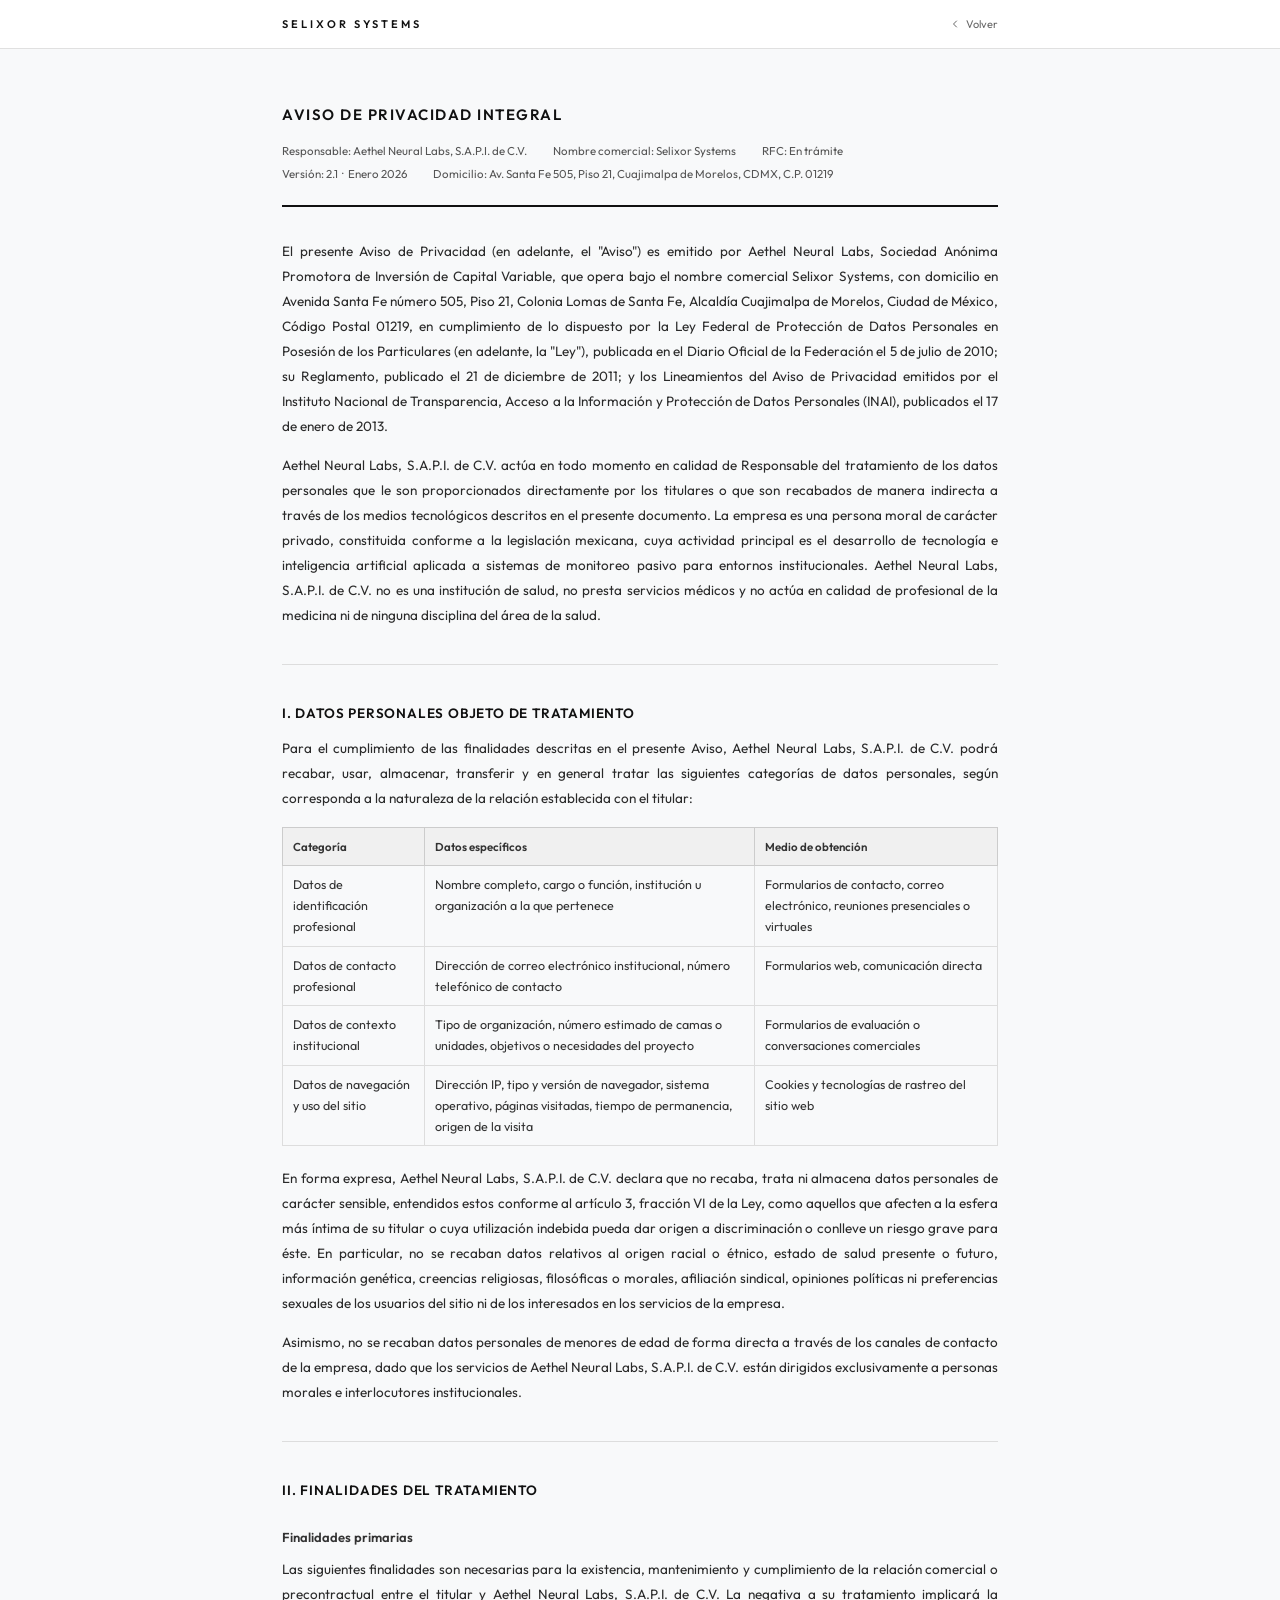
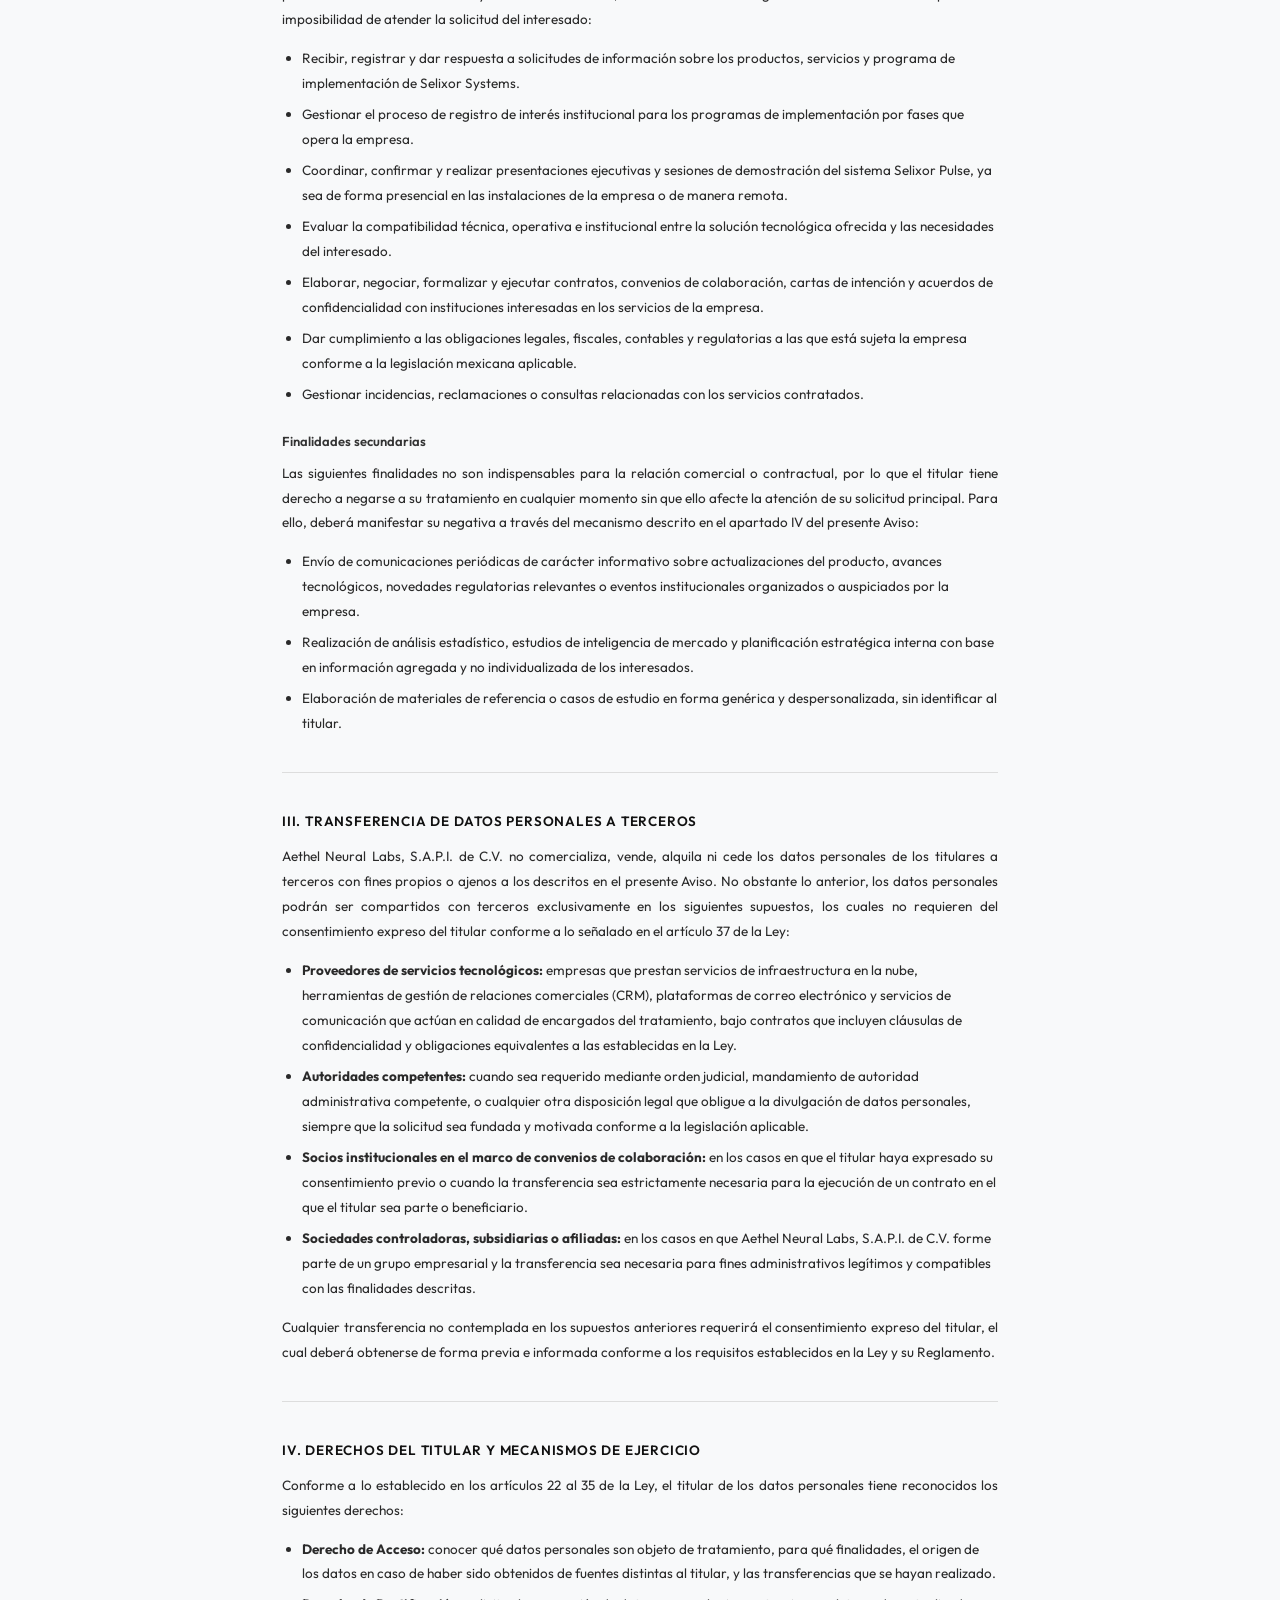
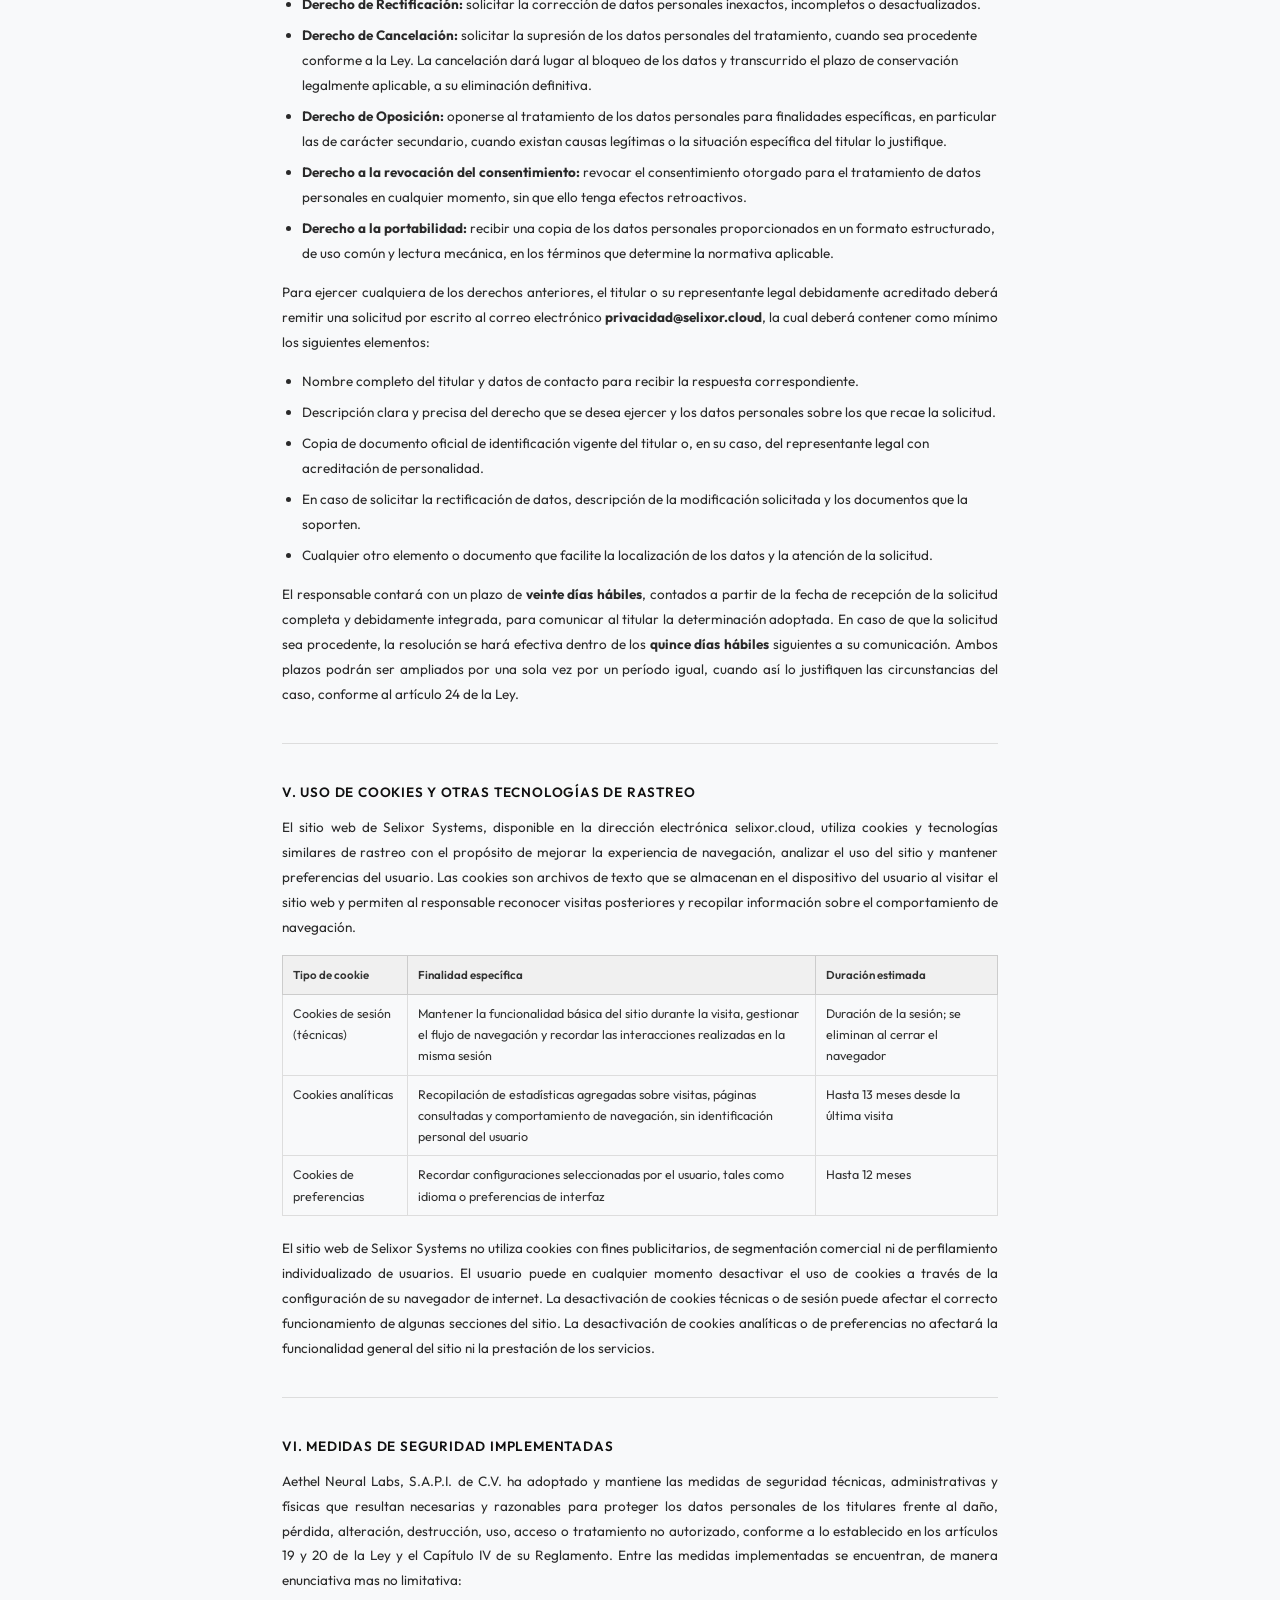
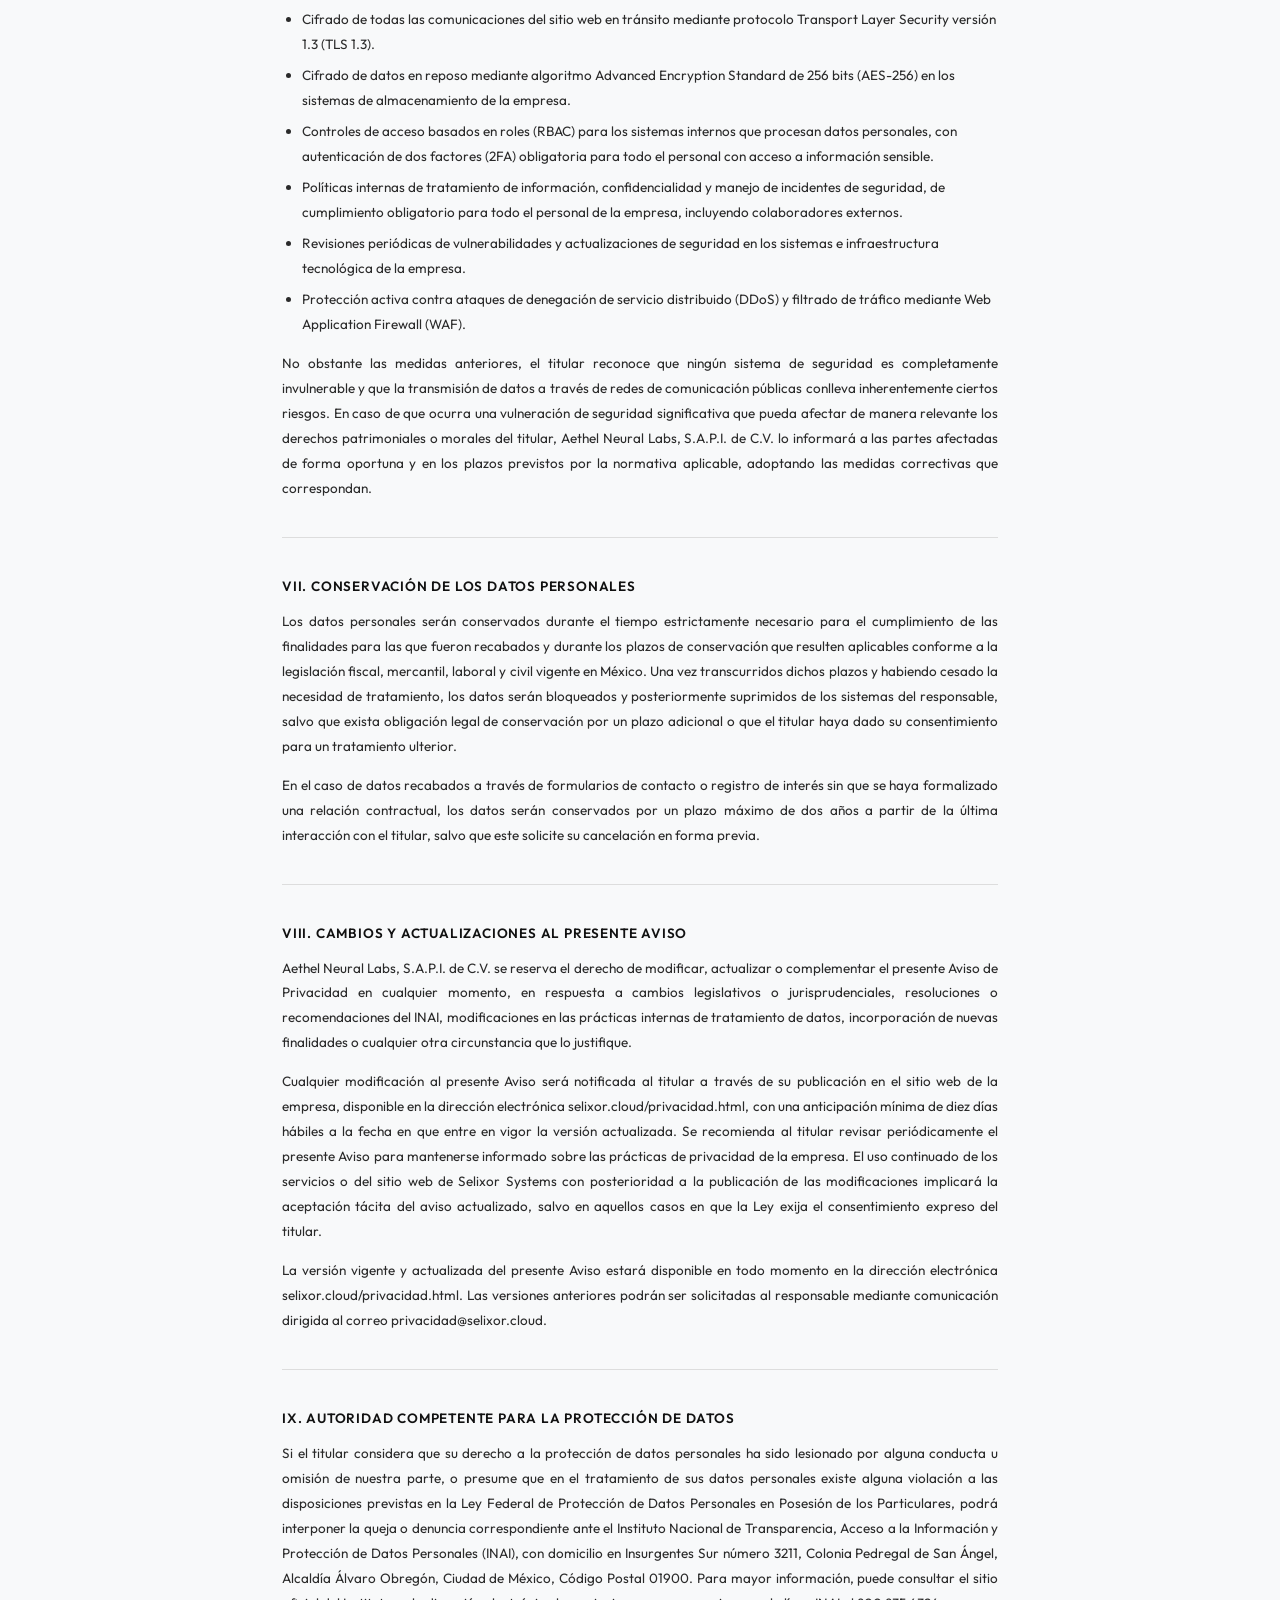
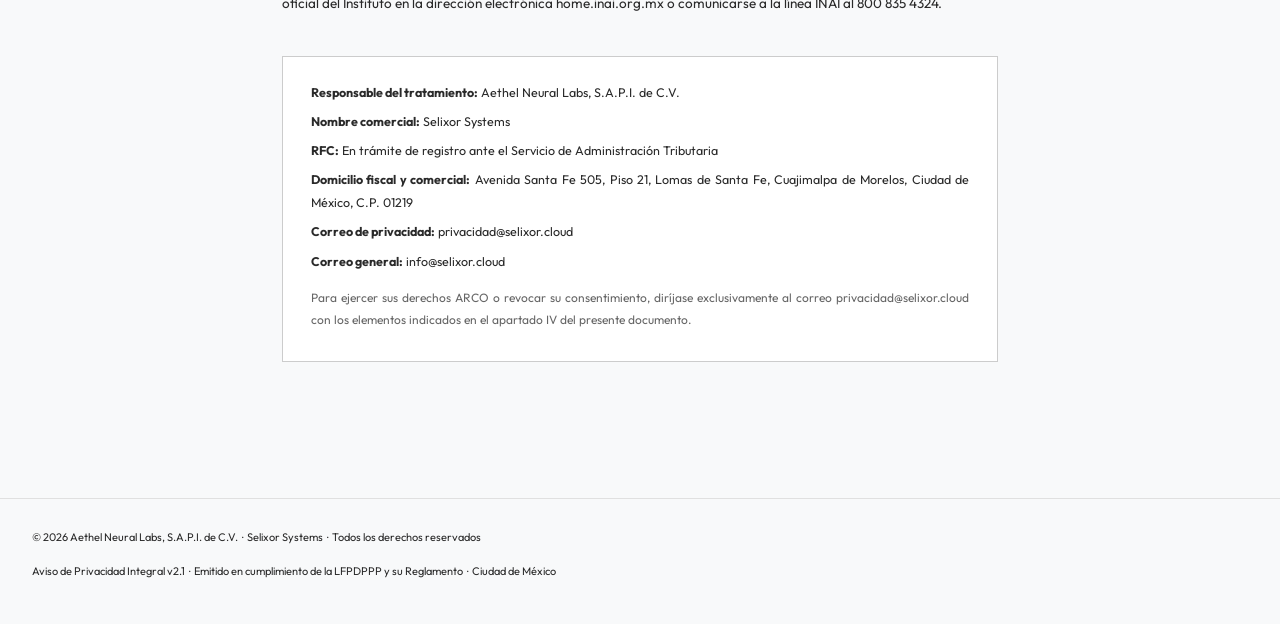
<file: privacidad.html>
<!DOCTYPE html>
<html lang="es">
<head>
<meta charset="UTF-8">
<meta name="viewport" content="width=device-width,initial-scale=1">
<meta name="robots" content="noindex,nofollow">
<title>Aviso de Privacidad — Selixor Systems</title>
<link rel="preconnect" href="https://fonts.googleapis.com">
<link href="https://fonts.googleapis.com/css2?family=Outfit:wght@300;400;500&display=swap" rel="stylesheet">
<style>
*{margin:0;padding:0;box-sizing:border-box}
html{scroll-behavior:smooth}
body{background:#f8f9fa;color:#1a1a1a;font-family:'Outfit',Georgia,serif;font-size:13.5px;line-height:1.85;-webkit-font-smoothing:antialiased}
nav{background:#fff;border-bottom:1px solid #e0e0e0;padding:14px 0;position:sticky;top:0;z-index:10}
.ni{max-width:780px;margin:0 auto;padding:0 32px;display:flex;align-items:center;justify-content:space-between}
.logo{font-size:11px;font-weight:600;letter-spacing:3px;color:#111;text-decoration:none}
.back{font-size:11px;color:#666;text-decoration:none;display:flex;align-items:center;gap:5px}
.back:hover{color:#111}
.back svg{width:12px;height:12px;stroke:currentColor;fill:none;stroke-width:2;stroke-linecap:round;stroke-linejoin:round}
.wrap{max-width:780px;margin:0 auto;padding:52px 32px 96px}
.doc-header{border-bottom:2px solid #111;padding-bottom:20px;margin-bottom:32px}
.doc-header h1{font-size:15px;font-weight:600;text-transform:uppercase;letter-spacing:1.5px;color:#111;margin-bottom:10px}
.doc-meta{font-size:11.5px;color:#555;line-height:2}
.doc-meta span{display:inline-block;margin-right:24px}
p{margin-bottom:14px;color:#2a2a2a;text-align:justify}
h2{font-size:13.5px;font-weight:600;color:#111;margin:36px 0 10px;text-transform:uppercase;letter-spacing:.8px}
h3{font-size:13px;font-weight:600;color:#333;margin:22px 0 8px}
ul{list-style:disc;padding-left:20px;margin-bottom:14px}
ul li{margin-bottom:6px;color:#2a2a2a}
table{width:100%;border-collapse:collapse;margin:16px 0 20px;font-size:12.5px}
th{background:#f0f0f0;border:1px solid #ccc;padding:8px 10px;text-align:left;font-weight:600;font-size:11.5px;color:#333}
td{border:1px solid #ddd;padding:8px 10px;vertical-align:top;color:#333;line-height:1.7}
.divider{border:none;border-top:1px solid #ddd;margin:36px 0}
.footer-box{border:1px solid #ccc;padding:24px 28px;margin-top:40px;background:#fff}
.footer-box p{margin-bottom:6px;font-size:12.5px}
footer{text-align:center;padding:28px 32px;font-size:11px;color:#888;border-top:1px solid #e0e0e0;margin-top:40px}
a{color:#111;text-decoration:underline}
</style>
</head>
<body>

<nav><div class="ni">
  <a class="logo" href="index.html">SELIXOR SYSTEMS</a>
  <a class="back" href="index.html"><svg viewBox="0 0 24 24"><polyline points="15 18 9 12 15 6"/></svg> Volver</a>
</div></nav>

<div class="wrap">

<div class="doc-header">
<h1>Aviso de Privacidad Integral</h1>
<div class="doc-meta">
  <span>Responsable: Aethel Neural Labs, S.A.P.I. de C.V.</span>
  <span>Nombre comercial: Selixor Systems</span>
  <span>RFC: En trámite</span>
  <span>Versión: 2.1 &nbsp;·&nbsp; Enero 2026</span>
  <span>Domicilio: Av. Santa Fe 505, Piso 21, Cuajimalpa de Morelos, CDMX, C.P. 01219</span>
</div>
</div>

<p>El presente Aviso de Privacidad (en adelante, el "Aviso") es emitido por Aethel Neural Labs, Sociedad Anónima Promotora de Inversión de Capital Variable, que opera bajo el nombre comercial Selixor Systems, con domicilio en Avenida Santa Fe número 505, Piso 21, Colonia Lomas de Santa Fe, Alcaldía Cuajimalpa de Morelos, Ciudad de México, Código Postal 01219, en cumplimiento de lo dispuesto por la Ley Federal de Protección de Datos Personales en Posesión de los Particulares (en adelante, la "Ley"), publicada en el Diario Oficial de la Federación el 5 de julio de 2010; su Reglamento, publicado el 21 de diciembre de 2011; y los Lineamientos del Aviso de Privacidad emitidos por el Instituto Nacional de Transparencia, Acceso a la Información y Protección de Datos Personales (INAI), publicados el 17 de enero de 2013.</p>

<p>Aethel Neural Labs, S.A.P.I. de C.V. actúa en todo momento en calidad de Responsable del tratamiento de los datos personales que le son proporcionados directamente por los titulares o que son recabados de manera indirecta a través de los medios tecnológicos descritos en el presente documento. La empresa es una persona moral de carácter privado, constituida conforme a la legislación mexicana, cuya actividad principal es el desarrollo de tecnología e inteligencia artificial aplicada a sistemas de monitoreo pasivo para entornos institucionales. Aethel Neural Labs, S.A.P.I. de C.V. no es una institución de salud, no presta servicios médicos y no actúa en calidad de profesional de la medicina ni de ninguna disciplina del área de la salud.</p>

<hr class="divider">

<h2>I. Datos personales objeto de tratamiento</h2>

<p>Para el cumplimiento de las finalidades descritas en el presente Aviso, Aethel Neural Labs, S.A.P.I. de C.V. podrá recabar, usar, almacenar, transferir y en general tratar las siguientes categorías de datos personales, según corresponda a la naturaleza de la relación establecida con el titular:</p>

<table>
<thead><tr><th>Categoría</th><th>Datos específicos</th><th>Medio de obtención</th></tr></thead>
<tbody>
<tr><td>Datos de identificación profesional</td><td>Nombre completo, cargo o función, institución u organización a la que pertenece</td><td>Formularios de contacto, correo electrónico, reuniones presenciales o virtuales</td></tr>
<tr><td>Datos de contacto profesional</td><td>Dirección de correo electrónico institucional, número telefónico de contacto</td><td>Formularios web, comunicación directa</td></tr>
<tr><td>Datos de contexto institucional</td><td>Tipo de organización, número estimado de camas o unidades, objetivos o necesidades del proyecto</td><td>Formularios de evaluación o conversaciones comerciales</td></tr>
<tr><td>Datos de navegación y uso del sitio</td><td>Dirección IP, tipo y versión de navegador, sistema operativo, páginas visitadas, tiempo de permanencia, origen de la visita</td><td>Cookies y tecnologías de rastreo del sitio web</td></tr>
</tbody>
</table>

<p>En forma expresa, Aethel Neural Labs, S.A.P.I. de C.V. declara que no recaba, trata ni almacena datos personales de carácter sensible, entendidos estos conforme al artículo 3, fracción VI de la Ley, como aquellos que afecten a la esfera más íntima de su titular o cuya utilización indebida pueda dar origen a discriminación o conlleve un riesgo grave para éste. En particular, no se recaban datos relativos al origen racial o étnico, estado de salud presente o futuro, información genética, creencias religiosas, filosóficas o morales, afiliación sindical, opiniones políticas ni preferencias sexuales de los usuarios del sitio ni de los interesados en los servicios de la empresa.</p>

<p>Asimismo, no se recaban datos personales de menores de edad de forma directa a través de los canales de contacto de la empresa, dado que los servicios de Aethel Neural Labs, S.A.P.I. de C.V. están dirigidos exclusivamente a personas morales e interlocutores institucionales.</p>

<hr class="divider">

<h2>II. Finalidades del tratamiento</h2>

<h3>Finalidades primarias</h3>
<p>Las siguientes finalidades son necesarias para la existencia, mantenimiento y cumplimiento de la relación comercial o precontractual entre el titular y Aethel Neural Labs, S.A.P.I. de C.V. La negativa a su tratamiento implicará la imposibilidad de atender la solicitud del interesado:</p>
<ul>
<li>Recibir, registrar y dar respuesta a solicitudes de información sobre los productos, servicios y programa de implementación de Selixor Systems.</li>
<li>Gestionar el proceso de registro de interés institucional para los programas de implementación por fases que opera la empresa.</li>
<li>Coordinar, confirmar y realizar presentaciones ejecutivas y sesiones de demostración del sistema Selixor Pulse, ya sea de forma presencial en las instalaciones de la empresa o de manera remota.</li>
<li>Evaluar la compatibilidad técnica, operativa e institucional entre la solución tecnológica ofrecida y las necesidades del interesado.</li>
<li>Elaborar, negociar, formalizar y ejecutar contratos, convenios de colaboración, cartas de intención y acuerdos de confidencialidad con instituciones interesadas en los servicios de la empresa.</li>
<li>Dar cumplimiento a las obligaciones legales, fiscales, contables y regulatorias a las que está sujeta la empresa conforme a la legislación mexicana aplicable.</li>
<li>Gestionar incidencias, reclamaciones o consultas relacionadas con los servicios contratados.</li>
</ul>

<h3>Finalidades secundarias</h3>
<p>Las siguientes finalidades no son indispensables para la relación comercial o contractual, por lo que el titular tiene derecho a negarse a su tratamiento en cualquier momento sin que ello afecte la atención de su solicitud principal. Para ello, deberá manifestar su negativa a través del mecanismo descrito en el apartado IV del presente Aviso:</p>
<ul>
<li>Envío de comunicaciones periódicas de carácter informativo sobre actualizaciones del producto, avances tecnológicos, novedades regulatorias relevantes o eventos institucionales organizados o auspiciados por la empresa.</li>
<li>Realización de análisis estadístico, estudios de inteligencia de mercado y planificación estratégica interna con base en información agregada y no individualizada de los interesados.</li>
<li>Elaboración de materiales de referencia o casos de estudio en forma genérica y despersonalizada, sin identificar al titular.</li>
</ul>

<hr class="divider">

<h2>III. Transferencia de datos personales a terceros</h2>

<p>Aethel Neural Labs, S.A.P.I. de C.V. no comercializa, vende, alquila ni cede los datos personales de los titulares a terceros con fines propios o ajenos a los descritos en el presente Aviso. No obstante lo anterior, los datos personales podrán ser compartidos con terceros exclusivamente en los siguientes supuestos, los cuales no requieren del consentimiento expreso del titular conforme a lo señalado en el artículo 37 de la Ley:</p>

<ul>
<li><strong>Proveedores de servicios tecnológicos:</strong> empresas que prestan servicios de infraestructura en la nube, herramientas de gestión de relaciones comerciales (CRM), plataformas de correo electrónico y servicios de comunicación que actúan en calidad de encargados del tratamiento, bajo contratos que incluyen cláusulas de confidencialidad y obligaciones equivalentes a las establecidas en la Ley.</li>
<li><strong>Autoridades competentes:</strong> cuando sea requerido mediante orden judicial, mandamiento de autoridad administrativa competente, o cualquier otra disposición legal que obligue a la divulgación de datos personales, siempre que la solicitud sea fundada y motivada conforme a la legislación aplicable.</li>
<li><strong>Socios institucionales en el marco de convenios de colaboración:</strong> en los casos en que el titular haya expresado su consentimiento previo o cuando la transferencia sea estrictamente necesaria para la ejecución de un contrato en el que el titular sea parte o beneficiario.</li>
<li><strong>Sociedades controladoras, subsidiarias o afiliadas:</strong> en los casos en que Aethel Neural Labs, S.A.P.I. de C.V. forme parte de un grupo empresarial y la transferencia sea necesaria para fines administrativos legítimos y compatibles con las finalidades descritas.</li>
</ul>

<p>Cualquier transferencia no contemplada en los supuestos anteriores requerirá el consentimiento expreso del titular, el cual deberá obtenerse de forma previa e informada conforme a los requisitos establecidos en la Ley y su Reglamento.</p>

<hr class="divider">

<h2>IV. Derechos del titular y mecanismos de ejercicio</h2>

<p>Conforme a lo establecido en los artículos 22 al 35 de la Ley, el titular de los datos personales tiene reconocidos los siguientes derechos:</p>
<ul>
<li><strong>Derecho de Acceso:</strong> conocer qué datos personales son objeto de tratamiento, para qué finalidades, el origen de los datos en caso de haber sido obtenidos de fuentes distintas al titular, y las transferencias que se hayan realizado.</li>
<li><strong>Derecho de Rectificación:</strong> solicitar la corrección de datos personales inexactos, incompletos o desactualizados.</li>
<li><strong>Derecho de Cancelación:</strong> solicitar la supresión de los datos personales del tratamiento, cuando sea procedente conforme a la Ley. La cancelación dará lugar al bloqueo de los datos y transcurrido el plazo de conservación legalmente aplicable, a su eliminación definitiva.</li>
<li><strong>Derecho de Oposición:</strong> oponerse al tratamiento de los datos personales para finalidades específicas, en particular las de carácter secundario, cuando existan causas legítimas o la situación específica del titular lo justifique.</li>
<li><strong>Derecho a la revocación del consentimiento:</strong> revocar el consentimiento otorgado para el tratamiento de datos personales en cualquier momento, sin que ello tenga efectos retroactivos.</li>
<li><strong>Derecho a la portabilidad:</strong> recibir una copia de los datos personales proporcionados en un formato estructurado, de uso común y lectura mecánica, en los términos que determine la normativa aplicable.</li>
</ul>

<p>Para ejercer cualquiera de los derechos anteriores, el titular o su representante legal debidamente acreditado deberá remitir una solicitud por escrito al correo electrónico <strong>privacidad@selixor.cloud</strong>, la cual deberá contener como mínimo los siguientes elementos:</p>

<ul>
<li>Nombre completo del titular y datos de contacto para recibir la respuesta correspondiente.</li>
<li>Descripción clara y precisa del derecho que se desea ejercer y los datos personales sobre los que recae la solicitud.</li>
<li>Copia de documento oficial de identificación vigente del titular o, en su caso, del representante legal con acreditación de personalidad.</li>
<li>En caso de solicitar la rectificación de datos, descripción de la modificación solicitada y los documentos que la soporten.</li>
<li>Cualquier otro elemento o documento que facilite la localización de los datos y la atención de la solicitud.</li>
</ul>

<p>El responsable contará con un plazo de <strong>veinte días hábiles</strong>, contados a partir de la fecha de recepción de la solicitud completa y debidamente integrada, para comunicar al titular la determinación adoptada. En caso de que la solicitud sea procedente, la resolución se hará efectiva dentro de los <strong>quince días hábiles</strong> siguientes a su comunicación. Ambos plazos podrán ser ampliados por una sola vez por un período igual, cuando así lo justifiquen las circunstancias del caso, conforme al artículo 24 de la Ley.</p>

<hr class="divider">

<h2>V. Uso de cookies y otras tecnologías de rastreo</h2>

<p>El sitio web de Selixor Systems, disponible en la dirección electrónica selixor.cloud, utiliza cookies y tecnologías similares de rastreo con el propósito de mejorar la experiencia de navegación, analizar el uso del sitio y mantener preferencias del usuario. Las cookies son archivos de texto que se almacenan en el dispositivo del usuario al visitar el sitio web y permiten al responsable reconocer visitas posteriores y recopilar información sobre el comportamiento de navegación.</p>

<table>
<thead><tr><th>Tipo de cookie</th><th>Finalidad específica</th><th>Duración estimada</th></tr></thead>
<tbody>
<tr><td>Cookies de sesión (técnicas)</td><td>Mantener la funcionalidad básica del sitio durante la visita, gestionar el flujo de navegación y recordar las interacciones realizadas en la misma sesión</td><td>Duración de la sesión; se eliminan al cerrar el navegador</td></tr>
<tr><td>Cookies analíticas</td><td>Recopilación de estadísticas agregadas sobre visitas, páginas consultadas y comportamiento de navegación, sin identificación personal del usuario</td><td>Hasta 13 meses desde la última visita</td></tr>
<tr><td>Cookies de preferencias</td><td>Recordar configuraciones seleccionadas por el usuario, tales como idioma o preferencias de interfaz</td><td>Hasta 12 meses</td></tr>
</tbody>
</table>

<p>El sitio web de Selixor Systems no utiliza cookies con fines publicitarios, de segmentación comercial ni de perfilamiento individualizado de usuarios. El usuario puede en cualquier momento desactivar el uso de cookies a través de la configuración de su navegador de internet. La desactivación de cookies técnicas o de sesión puede afectar el correcto funcionamiento de algunas secciones del sitio. La desactivación de cookies analíticas o de preferencias no afectará la funcionalidad general del sitio ni la prestación de los servicios.</p>

<hr class="divider">

<h2>VI. Medidas de seguridad implementadas</h2>

<p>Aethel Neural Labs, S.A.P.I. de C.V. ha adoptado y mantiene las medidas de seguridad técnicas, administrativas y físicas que resultan necesarias y razonables para proteger los datos personales de los titulares frente al daño, pérdida, alteración, destrucción, uso, acceso o tratamiento no autorizado, conforme a lo establecido en los artículos 19 y 20 de la Ley y el Capítulo IV de su Reglamento. Entre las medidas implementadas se encuentran, de manera enunciativa mas no limitativa:</p>

<ul>
<li>Cifrado de todas las comunicaciones del sitio web en tránsito mediante protocolo Transport Layer Security versión 1.3 (TLS 1.3).</li>
<li>Cifrado de datos en reposo mediante algoritmo Advanced Encryption Standard de 256 bits (AES-256) en los sistemas de almacenamiento de la empresa.</li>
<li>Controles de acceso basados en roles (RBAC) para los sistemas internos que procesan datos personales, con autenticación de dos factores (2FA) obligatoria para todo el personal con acceso a información sensible.</li>
<li>Políticas internas de tratamiento de información, confidencialidad y manejo de incidentes de seguridad, de cumplimiento obligatorio para todo el personal de la empresa, incluyendo colaboradores externos.</li>
<li>Revisiones periódicas de vulnerabilidades y actualizaciones de seguridad en los sistemas e infraestructura tecnológica de la empresa.</li>
<li>Protección activa contra ataques de denegación de servicio distribuido (DDoS) y filtrado de tráfico mediante Web Application Firewall (WAF).</li>
</ul>

<p>No obstante las medidas anteriores, el titular reconoce que ningún sistema de seguridad es completamente invulnerable y que la transmisión de datos a través de redes de comunicación públicas conlleva inherentemente ciertos riesgos. En caso de que ocurra una vulneración de seguridad significativa que pueda afectar de manera relevante los derechos patrimoniales o morales del titular, Aethel Neural Labs, S.A.P.I. de C.V. lo informará a las partes afectadas de forma oportuna y en los plazos previstos por la normativa aplicable, adoptando las medidas correctivas que correspondan.</p>

<hr class="divider">

<h2>VII. Conservación de los datos personales</h2>

<p>Los datos personales serán conservados durante el tiempo estrictamente necesario para el cumplimiento de las finalidades para las que fueron recabados y durante los plazos de conservación que resulten aplicables conforme a la legislación fiscal, mercantil, laboral y civil vigente en México. Una vez transcurridos dichos plazos y habiendo cesado la necesidad de tratamiento, los datos serán bloqueados y posteriormente suprimidos de los sistemas del responsable, salvo que exista obligación legal de conservación por un plazo adicional o que el titular haya dado su consentimiento para un tratamiento ulterior.</p>

<p>En el caso de datos recabados a través de formularios de contacto o registro de interés sin que se haya formalizado una relación contractual, los datos serán conservados por un plazo máximo de dos años a partir de la última interacción con el titular, salvo que este solicite su cancelación en forma previa.</p>

<hr class="divider">

<h2>VIII. Cambios y actualizaciones al presente Aviso</h2>

<p>Aethel Neural Labs, S.A.P.I. de C.V. se reserva el derecho de modificar, actualizar o complementar el presente Aviso de Privacidad en cualquier momento, en respuesta a cambios legislativos o jurisprudenciales, resoluciones o recomendaciones del INAI, modificaciones en las prácticas internas de tratamiento de datos, incorporación de nuevas finalidades o cualquier otra circunstancia que lo justifique.</p>

<p>Cualquier modificación al presente Aviso será notificada al titular a través de su publicación en el sitio web de la empresa, disponible en la dirección electrónica selixor.cloud/privacidad.html, con una anticipación mínima de diez días hábiles a la fecha en que entre en vigor la versión actualizada. Se recomienda al titular revisar periódicamente el presente Aviso para mantenerse informado sobre las prácticas de privacidad de la empresa. El uso continuado de los servicios o del sitio web de Selixor Systems con posterioridad a la publicación de las modificaciones implicará la aceptación tácita del aviso actualizado, salvo en aquellos casos en que la Ley exija el consentimiento expreso del titular.</p>

<p>La versión vigente y actualizada del presente Aviso estará disponible en todo momento en la dirección electrónica selixor.cloud/privacidad.html. Las versiones anteriores podrán ser solicitadas al responsable mediante comunicación dirigida al correo privacidad@selixor.cloud.</p>

<hr class="divider">

<h2>IX. Autoridad competente para la protección de datos</h2>

<p>Si el titular considera que su derecho a la protección de datos personales ha sido lesionado por alguna conducta u omisión de nuestra parte, o presume que en el tratamiento de sus datos personales existe alguna violación a las disposiciones previstas en la Ley Federal de Protección de Datos Personales en Posesión de los Particulares, podrá interponer la queja o denuncia correspondiente ante el Instituto Nacional de Transparencia, Acceso a la Información y Protección de Datos Personales (INAI), con domicilio en Insurgentes Sur número 3211, Colonia Pedregal de San Ángel, Alcaldía Álvaro Obregón, Ciudad de México, Código Postal 01900. Para mayor información, puede consultar el sitio oficial del Instituto en la dirección electrónica home.inai.org.mx o comunicarse a la línea INAI al 800 835 4324.</p>

<div class="footer-box">
<p><strong>Responsable del tratamiento:</strong> Aethel Neural Labs, S.A.P.I. de C.V.</p>
<p><strong>Nombre comercial:</strong> Selixor Systems</p>
<p><strong>RFC:</strong> En trámite de registro ante el Servicio de Administración Tributaria</p>
<p><strong>Domicilio fiscal y comercial:</strong> Avenida Santa Fe 505, Piso 21, Lomas de Santa Fe, Cuajimalpa de Morelos, Ciudad de México, C.P. 01219</p>
<p><strong>Correo de privacidad:</strong> privacidad@selixor.cloud</p>
<p><strong>Correo general:</strong> info@selixor.cloud</p>
<p style="margin-top:14px;color:#666;font-size:12px">Para ejercer sus derechos ARCO o revocar su consentimiento, diríjase exclusivamente al correo privacidad@selixor.cloud con los elementos indicados en el apartado IV del presente documento.</p>
</div>

</div>

<footer>
<p>© 2026 Aethel Neural Labs, S.A.P.I. de C.V. &nbsp;·&nbsp; Selixor Systems &nbsp;·&nbsp; Todos los derechos reservados</p>
<p>Aviso de Privacidad Integral v2.1 &nbsp;·&nbsp; Emitido en cumplimiento de la LFPDPPP y su Reglamento &nbsp;·&nbsp; Ciudad de México</p>
</footer>

</body>
</html>
</file>
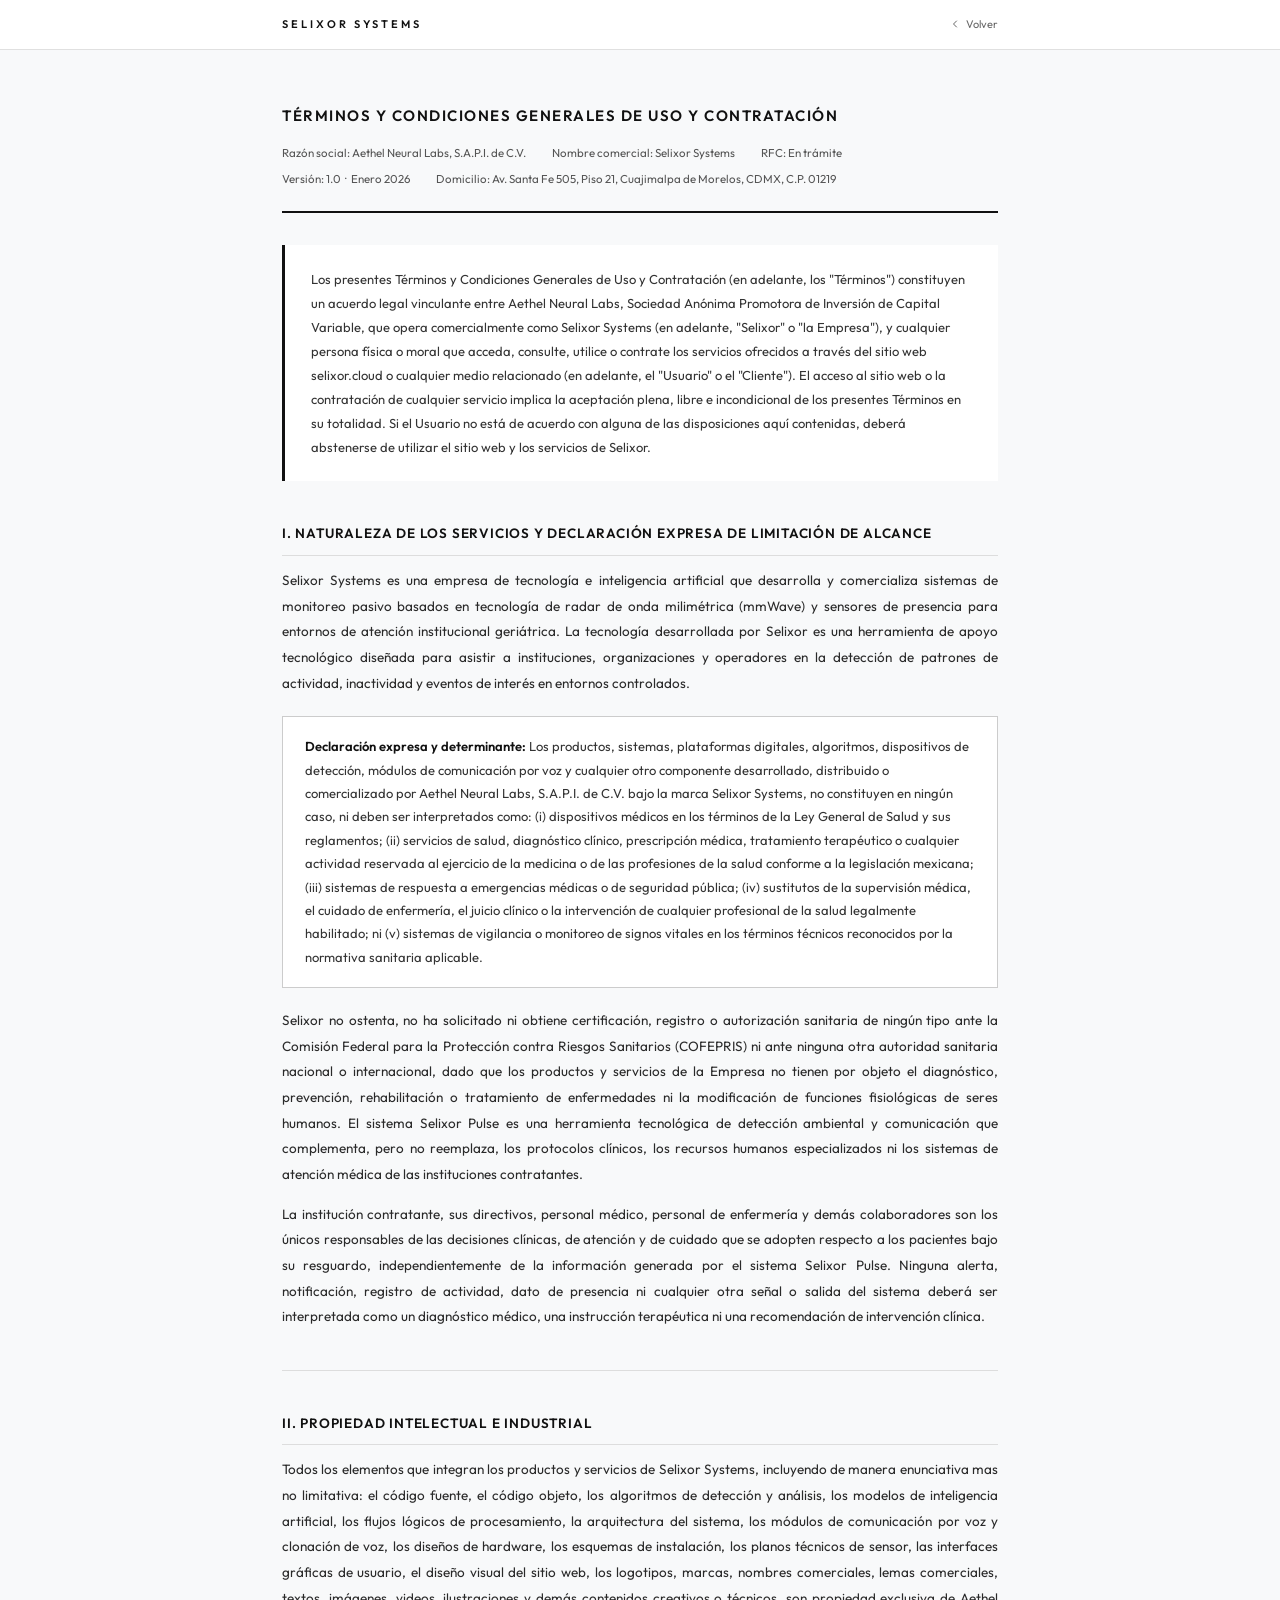
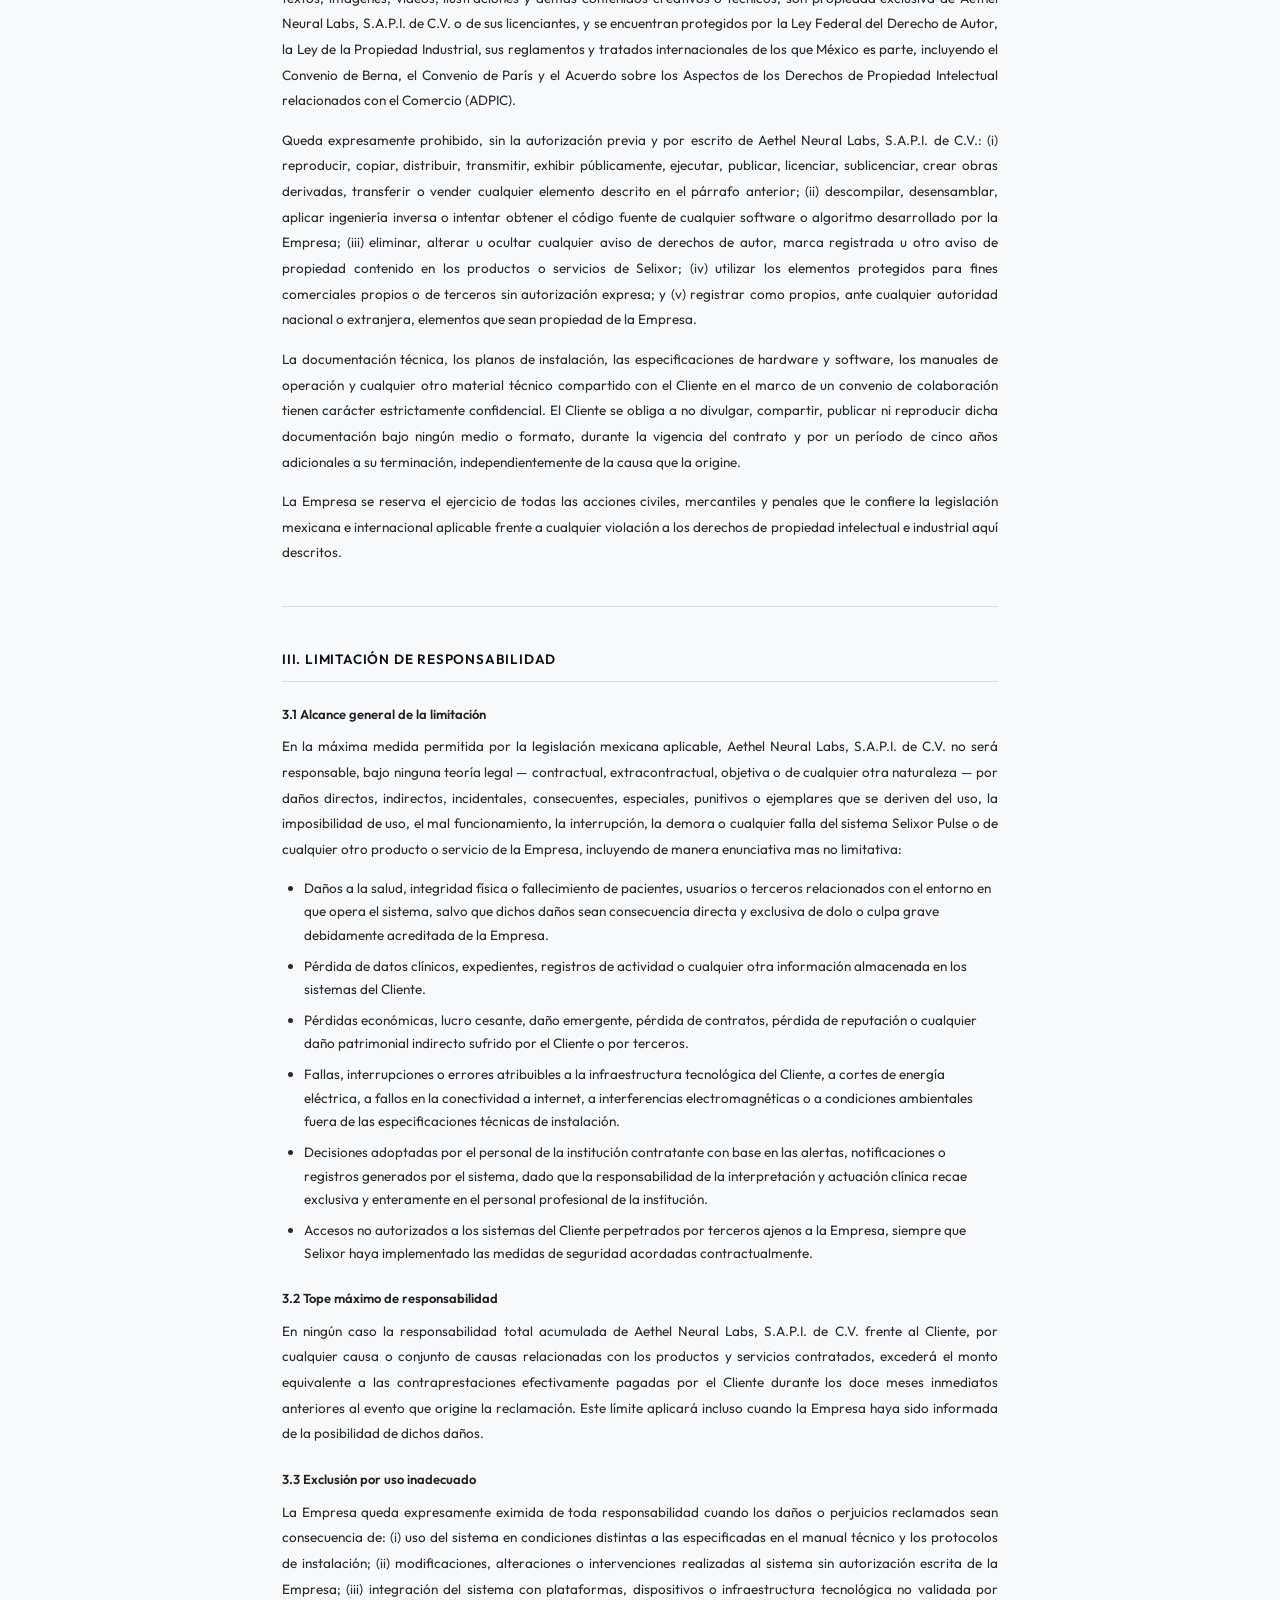
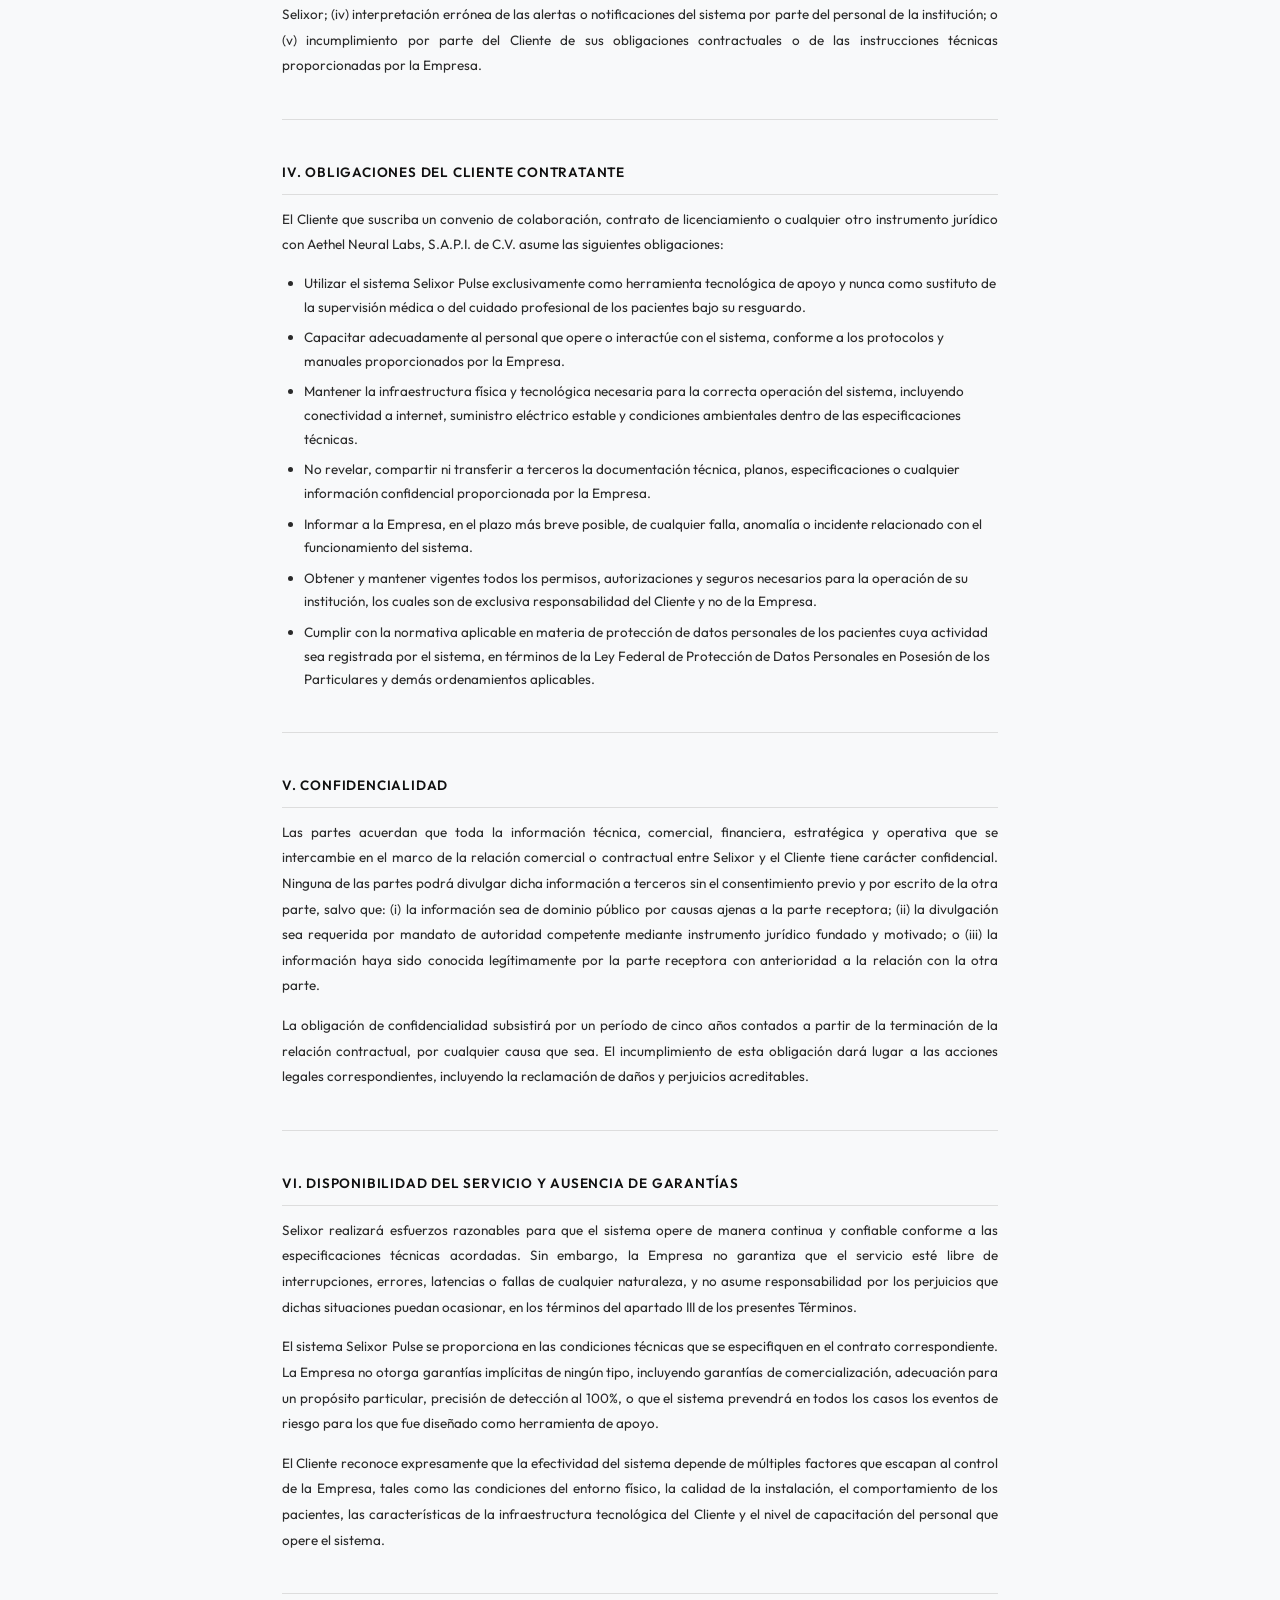
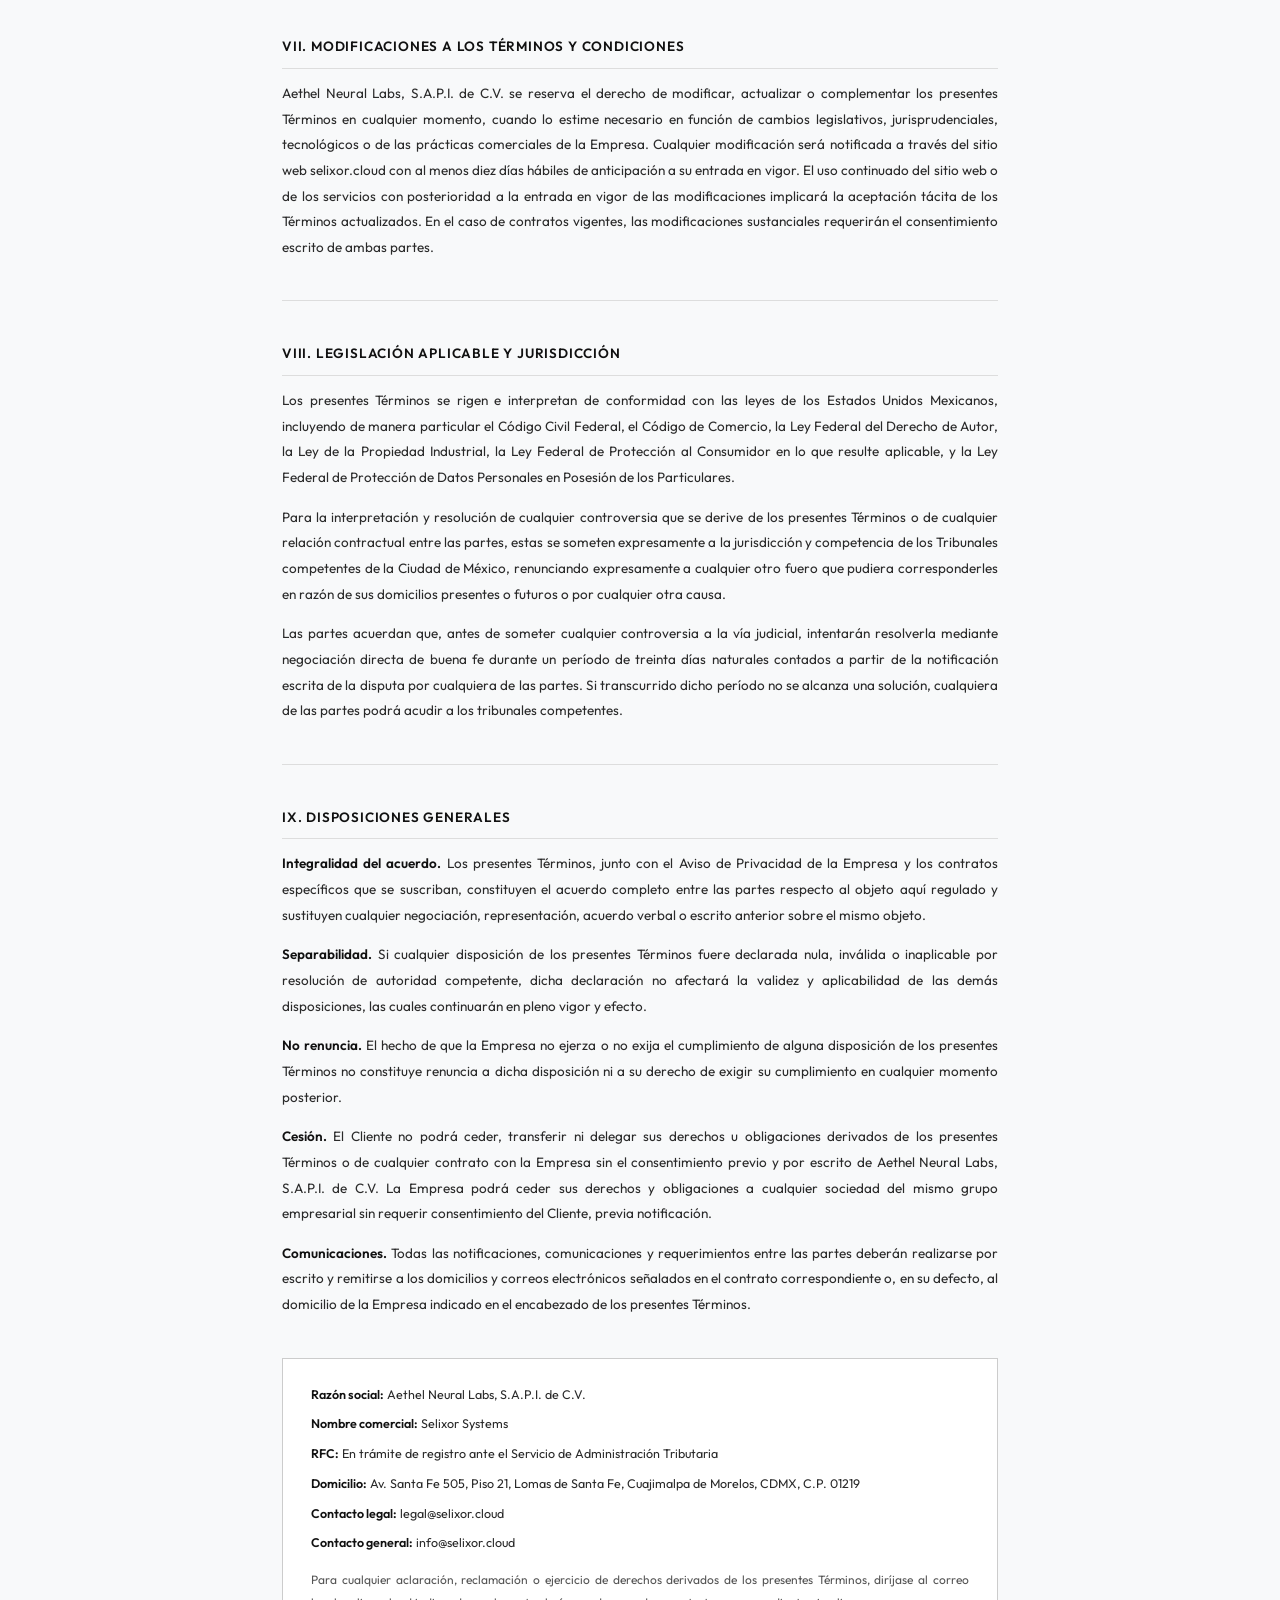
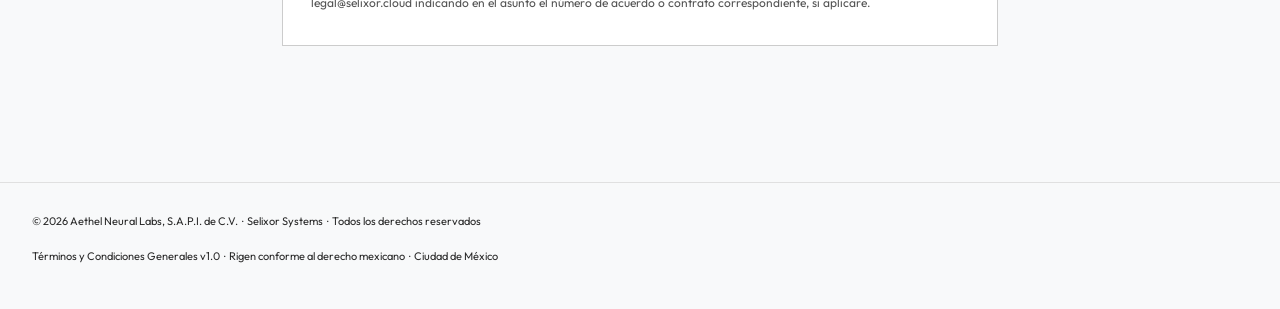
<file: terminos.html>
<!DOCTYPE html>
<html lang="es">
<head>
<meta charset="UTF-8">
<meta name="viewport" content="width=device-width,initial-scale=1">
<meta name="robots" content="noindex,nofollow">
<title>Términos y Condiciones — Selixor Systems · Aethel Neural Labs S.A.P.I. de C.V.</title>
<link rel="preconnect" href="https://fonts.googleapis.com">
<link href="https://fonts.googleapis.com/css2?family=Outfit:wght@300;400;500&display=swap" rel="stylesheet">
<style>
*{margin:0;padding:0;box-sizing:border-box}
html{scroll-behavior:smooth}
body{background:#f8f9fa;color:#1a1a1a;font-family:'Outfit',Georgia,serif;font-size:13.5px;line-height:1.9;-webkit-font-smoothing:antialiased}
nav{background:#fff;border-bottom:1px solid #e0e0e0;padding:14px 0;position:sticky;top:0;z-index:10}
.ni{max-width:780px;margin:0 auto;padding:0 32px;display:flex;align-items:center;justify-content:space-between}
.logo{font-size:11px;font-weight:600;letter-spacing:3px;color:#111;text-decoration:none}
.back{font-size:11px;color:#666;text-decoration:none;display:flex;align-items:center;gap:5px}
.back:hover{color:#111}
.back svg{width:12px;height:12px;stroke:currentColor;fill:none;stroke-width:2;stroke-linecap:round;stroke-linejoin:round}
.wrap{max-width:780px;margin:0 auto;padding:52px 32px 96px}
.doc-header{border-bottom:2px solid #111;padding-bottom:20px;margin-bottom:32px}
.doc-header h1{font-size:15px;font-weight:600;text-transform:uppercase;letter-spacing:1.5px;color:#111;margin-bottom:10px}
.doc-meta{font-size:11.5px;color:#555;line-height:2.2}
.doc-meta span{display:inline-block;margin-right:24px}
.intro{font-size:13px;color:#333;line-height:1.85;padding:22px 26px;background:#fff;border-left:3px solid #111;margin-bottom:36px}
p{margin-bottom:14px;color:#2a2a2a;text-align:justify;hyphens:auto}
h2{font-size:13.5px;font-weight:600;color:#111;margin:40px 0 12px;text-transform:uppercase;letter-spacing:.8px;border-bottom:1px solid #ddd;padding-bottom:8px}
h3{font-size:13px;font-weight:600;color:#222;margin:20px 0 8px}
ul{list-style:disc;padding-left:22px;margin-bottom:14px}
ul li{margin-bottom:7px;color:#2a2a2a;line-height:1.75}
ol{padding-left:22px;margin-bottom:14px}
ol li{margin-bottom:7px;color:#2a2a2a;line-height:1.75}
.divider{border:none;border-top:1px solid #ddd;margin:40px 0}
.highlight{background:#fff;border:1px solid #ccc;padding:18px 22px;margin:20px 0;font-size:13px;line-height:1.8;color:#333}
.footer-box{border:1px solid #ccc;padding:24px 28px;margin-top:40px;background:#fff}
.footer-box p{margin-bottom:6px;font-size:12.5px}
footer{text-align:center;padding:28px 32px;font-size:11px;color:#888;border-top:1px solid #e0e0e0;margin-top:40px}
a{color:#111;text-decoration:underline}
strong{color:#111;font-weight:600}
</style>
</head>
<body>

<nav><div class="ni">
  <a class="logo" href="index.html">SELIXOR SYSTEMS</a>
  <a class="back" href="index.html"><svg viewBox="0 0 24 24"><polyline points="15 18 9 12 15 6"/></svg> Volver</a>
</div></nav>

<div class="wrap">

<div class="doc-header">
<h1>Términos y Condiciones Generales de Uso y Contratación</h1>
<div class="doc-meta">
  <span>Razón social: Aethel Neural Labs, S.A.P.I. de C.V.</span>
  <span>Nombre comercial: Selixor Systems</span>
  <span>RFC: En trámite</span><br>
  <span>Versión: 1.0 &nbsp;·&nbsp; Enero 2026</span>
  <span>Domicilio: Av. Santa Fe 505, Piso 21, Cuajimalpa de Morelos, CDMX, C.P. 01219</span>
</div>
</div>

<div class="intro">
Los presentes Términos y Condiciones Generales de Uso y Contratación (en adelante, los "Términos") constituyen un acuerdo legal vinculante entre Aethel Neural Labs, Sociedad Anónima Promotora de Inversión de Capital Variable, que opera comercialmente como Selixor Systems (en adelante, "Selixor" o "la Empresa"), y cualquier persona física o moral que acceda, consulte, utilice o contrate los servicios ofrecidos a través del sitio web selixor.cloud o cualquier medio relacionado (en adelante, el "Usuario" o el "Cliente"). El acceso al sitio web o la contratación de cualquier servicio implica la aceptación plena, libre e incondicional de los presentes Términos en su totalidad. Si el Usuario no está de acuerdo con alguna de las disposiciones aquí contenidas, deberá abstenerse de utilizar el sitio web y los servicios de Selixor.
</div>

<h2>I. Naturaleza de los servicios y declaración expresa de limitación de alcance</h2>

<p>Selixor Systems es una empresa de tecnología e inteligencia artificial que desarrolla y comercializa sistemas de monitoreo pasivo basados en tecnología de radar de onda milimétrica (mmWave) y sensores de presencia para entornos de atención institucional geriátrica. La tecnología desarrollada por Selixor es una herramienta de apoyo tecnológico diseñada para asistir a instituciones, organizaciones y operadores en la detección de patrones de actividad, inactividad y eventos de interés en entornos controlados.</p>

<div class="highlight">
<strong>Declaración expresa y determinante:</strong> Los productos, sistemas, plataformas digitales, algoritmos, dispositivos de detección, módulos de comunicación por voz y cualquier otro componente desarrollado, distribuido o comercializado por Aethel Neural Labs, S.A.P.I. de C.V. bajo la marca Selixor Systems, no constituyen en ningún caso, ni deben ser interpretados como: (i) dispositivos médicos en los términos de la Ley General de Salud y sus reglamentos; (ii) servicios de salud, diagnóstico clínico, prescripción médica, tratamiento terapéutico o cualquier actividad reservada al ejercicio de la medicina o de las profesiones de la salud conforme a la legislación mexicana; (iii) sistemas de respuesta a emergencias médicas o de seguridad pública; (iv) sustitutos de la supervisión médica, el cuidado de enfermería, el juicio clínico o la intervención de cualquier profesional de la salud legalmente habilitado; ni (v) sistemas de vigilancia o monitoreo de signos vitales en los términos técnicos reconocidos por la normativa sanitaria aplicable.
</div>

<p>Selixor no ostenta, no ha solicitado ni obtiene certificación, registro o autorización sanitaria de ningún tipo ante la Comisión Federal para la Protección contra Riesgos Sanitarios (COFEPRIS) ni ante ninguna otra autoridad sanitaria nacional o internacional, dado que los productos y servicios de la Empresa no tienen por objeto el diagnóstico, prevención, rehabilitación o tratamiento de enfermedades ni la modificación de funciones fisiológicas de seres humanos. El sistema Selixor Pulse es una herramienta tecnológica de detección ambiental y comunicación que complementa, pero no reemplaza, los protocolos clínicos, los recursos humanos especializados ni los sistemas de atención médica de las instituciones contratantes.</p>

<p>La institución contratante, sus directivos, personal médico, personal de enfermería y demás colaboradores son los únicos responsables de las decisiones clínicas, de atención y de cuidado que se adopten respecto a los pacientes bajo su resguardo, independientemente de la información generada por el sistema Selixor Pulse. Ninguna alerta, notificación, registro de actividad, dato de presencia ni cualquier otra señal o salida del sistema deberá ser interpretada como un diagnóstico médico, una instrucción terapéutica ni una recomendación de intervención clínica.</p>

<hr class="divider">

<h2>II. Propiedad intelectual e industrial</h2>

<p>Todos los elementos que integran los productos y servicios de Selixor Systems, incluyendo de manera enunciativa mas no limitativa: el código fuente, el código objeto, los algoritmos de detección y análisis, los modelos de inteligencia artificial, los flujos lógicos de procesamiento, la arquitectura del sistema, los módulos de comunicación por voz y clonación de voz, los diseños de hardware, los esquemas de instalación, los planos técnicos de sensor, las interfaces gráficas de usuario, el diseño visual del sitio web, los logotipos, marcas, nombres comerciales, lemas comerciales, textos, imágenes, videos, ilustraciones y demás contenidos creativos o técnicos, son propiedad exclusiva de Aethel Neural Labs, S.A.P.I. de C.V. o de sus licenciantes, y se encuentran protegidos por la Ley Federal del Derecho de Autor, la Ley de la Propiedad Industrial, sus reglamentos y tratados internacionales de los que México es parte, incluyendo el Convenio de Berna, el Convenio de París y el Acuerdo sobre los Aspectos de los Derechos de Propiedad Intelectual relacionados con el Comercio (ADPIC).</p>

<p>Queda expresamente prohibido, sin la autorización previa y por escrito de Aethel Neural Labs, S.A.P.I. de C.V.: (i) reproducir, copiar, distribuir, transmitir, exhibir públicamente, ejecutar, publicar, licenciar, sublicenciar, crear obras derivadas, transferir o vender cualquier elemento descrito en el párrafo anterior; (ii) descompilar, desensamblar, aplicar ingeniería inversa o intentar obtener el código fuente de cualquier software o algoritmo desarrollado por la Empresa; (iii) eliminar, alterar u ocultar cualquier aviso de derechos de autor, marca registrada u otro aviso de propiedad contenido en los productos o servicios de Selixor; (iv) utilizar los elementos protegidos para fines comerciales propios o de terceros sin autorización expresa; y (v) registrar como propios, ante cualquier autoridad nacional o extranjera, elementos que sean propiedad de la Empresa.</p>

<p>La documentación técnica, los planos de instalación, las especificaciones de hardware y software, los manuales de operación y cualquier otro material técnico compartido con el Cliente en el marco de un convenio de colaboración tienen carácter estrictamente confidencial. El Cliente se obliga a no divulgar, compartir, publicar ni reproducir dicha documentación bajo ningún medio o formato, durante la vigencia del contrato y por un período de cinco años adicionales a su terminación, independientemente de la causa que la origine.</p>

<p>La Empresa se reserva el ejercicio de todas las acciones civiles, mercantiles y penales que le confiere la legislación mexicana e internacional aplicable frente a cualquier violación a los derechos de propiedad intelectual e industrial aquí descritos.</p>

<hr class="divider">

<h2>III. Limitación de responsabilidad</h2>

<h3>3.1 Alcance general de la limitación</h3>
<p>En la máxima medida permitida por la legislación mexicana aplicable, Aethel Neural Labs, S.A.P.I. de C.V. no será responsable, bajo ninguna teoría legal — contractual, extracontractual, objetiva o de cualquier otra naturaleza — por daños directos, indirectos, incidentales, consecuentes, especiales, punitivos o ejemplares que se deriven del uso, la imposibilidad de uso, el mal funcionamiento, la interrupción, la demora o cualquier falla del sistema Selixor Pulse o de cualquier otro producto o servicio de la Empresa, incluyendo de manera enunciativa mas no limitativa:</p>
<ul>
<li>Daños a la salud, integridad física o fallecimiento de pacientes, usuarios o terceros relacionados con el entorno en que opera el sistema, salvo que dichos daños sean consecuencia directa y exclusiva de dolo o culpa grave debidamente acreditada de la Empresa.</li>
<li>Pérdida de datos clínicos, expedientes, registros de actividad o cualquier otra información almacenada en los sistemas del Cliente.</li>
<li>Pérdidas económicas, lucro cesante, daño emergente, pérdida de contratos, pérdida de reputación o cualquier daño patrimonial indirecto sufrido por el Cliente o por terceros.</li>
<li>Fallas, interrupciones o errores atribuibles a la infraestructura tecnológica del Cliente, a cortes de energía eléctrica, a fallos en la conectividad a internet, a interferencias electromagnéticas o a condiciones ambientales fuera de las especificaciones técnicas de instalación.</li>
<li>Decisiones adoptadas por el personal de la institución contratante con base en las alertas, notificaciones o registros generados por el sistema, dado que la responsabilidad de la interpretación y actuación clínica recae exclusiva y enteramente en el personal profesional de la institución.</li>
<li>Accesos no autorizados a los sistemas del Cliente perpetrados por terceros ajenos a la Empresa, siempre que Selixor haya implementado las medidas de seguridad acordadas contractualmente.</li>
</ul>

<h3>3.2 Tope máximo de responsabilidad</h3>
<p>En ningún caso la responsabilidad total acumulada de Aethel Neural Labs, S.A.P.I. de C.V. frente al Cliente, por cualquier causa o conjunto de causas relacionadas con los productos y servicios contratados, excederá el monto equivalente a las contraprestaciones efectivamente pagadas por el Cliente durante los doce meses inmediatos anteriores al evento que origine la reclamación. Este límite aplicará incluso cuando la Empresa haya sido informada de la posibilidad de dichos daños.</p>

<h3>3.3 Exclusión por uso inadecuado</h3>
<p>La Empresa queda expresamente eximida de toda responsabilidad cuando los daños o perjuicios reclamados sean consecuencia de: (i) uso del sistema en condiciones distintas a las especificadas en el manual técnico y los protocolos de instalación; (ii) modificaciones, alteraciones o intervenciones realizadas al sistema sin autorización escrita de la Empresa; (iii) integración del sistema con plataformas, dispositivos o infraestructura tecnológica no validada por Selixor; (iv) interpretación errónea de las alertas o notificaciones del sistema por parte del personal de la institución; o (v) incumplimiento por parte del Cliente de sus obligaciones contractuales o de las instrucciones técnicas proporcionadas por la Empresa.</p>

<hr class="divider">

<h2>IV. Obligaciones del cliente contratante</h2>

<p>El Cliente que suscriba un convenio de colaboración, contrato de licenciamiento o cualquier otro instrumento jurídico con Aethel Neural Labs, S.A.P.I. de C.V. asume las siguientes obligaciones:</p>
<ul>
<li>Utilizar el sistema Selixor Pulse exclusivamente como herramienta tecnológica de apoyo y nunca como sustituto de la supervisión médica o del cuidado profesional de los pacientes bajo su resguardo.</li>
<li>Capacitar adecuadamente al personal que opere o interactúe con el sistema, conforme a los protocolos y manuales proporcionados por la Empresa.</li>
<li>Mantener la infraestructura física y tecnológica necesaria para la correcta operación del sistema, incluyendo conectividad a internet, suministro eléctrico estable y condiciones ambientales dentro de las especificaciones técnicas.</li>
<li>No revelar, compartir ni transferir a terceros la documentación técnica, planos, especificaciones o cualquier información confidencial proporcionada por la Empresa.</li>
<li>Informar a la Empresa, en el plazo más breve posible, de cualquier falla, anomalía o incidente relacionado con el funcionamiento del sistema.</li>
<li>Obtener y mantener vigentes todos los permisos, autorizaciones y seguros necesarios para la operación de su institución, los cuales son de exclusiva responsabilidad del Cliente y no de la Empresa.</li>
<li>Cumplir con la normativa aplicable en materia de protección de datos personales de los pacientes cuya actividad sea registrada por el sistema, en términos de la Ley Federal de Protección de Datos Personales en Posesión de los Particulares y demás ordenamientos aplicables.</li>
</ul>

<hr class="divider">

<h2>V. Confidencialidad</h2>

<p>Las partes acuerdan que toda la información técnica, comercial, financiera, estratégica y operativa que se intercambie en el marco de la relación comercial o contractual entre Selixor y el Cliente tiene carácter confidencial. Ninguna de las partes podrá divulgar dicha información a terceros sin el consentimiento previo y por escrito de la otra parte, salvo que: (i) la información sea de dominio público por causas ajenas a la parte receptora; (ii) la divulgación sea requerida por mandato de autoridad competente mediante instrumento jurídico fundado y motivado; o (iii) la información haya sido conocida legítimamente por la parte receptora con anterioridad a la relación con la otra parte.</p>

<p>La obligación de confidencialidad subsistirá por un período de cinco años contados a partir de la terminación de la relación contractual, por cualquier causa que sea. El incumplimiento de esta obligación dará lugar a las acciones legales correspondientes, incluyendo la reclamación de daños y perjuicios acreditables.</p>

<hr class="divider">

<h2>VI. Disponibilidad del servicio y ausencia de garantías</h2>

<p>Selixor realizará esfuerzos razonables para que el sistema opere de manera continua y confiable conforme a las especificaciones técnicas acordadas. Sin embargo, la Empresa no garantiza que el servicio esté libre de interrupciones, errores, latencias o fallas de cualquier naturaleza, y no asume responsabilidad por los perjuicios que dichas situaciones puedan ocasionar, en los términos del apartado III de los presentes Términos.</p>

<p>El sistema Selixor Pulse se proporciona en las condiciones técnicas que se especifiquen en el contrato correspondiente. La Empresa no otorga garantías implícitas de ningún tipo, incluyendo garantías de comercialización, adecuación para un propósito particular, precisión de detección al 100%, o que el sistema prevendrá en todos los casos los eventos de riesgo para los que fue diseñado como herramienta de apoyo.</p>

<p>El Cliente reconoce expresamente que la efectividad del sistema depende de múltiples factores que escapan al control de la Empresa, tales como las condiciones del entorno físico, la calidad de la instalación, el comportamiento de los pacientes, las características de la infraestructura tecnológica del Cliente y el nivel de capacitación del personal que opere el sistema.</p>

<hr class="divider">

<h2>VII. Modificaciones a los términos y condiciones</h2>

<p>Aethel Neural Labs, S.A.P.I. de C.V. se reserva el derecho de modificar, actualizar o complementar los presentes Términos en cualquier momento, cuando lo estime necesario en función de cambios legislativos, jurisprudenciales, tecnológicos o de las prácticas comerciales de la Empresa. Cualquier modificación será notificada a través del sitio web selixor.cloud con al menos diez días hábiles de anticipación a su entrada en vigor. El uso continuado del sitio web o de los servicios con posterioridad a la entrada en vigor de las modificaciones implicará la aceptación tácita de los Términos actualizados. En el caso de contratos vigentes, las modificaciones sustanciales requerirán el consentimiento escrito de ambas partes.</p>

<hr class="divider">

<h2>VIII. Legislación aplicable y jurisdicción</h2>

<p>Los presentes Términos se rigen e interpretan de conformidad con las leyes de los Estados Unidos Mexicanos, incluyendo de manera particular el Código Civil Federal, el Código de Comercio, la Ley Federal del Derecho de Autor, la Ley de la Propiedad Industrial, la Ley Federal de Protección al Consumidor en lo que resulte aplicable, y la Ley Federal de Protección de Datos Personales en Posesión de los Particulares.</p>

<p>Para la interpretación y resolución de cualquier controversia que se derive de los presentes Términos o de cualquier relación contractual entre las partes, estas se someten expresamente a la jurisdicción y competencia de los Tribunales competentes de la Ciudad de México, renunciando expresamente a cualquier otro fuero que pudiera corresponderles en razón de sus domicilios presentes o futuros o por cualquier otra causa.</p>

<p>Las partes acuerdan que, antes de someter cualquier controversia a la vía judicial, intentarán resolverla mediante negociación directa de buena fe durante un período de treinta días naturales contados a partir de la notificación escrita de la disputa por cualquiera de las partes. Si transcurrido dicho período no se alcanza una solución, cualquiera de las partes podrá acudir a los tribunales competentes.</p>

<hr class="divider">

<h2>IX. Disposiciones generales</h2>

<p><strong>Integralidad del acuerdo.</strong> Los presentes Términos, junto con el Aviso de Privacidad de la Empresa y los contratos específicos que se suscriban, constituyen el acuerdo completo entre las partes respecto al objeto aquí regulado y sustituyen cualquier negociación, representación, acuerdo verbal o escrito anterior sobre el mismo objeto.</p>

<p><strong>Separabilidad.</strong> Si cualquier disposición de los presentes Términos fuere declarada nula, inválida o inaplicable por resolución de autoridad competente, dicha declaración no afectará la validez y aplicabilidad de las demás disposiciones, las cuales continuarán en pleno vigor y efecto.</p>

<p><strong>No renuncia.</strong> El hecho de que la Empresa no ejerza o no exija el cumplimiento de alguna disposición de los presentes Términos no constituye renuncia a dicha disposición ni a su derecho de exigir su cumplimiento en cualquier momento posterior.</p>

<p><strong>Cesión.</strong> El Cliente no podrá ceder, transferir ni delegar sus derechos u obligaciones derivados de los presentes Términos o de cualquier contrato con la Empresa sin el consentimiento previo y por escrito de Aethel Neural Labs, S.A.P.I. de C.V. La Empresa podrá ceder sus derechos y obligaciones a cualquier sociedad del mismo grupo empresarial sin requerir consentimiento del Cliente, previa notificación.</p>

<p><strong>Comunicaciones.</strong> Todas las notificaciones, comunicaciones y requerimientos entre las partes deberán realizarse por escrito y remitirse a los domicilios y correos electrónicos señalados en el contrato correspondiente o, en su defecto, al domicilio de la Empresa indicado en el encabezado de los presentes Términos.</p>

<div class="footer-box">
<p><strong>Razón social:</strong> Aethel Neural Labs, S.A.P.I. de C.V.</p>
<p><strong>Nombre comercial:</strong> Selixor Systems</p>
<p><strong>RFC:</strong> En trámite de registro ante el Servicio de Administración Tributaria</p>
<p><strong>Domicilio:</strong> Av. Santa Fe 505, Piso 21, Lomas de Santa Fe, Cuajimalpa de Morelos, CDMX, C.P. 01219</p>
<p><strong>Contacto legal:</strong> legal@selixor.cloud</p>
<p><strong>Contacto general:</strong> info@selixor.cloud</p>
<p style="margin-top:14px;color:#555;font-size:12px">Para cualquier aclaración, reclamación o ejercicio de derechos derivados de los presentes Términos, diríjase al correo legal@selixor.cloud indicando en el asunto el número de acuerdo o contrato correspondiente, si aplicare.</p>
</div>

</div>

<footer>
<p>© 2026 Aethel Neural Labs, S.A.P.I. de C.V. &nbsp;·&nbsp; Selixor Systems &nbsp;·&nbsp; Todos los derechos reservados</p>
<p>Términos y Condiciones Generales v1.0 &nbsp;·&nbsp; Rigen conforme al derecho mexicano &nbsp;·&nbsp; Ciudad de México</p>
</footer>

</body>
</html>
</file>
